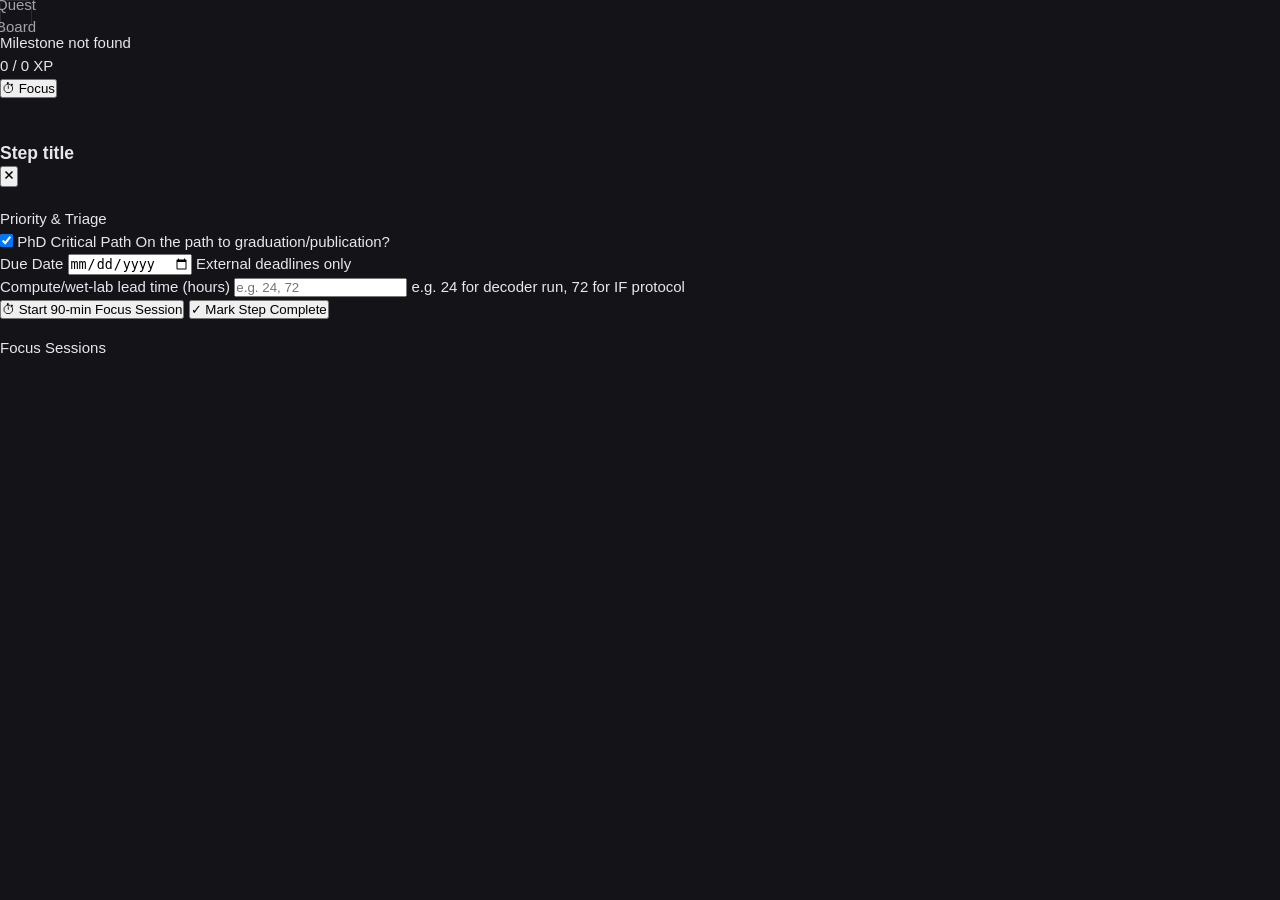
<file: detail.html>
<!DOCTYPE html>
<html lang="en" data-theme="dark">
<head>
  <meta charset="UTF-8" />
  <meta name="viewport" content="width=device-width, initial-scale=1.0" />
  <title>Quest Path — Rahma's Quest Board</title>
  <link rel="preconnect" href="https://fonts.googleapis.com" />
  <link rel="preconnect" href="https://fonts.gstatic.com" crossorigin />
  <link href="https://fonts.googleapis.com/css2?family=Fredoka:wght@400;500;600;700&family=Plus+Jakarta+Sans:wght@400;500;600;700&display=swap" rel="stylesheet" />
  <link rel="stylesheet" href="style.css" />
</head>
<body class="detail-page">

<!-- HEADER -->
<header class="detail-header">
  <div class="detail-header-inner">
    <a href="index.html" class="back-btn">
      <svg width="16" height="16" viewBox="0 0 24 24" fill="none" stroke="currentColor" stroke-width="2.5"><path d="M19 12H5M12 19l-7-7 7-7"/></svg>
      Quest Board
    </a>
    <div class="detail-milestone-title" id="detailTitle">Loading…</div>
    <div class="xp-progress-badge" id="xpProgressBadge">0 / 0 XP</div>
    <button class="focus-mode-btn" id="detailFocusBtn" style="flex-shrink:0">⏱ Focus</button>
    <!-- Lead time warning (inline) -->
    <div id="detailLeadWarn" class="lead-time-badge" style="display:none"></div>
  </div>
</header>

<!-- CANDY LAND PATH -->
<div class="candy-path-container">
  <div class="candy-path" id="candyPath">
    <!-- Rendered by JS -->
  </div>
</div>

<!-- STEP DETAIL DRAWER -->
<div class="step-drawer-overlay" id="stepDrawerOverlay">
  <div class="step-drawer" id="stepDrawer" role="dialog" aria-modal="true">
    <div class="step-drawer-handle"></div>
    <div class="step-drawer-header">
      <div>
        <div id="drawerTypeBadge" class="step-type-badge type-code" style="margin-bottom:8px"></div>
        <h3 class="step-drawer-title" id="drawerTitle">Step title</h3>
      </div>
      <button class="step-drawer-close" id="drawerClose" aria-label="Close">
        <svg width="14" height="14" viewBox="0 0 24 24" fill="none" stroke="currentColor" stroke-width="2.5"><path d="M18 6 6 18M6 6l12 12"/></svg>
      </button>
    </div>

    <p class="step-drawer-desc" id="drawerDesc"></p>

    <!-- Gate criteria (shown for gate steps) -->
    <div id="drawerGateBox" class="gate-criteria-box" style="display:none">
      <div class="gate-criteria-title">🛡 Robustness Gate Criteria</div>
      <div id="drawerGateItems"></div>
    </div>

    <!-- Checklist -->
    <div id="drawerChecklistSection" style="display:none">
      <div class="checklist-section-title">Checklist</div>
      <div id="drawerChecklist"></div>
    </div>

    <!-- TRIAGE FIELDS IN STEP DRAWER -->
    <div class="triage-fields-section" style="margin-top:20px">
      <div class="triage-fields-title">Priority & Triage</div>
      <div class="triage-field-row">
        <label class="triage-toggle-label">
          <input type="checkbox" id="drawerPhdCritical" checked />
          <span class="triage-toggle-switch"></span>
          PhD Critical Path
        </label>
        <span class="triage-field-hint">On the path to graduation/publication?</span>
      </div>
      <div class="triage-field-row">
        <label class="modal-field-label" for="drawerDueDate">Due Date</label>
        <input type="date" id="drawerDueDate" class="modal-input triage-date-input" />
        <span class="triage-field-hint">External deadlines only</span>
      </div>
      <div class="triage-field-row">
        <label class="modal-field-label" for="drawerComputeLead">Compute/wet-lab lead time (hours)</label>
        <input type="number" id="drawerComputeLead" class="modal-input triage-number-input" placeholder="e.g. 24, 72" min="0" />
        <span class="triage-field-hint">e.g. 24 for decoder run, 72 for IF protocol</span>
      </div>
    </div>

    <div class="drawer-actions" id="drawerActions">
      <button class="focus-session-btn" id="drawerFocusBtn">⏱ Start 90-min Focus Session</button>
      <button class="mark-done-btn" id="drawerMarkDone">✓ Mark Step Complete</button>
    </div>

    <!-- Session count -->
    <div class="session-dots-area" id="drawerSessionArea" style="margin-top:16px">
      <div class="session-dots-label">Focus Sessions</div>
      <div class="session-dots" id="drawerSessionDots"></div>
    </div>
  </div>
</div>

<!-- CONFETTI -->
<canvas id="confettiCanvas" aria-hidden="true"></canvas>

<script src="data.js"></script>
<script src="app.js"></script>
<script src="triage.js"></script>
<script>
// ============================================================
// DETAIL PAGE — Candy Land path renderer
// ============================================================

const STEPS_PER_ROW = 4;
const TYPE_CLASS = {
  code: 'type-code', figure: 'type-figure', wetlab: 'type-wetlab',
  learning: 'type-learning', validation: 'type-validation',
  writing: 'type-writing', setup: 'type-setup',
};
const TYPE_LABEL = {
  code: 'CODE', figure: 'FIGURE', wetlab: 'WET LAB',
  learning: 'LEARN', validation: 'VALIDATE', writing: 'WRITING', setup: 'SETUP',
};

let currentMilestone = null;
let currentStep = null;
let allFlatSteps = []; // [{step, milestoneId, isGate, isReward}, ...]

// Parse URL param
function getMilestoneId() {
  return new URLSearchParams(window.location.search).get('id');
}

function findMilestone(id) {
  for (const trackId of TRACK_ORDER) {
    for (const m of (QUEST_DATA[trackId] || [])) {
      if (m.id === id) return m;
    }
  }
  // Custom projects
  for (const proj of loadCustomProjects()) {
    for (const m of (proj.milestones || [])) {
      if (m.id === id) return m;
    }
  }
  return null;
}

function getAccentVar(category) {
  const map = {
    flagship:'var(--c-flagship)', methods:'var(--c-methods)', network:'var(--c-network)',
    package:'var(--c-package)', cursor:'var(--c-cursor)', learning:'var(--c-learning)', career:'var(--c-career)',
  };
  return map[category] || 'var(--c-flagship)';
}

// Build flat steps list including gate + reward sentinel
function buildFlatSteps(milestone) {
  const flat = [];
  (milestone.steps || []).forEach(step => {
    flat.push({ step, milestoneId: milestone.id, isGate: false, isReward: false });
  });
  if (milestone.gate) {
    flat.push({
      step: { id: milestone.id + '-gate', title: milestone.gate.title, type: 'gate', xp: 0 },
      milestoneId: milestone.id, isGate: true, isReward: false, gate: milestone.gate,
    });
  }
  flat.push({
    step: { id: milestone.id + '-reward', title: milestone.reward || '🏆 Milestone Complete!', type: 'reward', xp: 0 },
    milestoneId: milestone.id, isGate: false, isReward: true,
  });
  return flat;
}

function getStepStatus(milestoneId, stepId, idx, flatSteps) {
  // Gate/reward use special keys
  const ss = getStepState(milestoneId, stepId);
  if (ss.status === 'done') return 'done';
  // Determine if unlocked: step 0 always unlocked, otherwise prev must be done
  if (idx === 0) return ss.status === 'inprogress' ? 'active' : 'active'; // first step always active
  const prevEntry = flatSteps[idx - 1];
  if (!prevEntry) return 'locked';
  const prevState = getStepState(milestoneId, prevEntry.step.id);
  if (prevState.status === 'done') {
    return ss.status === 'inprogress' ? 'active' : 'active';
  }
  return 'locked';
}

function computeStepStatuses(milestoneId, flatSteps) {
  // Walk through, determine each step's effective display state
  const statuses = [];
  let foundActive = false;
  for (let i = 0; i < flatSteps.length; i++) {
    const entry = flatSteps[i];
    const ss = getStepState(milestoneId, entry.step.id);
    if (ss.status === 'done') {
      statuses.push('done');
    } else if (!foundActive) {
      // First non-done step = active
      foundActive = true;
      statuses.push('active');
    } else {
      statuses.push('locked');
    }
  }
  return statuses;
}

// SVG avatar — little researcher
const AVATAR_SVG = `<svg width="32" height="36" viewBox="0 0 32 36" fill="none" xmlns="http://www.w3.org/2000/svg" aria-label="You are here">
  <circle cx="16" cy="8" r="6" fill="#a78bfa"/>
  <path d="M6 28c0-5.523 4.477-10 10-10s10 4.477 10 10" fill="#a78bfa" opacity="0.85"/>
  <rect x="11" y="18" width="10" height="11" rx="2" fill="#06b6d4" opacity="0.9"/>
  <circle cx="16" cy="8" r="3.5" fill="white" opacity="0.3"/>
  <circle cx="14.5" cy="7.5" r="1" fill="white"/>
  <circle cx="17.5" cy="7.5" r="1" fill="white"/>
  <path d="M14 10 Q16 11.5 18 10" stroke="white" stroke-width="1" stroke-linecap="round" fill="none"/>
  <ellipse cx="16" cy="36" rx="8" ry="3" fill="#a78bfa" opacity="0.18"/>
</svg>`;

function renderPath(milestone) {
  const container = document.getElementById('candyPath');
  container.innerHTML = '';
  const accent = getAccentVar(milestone.category);
  document.documentElement.style.setProperty('--detail-accent', accent);

  const flatSteps = buildFlatSteps(milestone);
  allFlatSteps = flatSteps;
  const statuses = computeStepStatuses(milestone.id, flatSteps);
  const activeIdx = statuses.indexOf('active');

  // Chunk into rows of STEPS_PER_ROW
  let idx = 0;
  let rowNum = 0;
  while (idx < flatSteps.length) {
    const rowEntries = flatSteps.slice(idx, idx + STEPS_PER_ROW);
    const rowStatuses = statuses.slice(idx, idx + STEPS_PER_ROW);
    const isReverse = rowNum % 2 === 1;
    const isLastRow = idx + STEPS_PER_ROW >= flatSteps.length;

    const rowDiv = document.createElement('div');
    rowDiv.className = 'path-row' + (isReverse ? ' reverse' : '');

    rowEntries.forEach((entry, ri) => {
      const globalIdx = idx + ri;
      const status = rowStatuses[ri];
      const step = entry.step;

      // Step card
      const card = document.createElement('div');
      const isActive = status === 'active';
      const isDone = status === 'done';
      const isLocked = status === 'locked';
      let cardClass = 'step-card';
      if (entry.isGate) cardClass += ' gate-card';
      else if (entry.isReward) cardClass += ' reward-card';
      else if (isDone) cardClass += ' done';
      else if (isActive) cardClass += ' active';
      else if (isLocked) cardClass += ' locked';
      card.className = cardClass;
      card.dataset.stepIdx = globalIdx;
      card.setAttribute('tabindex', isLocked ? '-1' : '0');

      // Avatar on active step
      if (isActive) {
        const avatarWrap = document.createElement('div');
        avatarWrap.className = 'user-avatar-wrap';
        avatarWrap.setAttribute('aria-label', 'You are here');
        avatarWrap.innerHTML = AVATAR_SVG;
        card.appendChild(avatarWrap);
      }

      // Step number / icon
      const numDiv = document.createElement('div');
      numDiv.className = 'step-num';
      if (entry.isGate) numDiv.textContent = '🛡';
      else if (entry.isReward) numDiv.textContent = '🏆';
      else numDiv.textContent = (globalIdx + 1).toString();
      card.appendChild(numDiv);

      // Type badge
      const badge = document.createElement('div');
      const typeKey = step.type || 'code';
      badge.className = 'step-type-badge ' + (TYPE_CLASS[typeKey] || 'type-code');
      badge.textContent = entry.isGate ? 'GATE' : entry.isReward ? 'REWARD' : (TYPE_LABEL[typeKey] || typeKey.toUpperCase());
      card.appendChild(badge);

      // Title
      const titleDiv = document.createElement('div');
      titleDiv.className = 'step-title';
      titleDiv.textContent = step.title;
      card.appendChild(titleDiv);

      // XP
      if (step.xp && !entry.isGate && !entry.isReward) {
        const xpDiv = document.createElement('div');
        xpDiv.className = 'step-xp';
        xpDiv.textContent = '+' + step.xp + ' XP';
        card.appendChild(xpDiv);
      }

      // Overlay icons
      if (isDone) {
        const chk = document.createElement('div');
        chk.className = 'step-done-check';
        chk.textContent = '✓';
        card.appendChild(chk);
      } else if (isLocked) {
        const lck = document.createElement('div');
        lck.className = 'step-lock-icon';
        lck.textContent = '🔒';
        card.appendChild(lck);
      }

      // Lead time badge on step card
      const triageData = getStepTriageData(milestone.id, step.id);
      if (triageData && triageData.compute_lead_hrs && triageData.due_date && !isDone) {
        const warn = getLeadTimeWarning(triageData);
        if (warn) {
          const badge2 = document.createElement('div');
          badge2.className = 'step-lead-badge ' + (warn.level === 'red' ? 'lead-red' : 'lead-yellow');
          badge2.textContent = '⏰';
          badge2.title = warn.message;
          card.appendChild(badge2);
        }
      }

      // Quadrant badge
      if (!entry.isGate && !entry.isReward) {
        const q = getStepQuadrant(milestone.id, step.id, step);
        if (q === 'Q1') {
          const qb = document.createElement('div');
          qb.className = 'step-quadrant-badge q1-badge';
          qb.textContent = 'Q1';
          card.appendChild(qb);
        } else if (q === 'Q3') {
          const qb = document.createElement('div');
          qb.className = 'step-quadrant-badge q3-badge';
          qb.textContent = 'Q3';
          card.appendChild(qb);
        }
      }

      // Click handler
      if (!isLocked || entry.isReward) {
        card.addEventListener('click', () => openStepDrawer(globalIdx));
        card.addEventListener('keydown', e => { if (e.key === 'Enter' || e.key === ' ') openStepDrawer(globalIdx); });
      }

      rowDiv.appendChild(card);

      // Connector between cards
      if (ri < rowEntries.length - 1) {
        const conn = document.createElement('div');
        conn.className = 'connector';
        conn.setAttribute('aria-hidden', 'true');
        conn.innerHTML = '<svg width="14" height="14" viewBox="0 0 24 24" fill="none" stroke="currentColor" stroke-width="2.5" opacity="0.3"><path d="M5 12h14M12 5l7 7-7 7"/></svg>';
        rowDiv.appendChild(conn);
      }
    });

    container.appendChild(rowDiv);

    // Curved connector between rows (not after last)
    if (!isLastRow) {
      const connRow = document.createElement('div');
      connRow.className = 'path-row-connector' + (isReverse ? ' reverse' : '');
      connRow.setAttribute('aria-hidden', 'true');
      // A curved arrow suggesting the path turns
      connRow.innerHTML = isReverse
        ? `<svg width="48" height="40" viewBox="0 0 48 40" fill="none" stroke="currentColor" stroke-width="2" opacity="0.45"><path d="M44 4 C44 24 4 16 4 36" stroke-dasharray="4 3" stroke-linecap="round"/><path d="M4 30 L4 36 L10 36"/></svg>`
        : `<svg width="48" height="40" viewBox="0 0 48 40" fill="none" stroke="currentColor" stroke-width="2" opacity="0.45"><path d="M4 4 C4 24 44 16 44 36" stroke-dasharray="4 3" stroke-linecap="round"/><path d="M44 30 L44 36 L38 36"/></svg>`;
      container.appendChild(connRow);
    }

    idx += STEPS_PER_ROW;
    rowNum++;
  }
}

function updateXPBadge(milestone) {
  const badge = document.getElementById('xpProgressBadge');
  let earned = 0;
  let total = 0;
  (milestone.steps || []).forEach(step => {
    total += (step.xp || 0);
    if (getStepState(milestone.id, step.id).status === 'done') earned += (step.xp || 0);
  });
  badge.textContent = `${earned} / ${total} XP`;
}

// ---- STEP DRAWER ----
function openStepDrawer(flatIdx) {
  const entry = allFlatSteps[flatIdx];
  if (!entry) return;
  currentStep = entry;
  const step = entry.step;
  const milestoneId = entry.milestoneId;

  document.getElementById('drawerTitle').textContent = step.title;

  const typeKey = step.type || 'code';
  const typeBadge = document.getElementById('drawerTypeBadge');
  typeBadge.className = 'step-type-badge ' + (TYPE_CLASS[typeKey] || 'type-code');
  typeBadge.textContent = entry.isGate ? 'GATE' : entry.isReward ? 'REWARD' : (TYPE_LABEL[typeKey] || typeKey.toUpperCase());

  document.getElementById('drawerDesc').textContent = step.desc || (entry.isReward ? currentMilestone.reward || '' : '');

  // Gate box
  const gateBox = document.getElementById('drawerGateBox');
  const gateItems = document.getElementById('drawerGateItems');
  if (entry.isGate && entry.gate) {
    gateBox.style.display = '';
    gateItems.innerHTML = (entry.gate.items || []).map(item =>
      `<div class="gate-criteria-item"><span>◆</span><span>${item}</span></div>`
    ).join('');
  } else {
    gateBox.style.display = 'none';
  }

  // Checklist
  const checkSection = document.getElementById('drawerChecklistSection');
  const checkDiv = document.getElementById('drawerChecklist');
  if (step.checklist && step.checklist.length) {
    checkSection.style.display = '';
    const ss = getStepState(milestoneId, step.id);
    const checked = ss.checklist || {};
    checkDiv.innerHTML = '';
    step.checklist.forEach((item, ci) => {
      const row = document.createElement('div');
      row.className = 'checklist-item';
      const isChecked = !!checked['item' + ci];
      row.innerHTML = `
        <div class="checklist-checkbox ${isChecked ? 'checked' : ''}"></div>
        <span class="checklist-label ${isChecked ? 'checked' : ''}">${item}</span>
      `;
      row.addEventListener('click', () => toggleChecklist(milestoneId, step.id, ci, step.checklist.length));
      checkDiv.appendChild(row);
    });
  } else {
    checkSection.style.display = 'none';
  }

  // Triage fields
  const triageData = getStepTriageData(milestoneId, step.id);
  const defaultPhdCritical = step.phd_critical !== undefined ? step.phd_critical : true;
  document.getElementById('drawerPhdCritical').checked = triageData.phd_critical !== undefined ? triageData.phd_critical : defaultPhdCritical;
  document.getElementById('drawerDueDate').value = triageData.due_date || '';
  document.getElementById('drawerComputeLead').value = triageData.compute_lead_hrs !== undefined ? triageData.compute_lead_hrs : (step.compute_lead_hrs || '');

  // Session dots
  const sessionDots = document.getElementById('drawerSessionDots');
  const sessions = ss ? (ss.sessions || 0) : 0;
  sessionDots.innerHTML = '';
  const maxDots = Math.max(sessions + 3, 5);
  for (let i = 0; i < maxDots; i++) {
    const dot = document.createElement('div');
    dot.className = 'session-dot' + (i < sessions ? ' filled' : '');
    sessionDots.appendChild(dot);
  }

  // Mark done button state
  const markDoneBtn = document.getElementById('drawerMarkDone');
  const stepSs = getStepState(milestoneId, step.id);
  if (stepSs.status === 'done') {
    markDoneBtn.textContent = '✓ Completed!';
    markDoneBtn.disabled = true;
  } else {
    markDoneBtn.textContent = '✓ Mark Step Complete';
    markDoneBtn.disabled = false;
    // Require all checklist items if checklist exists
    if (step.checklist && step.checklist.length) {
      const checked = getStepState(milestoneId, step.id).checklist || {};
      const allDone = step.checklist.every((_, ci) => !!checked['item' + ci]);
      markDoneBtn.disabled = !allDone;
      markDoneBtn.title = allDone ? '' : 'Complete all checklist items first';
    }
  }

  // Focus button
  document.getElementById('drawerFocusBtn').onclick = () => {
    window.location.href = `focus.html?stepId=${encodeURIComponent(step.id)}&milestoneId=${encodeURIComponent(milestoneId)}`;
  };

  // Hide actions for reward card
  document.getElementById('drawerActions').style.display = entry.isReward ? 'none' : '';

  // Open
  const overlay = document.getElementById('stepDrawerOverlay');
  overlay.classList.add('open');
  document.body.style.overflow = 'hidden';
}

function closeStepDrawer() {
  // Save triage fields before closing
  if (currentStep) {
    const milestoneId = currentStep.milestoneId;
    const stepId = currentStep.step.id;
    saveStepTriageData(milestoneId, stepId, {
      phd_critical: document.getElementById('drawerPhdCritical').checked,
      due_date: document.getElementById('drawerDueDate').value || null,
      compute_lead_hrs: parseFloat(document.getElementById('drawerComputeLead').value) || null,
    });
  }
  document.getElementById('stepDrawerOverlay').classList.remove('open');
  document.body.style.overflow = '';
  currentStep = null;
}

function toggleChecklist(milestoneId, stepId, ci, total) {
  const ss = getStepState(milestoneId, stepId);
  const checked = { ...(ss.checklist || {}) };
  checked['item' + ci] = !checked['item' + ci];
  setStepState(milestoneId, stepId, { checklist: checked });

  // Re-render checklist in drawer
  const checkDiv = document.getElementById('drawerChecklist');
  checkDiv.querySelectorAll('.checklist-item').forEach((row, idx) => {
    const box = row.querySelector('.checklist-checkbox');
    const label = row.querySelector('.checklist-label');
    const isNowChecked = !!checked['item' + idx];
    box.className = 'checklist-checkbox' + (isNowChecked ? ' checked' : '');
    label.className = 'checklist-label' + (isNowChecked ? ' checked' : '');
  });

  // Update mark done button
  const markDoneBtn = document.getElementById('drawerMarkDone');
  const allDone = Object.keys(checked).length === total && Object.values(checked).every(Boolean);
  markDoneBtn.disabled = !allDone;
  markDoneBtn.title = allDone ? '' : 'Complete all checklist items first';
}

function markStepDone() {
  if (!currentStep) return;
  const { step, milestoneId } = currentStep;
  const ss = getStepState(milestoneId, step.id);
  if (ss.status === 'done') return;

  setStepState(milestoneId, step.id, { status: 'done' });

  // XP gain notification
  if (step.xp) {
    showXPToast(step.xp, step.title);
  }

  closeStepDrawer();
  renderPath(currentMilestone);
  updateXPBadge(currentMilestone);
  triggerConfetti();

  // Check if all steps done → milestone done
  const allDone = (currentMilestone.steps || []).every(s => getStepState(milestoneId, s.id).status === 'done');
  if (allDone) {
    setMilestoneState(milestoneId, { status: 'done' });
  }
}

function showXPToast(xp, title) {
  const toast = document.createElement('div');
  toast.className = 'xp-toast';
  toast.innerHTML = `<span class="xp-toast-num">+${xp} XP</span><span class="xp-toast-label">${title}</span>`;
  document.body.appendChild(toast);
  setTimeout(() => toast.classList.add('show'), 50);
  setTimeout(() => {
    toast.classList.remove('show');
    setTimeout(() => toast.remove(), 400);
  }, 2500);
}

// ---- INIT ----
document.addEventListener('DOMContentLoaded', () => {
  loadState();
  // Apply saved theme
  const theme = localStorage.getItem('theme') || 'dark';
  document.documentElement.setAttribute('data-theme', theme);

  const milestoneId = getMilestoneId();
  if (!milestoneId) {
    document.getElementById('detailTitle').textContent = 'Milestone not found';
    return;
  }

  currentMilestone = findMilestone(milestoneId);
  if (!currentMilestone) {
    document.getElementById('detailTitle').textContent = 'Milestone not found';
    return;
  }

  document.title = currentMilestone.title + ' — Quest Board';
  document.getElementById('detailTitle').textContent = currentMilestone.emoji + ' ' + currentMilestone.title;

  // Focus button → top Q1/Q3 step
  document.getElementById('detailFocusBtn').addEventListener('click', () => {
    const flatSteps = buildFlatSteps(currentMilestone);
    const statuses = computeStepStatuses(currentMilestone.id, flatSteps);
    const activeIdx = statuses.indexOf('active');
    if (activeIdx >= 0 && !flatSteps[activeIdx].isGate && !flatSteps[activeIdx].isReward) {
      const step = flatSteps[activeIdx].step;
      window.location.href = `focus.html?stepId=${encodeURIComponent(step.id)}&milestoneId=${encodeURIComponent(currentMilestone.id)}`;
    } else {
      window.location.href = 'focus.html';
    }
  });

  renderPath(currentMilestone);
  updateXPBadge(currentMilestone);

  // Lead time warning in header
  checkDetailLeadWarning(currentMilestone);

  // Drawer events
  document.getElementById('drawerClose').addEventListener('click', closeStepDrawer);
  document.getElementById('stepDrawerOverlay').addEventListener('click', e => {
    if (e.target === document.getElementById('stepDrawerOverlay')) closeStepDrawer();
  });
  document.getElementById('drawerMarkDone').addEventListener('click', markStepDone);
  document.addEventListener('keydown', e => { if (e.key === 'Escape') closeStepDrawer(); });
});

function checkDetailLeadWarning(milestone) {
  const warnDiv = document.getElementById('detailLeadWarn');
  const flatSteps = buildFlatSteps(milestone);
  for (const entry of flatSteps) {
    if (entry.isGate || entry.isReward) continue;
    const triageData = getStepTriageData(milestone.id, entry.step.id);
    const leadHrs = triageData.compute_lead_hrs || entry.step.compute_lead_hrs;
    const dueDate = triageData.due_date;
    if (leadHrs && dueDate) {
      const warn = getLeadTimeWarning({ compute_lead_hrs: leadHrs, due_date: dueDate });
      if (warn) {
        warnDiv.style.display = '';
        warnDiv.className = 'lead-time-badge ' + (warn.level === 'red' ? 'lead-red' : 'lead-yellow');
        warnDiv.textContent = warn.level === 'red' ? '🚨 ' + warn.message : '⚠️ ' + warn.message;
        return;
      }
    }
  }
}
</script>
</body>
</html>
</file>
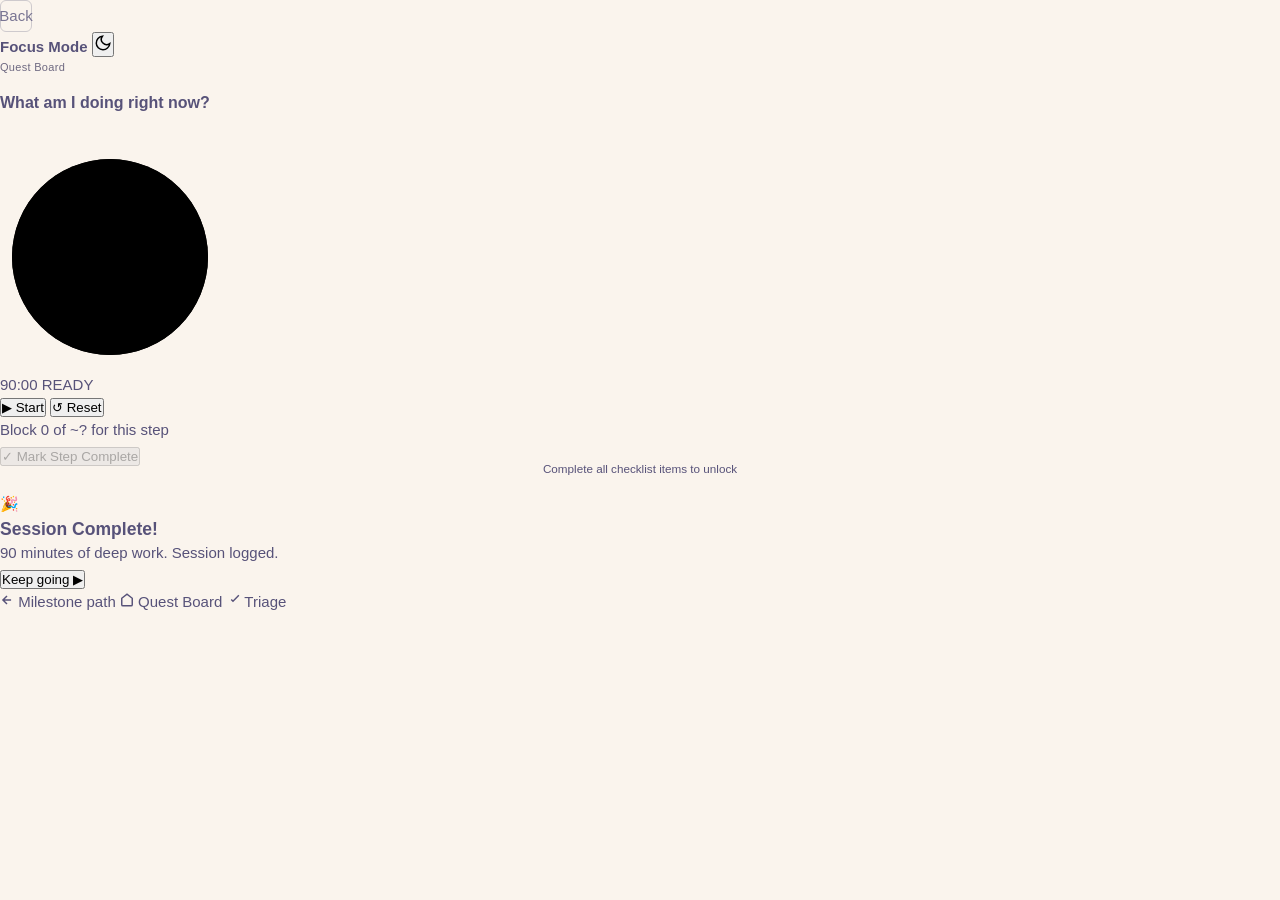
<file: focus.html>
<!DOCTYPE html>
<html lang="en" data-theme="dark">
<head>
  <meta charset="UTF-8" />
  <meta name="viewport" content="width=device-width, initial-scale=1.0" />
  <title>Focus Mode — Rahma's Quest Board</title>
  <link rel="preconnect" href="https://fonts.googleapis.com" />
  <link rel="preconnect" href="https://fonts.gstatic.com" crossorigin />
  <link href="https://fonts.googleapis.com/css2?family=Fredoka:wght@400;500;600;700&family=Plus+Jakarta+Sans:wght@400;500;600;700&display=swap" rel="stylesheet" />
  <link rel="stylesheet" href="style.css" />
</head>
<body class="focus-page">

<!-- LEAD TIME WARNING BANNER -->
<div id="focusLeadWarn" class="lead-time-banner" style="display:none"></div>

<!-- HEADER -->
<header class="focus-header">
  <a href="javascript:history.back()" class="back-btn" style="flex-shrink:0">
    <svg width="16" height="16" viewBox="0 0 24 24" fill="none" stroke="currentColor" stroke-width="2.5"><path d="M19 12H5M12 19l-7-7 7-7"/></svg>
    Back
  </a>
  <span style="font-family:var(--font-display);font-weight:700;font-size:1rem;color:var(--text);flex:1;text-align:center">Focus Mode</span>
  <button class="theme-toggle" data-theme-toggle aria-label="Toggle theme" style="flex-shrink:0">
    <svg width="18" height="18" viewBox="0 0 24 24" fill="none" stroke="currentColor" stroke-width="2"><path d="M21 12.79A9 9 0 1 1 11.21 3 7 7 0 0 0 21 12.79z"/></svg>
  </button>
</header>

<!-- MAIN FOCUS AREA -->
<main class="focus-main">

  <!-- Breadcrumb -->
  <div class="focus-breadcrumb" id="focusBreadcrumb">Quest Board</div>

  <!-- Step title — ALWAYS VISIBLE -->
  <h1 class="focus-step-title" id="focusStepTitle">What am I doing right now?</h1>

  <!-- Quadrant badge -->
  <div id="focusQuadrantBadge" style="margin-bottom:24px;display:none"></div>

  <!-- TIMER -->
  <div class="timer-container">
    <div class="timer-ring-wrap" id="timerRingWrap">
      <svg class="timer-ring-svg" width="220" height="220" viewBox="0 0 220 220">
        <defs>
          <linearGradient id="timerGrad" x1="0%" y1="0%" x2="100%" y2="0%">
            <stop offset="0%" stop-color="#f97316"/>
            <stop offset="100%" stop-color="#ef4444"/>
          </linearGradient>
        </defs>
        <circle class="timer-ring-bg" cx="110" cy="110" r="98"/>
        <circle class="timer-ring-fill" id="timerRingFill" cx="110" cy="110" r="98"
          stroke-dasharray="615.75"
          stroke-dashoffset="0"/>
      </svg>
      <div class="timer-display">
        <span id="timerText">90:00</span>
        <span class="timer-label-small" id="timerStatusLabel">READY</span>
      </div>
    </div>

    <div class="timer-controls">
      <button class="timer-start-btn" id="timerStartBtn">▶ Start</button>
      <button class="timer-reset-btn" id="timerResetBtn">↺ Reset</button>
    </div>
  </div>

  <!-- SESSION DOTS -->
  <div class="session-dots-area">
    <div class="session-dots-label" id="sessionDotsLabel">Block 0 of ~? for this step</div>
    <div class="session-dots" id="sessionDots"></div>
    <div class="session-blocks-note" id="sessionBlocksNote" style="font-size:0.72rem;color:var(--text-faint);text-align:center;margin-top:4px"></div>
  </div>

  <!-- CHECKLIST MINI-VIEW -->
  <div class="focus-checklist-area" id="focusChecklistArea" style="display:none">
    <div class="focus-checklist-title" id="focusChecklistTitle">Step checklist</div>
    <div class="focus-progress-bar-wrap">
      <div class="focus-progress-bar-fill" id="focusProgressBar" style="width:0%"></div>
    </div>
    <div id="focusChecklist"></div>
  </div>

  <!-- MARK COMPLETE -->
  <button class="focus-mark-done-btn" id="focusMarkDone" disabled>
    ✓ Mark Step Complete
  </button>
  <div id="focusMarkDoneHint" style="font-size:0.78rem;color:var(--text-faint);text-align:center;margin-top:-8px;margin-bottom:16px">
    Complete all checklist items to unlock
  </div>

  <!-- NEXT SUGGESTION -->
  <div id="focusNextSuggestion" class="focus-next-suggestion" style="display:none"></div>

</main>

<!-- SESSION COMPLETE BANNER -->
<div class="session-complete-banner" id="sessionCompleteBanner">
  <div class="session-complete-emoji">🎉</div>
  <h3 class="session-complete-title">Session Complete!</h3>
  <p class="session-complete-sub" id="sessionCompleteSubtext">90 minutes of deep work. Session logged.</p>
  <p class="session-block-progress" id="sessionBlockProgress" style="font-size:0.8rem;color:rgba(255,255,255,0.6);margin-top:4px"></p>
  <button class="session-continue-btn" id="sessionContinueBtn">Keep going ▶</button>
</div>

<!-- FOOTER NAV -->
<footer class="focus-footer">
  <a href="javascript:history.back()" class="focus-footer-link">
    <svg width="14" height="14" viewBox="0 0 24 24" fill="none" stroke="currentColor" stroke-width="2.5"><path d="M19 12H5M12 19l-7-7 7-7"/></svg>
    Milestone path
  </a>
  <a href="index.html" class="focus-footer-link">
    <svg width="14" height="14" viewBox="0 0 24 24" fill="none" stroke="currentColor" stroke-width="2.5"><path d="M3 9l9-7 9 7v11a2 2 0 01-2 2H5a2 2 0 01-2-2z"/></svg>
    Quest Board
  </a>
  <a href="misc.html" class="focus-footer-link">
    <svg width="14" height="14" viewBox="0 0 24 24" fill="none" stroke="currentColor" stroke-width="2.5"><path d="M9 11l3 3L22 4"/></svg>
    Triage
  </a>
</footer>

<!-- CONFETTI -->
<canvas id="confettiCanvas" aria-hidden="true"></canvas>

<script src="data.js"></script>
<script src="app.js"></script>
<script src="triage.js"></script>
<script>
// ============================================================
// FOCUS PAGE — 90-min Pomodoro + ADHD optimizations
// ============================================================

const TOTAL_SECONDS = 90 * 60; // 90 minutes
const CIRCUMFERENCE = 2 * Math.PI * 98; // 615.75

let timerInterval = null;
let secondsLeft = TOTAL_SECONDS;
let timerRunning = false;
let currentStepData = null;
let currentMilestoneId = null;
let currentStepId = null;

// ---- PARSE URL PARAMS ----
function getParams() {
  const p = new URLSearchParams(window.location.search);
  return { stepId: p.get('stepId'), milestoneId: p.get('milestoneId') };
}

// ---- FIND STEP ----
function findStep(stepId, milestoneId) {
  for (const trackId of TRACK_ORDER) {
    for (const m of (QUEST_DATA[trackId] || [])) {
      if (milestoneId && m.id !== milestoneId) continue;
      for (const step of (m.steps || [])) {
        if (step.id === stepId) return { step, milestone: m };
      }
    }
  }
  return null;
}

// ---- FIND BEST STEP (Q1 first, then Q3) ----
function findBestStep() {
  // Look for Q1 step first
  for (const trackId of TRACK_ORDER) {
    for (const m of (QUEST_DATA[trackId] || [])) {
      for (const step of (m.steps || [])) {
        const ss = getStepState(m.id, step.id);
        if (ss.status === 'done') continue;
        const q = getStepQuadrant(m.id, step.id, step);
        if (q === 'Q1') return { step, milestone: m };
      }
    }
  }
  // Then Q3
  for (const trackId of TRACK_ORDER) {
    for (const m of (QUEST_DATA[trackId] || [])) {
      for (const step of (m.steps || [])) {
        const ss = getStepState(m.id, step.id);
        if (ss.status === 'done') continue;
        const q = getStepQuadrant(m.id, step.id, step);
        if (q === 'Q3') return { step, milestone: m };
      }
    }
  }
  // Any active step
  for (const trackId of TRACK_ORDER) {
    for (const m of (QUEST_DATA[trackId] || [])) {
      for (const step of (m.steps || [])) {
        const ss = getStepState(m.id, step.id);
        if (ss.status !== 'done') return { step, milestone: m };
      }
    }
  }
  return null;
}

// ---- TIMER RENDERING ----
function formatTime(secs) {
  const m = Math.floor(secs / 60);
  const s = secs % 60;
  return String(m).padStart(2, '0') + ':' + String(s).padStart(2, '0');
}

function updateTimerDisplay() {
  document.getElementById('timerText').textContent = formatTime(secondsLeft);
  // Ring
  const fill = document.getElementById('timerRingFill');
  const progress = (TOTAL_SECONDS - secondsLeft) / TOTAL_SECONDS;
  fill.style.strokeDashoffset = CIRCUMFERENCE * (1 - progress);
  // Browser tab title
  if (timerRunning && currentStepData) {
    const name = currentStepData.step.title.substring(0, 30);
    document.title = `⏱ ${formatTime(secondsLeft)} — ${name}`;
  }
}

function startTimer() {
  if (timerRunning) return;
  timerRunning = true;
  document.getElementById('timerStartBtn').textContent = '⏸ Pause';
  document.getElementById('timerStartBtn').classList.add('paused');
  document.getElementById('timerStatusLabel').textContent = 'RUNNING';

  timerInterval = setInterval(() => {
    secondsLeft--;
    updateTimerDisplay();
    if (secondsLeft <= 0) {
      clearInterval(timerInterval);
      timerRunning = false;
      onSessionComplete();
    }
  }, 1000);
}

function pauseTimer() {
  clearInterval(timerInterval);
  timerRunning = false;
  document.getElementById('timerStartBtn').textContent = '▶ Resume';
  document.getElementById('timerStartBtn').classList.remove('paused');
  document.getElementById('timerStatusLabel').textContent = 'PAUSED';
  document.title = 'Focus Mode — Quest Board';
}

function resetTimer() {
  clearInterval(timerInterval);
  timerRunning = false;
  secondsLeft = TOTAL_SECONDS;
  updateTimerDisplay();
  document.getElementById('timerStartBtn').textContent = '▶ Start';
  document.getElementById('timerStartBtn').classList.remove('paused');
  document.getElementById('timerStatusLabel').textContent = 'READY';
  document.title = 'Focus Mode — Quest Board';
}

function onSessionComplete() {
  document.getElementById('timerStatusLabel').textContent = 'DONE!';
  document.title = '🎉 Session Complete! — Quest Board';

  // Save session count
  if (currentStepId && currentMilestoneId) {
    const ss = getStepState(currentMilestoneId, currentStepId);
    setStepState(currentMilestoneId, currentStepId, { sessions: (ss.sessions || 0) + 1 });
    renderSessionDots();
  }

  // Browser notification
  if (Notification.permission === 'granted') {
    new Notification('Session Complete! 🎉', {
      body: `90 minutes on "${currentStepData?.step?.title}" — take a 10 min break!`,
      icon: 'data:image/svg+xml,<svg xmlns="http://www.w3.org/2000/svg" width="32" height="32"><text y="28" font-size="28">🔬</text></svg>'
    });
  }

  // Show banner with block progress
  const banner = document.getElementById('sessionCompleteBanner');
  const ss2 = getStepState(currentMilestoneId, currentStepId);
  const completedNow = ss2.sessions || 1;
  const estimated = currentStepData?.step?.estimated_blocks || null;

  document.getElementById('sessionCompleteSubtext').textContent =
    `Block #${completedNow} logged — 90 min of deep work done.`;

  const progressEl = document.getElementById('sessionBlockProgress');
  if (progressEl && estimated) {
    if (completedNow < estimated) {
      const left = estimated - completedNow;
      progressEl.textContent = `${completedNow} of ~${estimated} blocks for this step — ~${left} to go`;
    } else if (completedNow === estimated) {
      progressEl.textContent = `✅ Hit the estimate (${estimated} blocks) — check checklist to close this step`;
    } else {
      progressEl.textContent = `${completedNow} blocks in — this one ran deeper than estimated, that's fine`;
    }
  } else if (progressEl) {
    progressEl.textContent = '';
  }

  banner.classList.add('show');

  triggerConfetti();
}

function renderSessionDots() {
  const dotsContainer = document.getElementById('sessionDots');
  const labelEl = document.getElementById('sessionDotsLabel');
  const noteEl  = document.getElementById('sessionBlocksNote');
  if (!currentStepId || !currentMilestoneId) return;

  const ss = getStepState(currentMilestoneId, currentStepId);
  const completed = ss.sessions || 0;
  // estimated_blocks from step data — how many 90-min blocks this step typically takes
  const estimated = currentStepData?.step?.estimated_blocks || null;

  // Dot display: show estimated dots if known, else show completed + 2 ahead
  const totalDots = estimated ? Math.max(estimated, completed) : Math.max(completed + 2, 3);

  dotsContainer.innerHTML = '';
  for (let i = 0; i < totalDots; i++) {
    const dot = document.createElement('div');
    dot.className = 'session-dot' + (i < completed ? ' filled' : '');
    dotsContainer.appendChild(dot);
  }

  // Label: "Block X of ~N" or "Block X (no estimate)"
  if (labelEl) {
    if (estimated) {
      labelEl.textContent = `Block ${completed} of ~${estimated} for this step`;
    } else {
      labelEl.textContent = `${completed} block${completed !== 1 ? 's' : ''} completed on this step`;
    }
  }

  // Note: show encouragement based on progress vs estimate
  if (noteEl && estimated) {
    if (completed === 0) {
      noteEl.textContent = `Estimated ~${estimated} × 90-min blocks`;
    } else if (completed < estimated) {
      const left = estimated - completed;
      noteEl.textContent = `~${left} block${left !== 1 ? 's' : ''} to go — keep it up`;
    } else if (completed === estimated) {
      noteEl.textContent = `On track — check your checklist to close this step`;
    } else {
      noteEl.textContent = `This one ran long — totally normal for complex steps`;
    }
  } else if (noteEl) {
    noteEl.textContent = '';
  }
}

// ---- CHECKLIST ----
function renderChecklist(step, milestoneId) {
  const area = document.getElementById('focusChecklistArea');
  const checkDiv = document.getElementById('focusChecklist');
  const progressBar = document.getElementById('focusProgressBar');

  if (!step.checklist || !step.checklist.length) {
    area.style.display = 'none';
    document.getElementById('focusMarkDone').disabled = false;
    document.getElementById('focusMarkDoneHint').style.display = 'none';
    return;
  }

  area.style.display = '';
  document.getElementById('focusChecklistTitle').textContent = `Checklist (${step.title})`;

  function refresh() {
    const ss = getStepState(milestoneId, step.id);
    const checked = ss.checklist || {};
    const total = step.checklist.length;
    const doneCount = step.checklist.filter((_, ci) => !!checked['item' + ci]).length;

    progressBar.style.width = Math.round((doneCount / total) * 100) + '%';

    checkDiv.innerHTML = '';
    step.checklist.forEach((item, ci) => {
      const isChecked = !!checked['item' + ci];
      const row = document.createElement('div');
      row.className = 'checklist-item';
      row.innerHTML = `
        <div class="checklist-checkbox ${isChecked ? 'checked' : ''}"></div>
        <span class="checklist-label ${isChecked ? 'checked' : ''}">${item}</span>
      `;
      row.addEventListener('click', () => {
        const s = getStepState(milestoneId, step.id);
        const c = { ...(s.checklist || {}) };
        c['item' + ci] = !c['item' + ci];
        setStepState(milestoneId, step.id, { checklist: c });
        refresh();
      });
      checkDiv.appendChild(row);
    });

    const allDone = doneCount === total;
    document.getElementById('focusMarkDone').disabled = !allDone;
    document.getElementById('focusMarkDoneHint').style.display = allDone ? 'none' : '';
  }
  refresh();
}

// ---- INIT ----
document.addEventListener('DOMContentLoaded', () => {
  loadState();
  const theme = localStorage.getItem('theme') || 'dark';
  document.documentElement.setAttribute('data-theme', theme);

  // Theme toggle
  const toggle = document.querySelector('[data-theme-toggle]');
  toggle?.addEventListener('click', () => {
    const curr = document.documentElement.getAttribute('data-theme');
    const next = curr === 'dark' ? 'light' : 'dark';
    document.documentElement.setAttribute('data-theme', next);
    localStorage.setItem('theme', next);
  });

  // Request notification permission
  if (Notification.permission === 'default') {
    Notification.requestPermission();
  }

  // Determine step to focus on
  const { stepId, milestoneId } = getParams();
  let stepResult = null;

  if (stepId && milestoneId) {
    stepResult = findStep(stepId, milestoneId);
  }
  if (!stepResult) {
    stepResult = findBestStep();
  }

  if (stepResult) {
    currentStepData = stepResult;
    currentStepId = stepResult.step.id;
    currentMilestoneId = stepResult.milestone.id;

    // Set title
    document.getElementById('focusStepTitle').textContent = stepResult.step.title;
    document.title = `Focus: ${stepResult.step.title}`;

    // Breadcrumb
    document.getElementById('focusBreadcrumb').textContent =
      `${stepResult.milestone.emoji || ''} ${stepResult.milestone.title}`;

    // Quadrant badge
    const q = getStepQuadrant(stepResult.milestone.id, stepResult.step.id, stepResult.step);
    const qBadge = document.getElementById('focusQuadrantBadge');
    if (q === 'Q1' || q === 'Q3') {
      qBadge.style.display = '';
      qBadge.innerHTML = `<span class="quadrant-pill ${q === 'Q1' ? 'q1-pill' : 'q3-pill'}">${q} — ${q === 'Q1' ? 'Do Now' : 'Scheduled'}</span>`;
    }

    // Lead time warning
    const triageData = getStepTriageData(currentMilestoneId, currentStepId);
    const leadHrs = triageData.compute_lead_hrs || stepResult.step.compute_lead_hrs;
    const dueDate = triageData.due_date;
    if (leadHrs && dueDate) {
      const warn = getLeadTimeWarning({ compute_lead_hrs: leadHrs, due_date: dueDate });
      if (warn) {
        const warnDiv = document.getElementById('focusLeadWarn');
        warnDiv.style.display = '';
        warnDiv.className = 'lead-time-banner ' + (warn.level === 'red' ? 'banner-red' : 'banner-yellow');
        warnDiv.innerHTML = `${warn.level === 'red' ? '🚨' : '⚠️'} <strong>${stepResult.step.title}</strong> — ${warn.message}`;
      }
    }

    // Session dots
    renderSessionDots();

    // Checklist
    renderChecklist(stepResult.step, stepResult.milestone.id);
  } else {
    document.getElementById('focusStepTitle').textContent = 'No active step found — visit the Quest Board to start a milestone.';
  }

  // Timer controls
  document.getElementById('timerStartBtn').addEventListener('click', () => {
    if (timerRunning) pauseTimer();
    else startTimer();
  });
  document.getElementById('timerResetBtn').addEventListener('click', resetTimer);

  // Session complete banner
  document.getElementById('sessionContinueBtn').addEventListener('click', () => {
    document.getElementById('sessionCompleteBanner').classList.remove('show');
    resetTimer();
  });

  // Mark done
  document.getElementById('focusMarkDone').addEventListener('click', () => {
    if (!currentStepId || !currentMilestoneId) return;
    setStepState(currentMilestoneId, currentStepId, { status: 'done' });
    // Update milestone status
    const milestone = currentStepData?.milestone;
    if (milestone) {
      const allDone = (milestone.steps || []).every(s => getStepState(milestone.id, s.id).status === 'done');
      if (allDone) setMilestoneState(milestone.id, { status: 'done' });
    }
    triggerConfetti();
    document.getElementById('focusMarkDone').textContent = '✓ Completed!';
    document.getElementById('focusMarkDone').disabled = true;
    document.getElementById('focusMarkDoneHint').style.display = 'none';
    // Show next step suggestion
    showNextSuggestion();
  });

  updateTimerDisplay();
});

function showNextSuggestion() {
  const next = findBestStep();
  if (!next || next.step.id === currentStepId) return;
  const sug = document.getElementById('focusNextSuggestion');
  sug.style.display = '';
  sug.innerHTML = `
    <div class="focus-next-label">Next up:</div>
    <a href="focus.html?stepId=${encodeURIComponent(next.step.id)}&milestoneId=${encodeURIComponent(next.milestone.id)}" class="focus-next-link">
      ${next.milestone.emoji || ''} ${next.step.title} →
    </a>
  `;
}
</script>
</body>
</html>
</file>
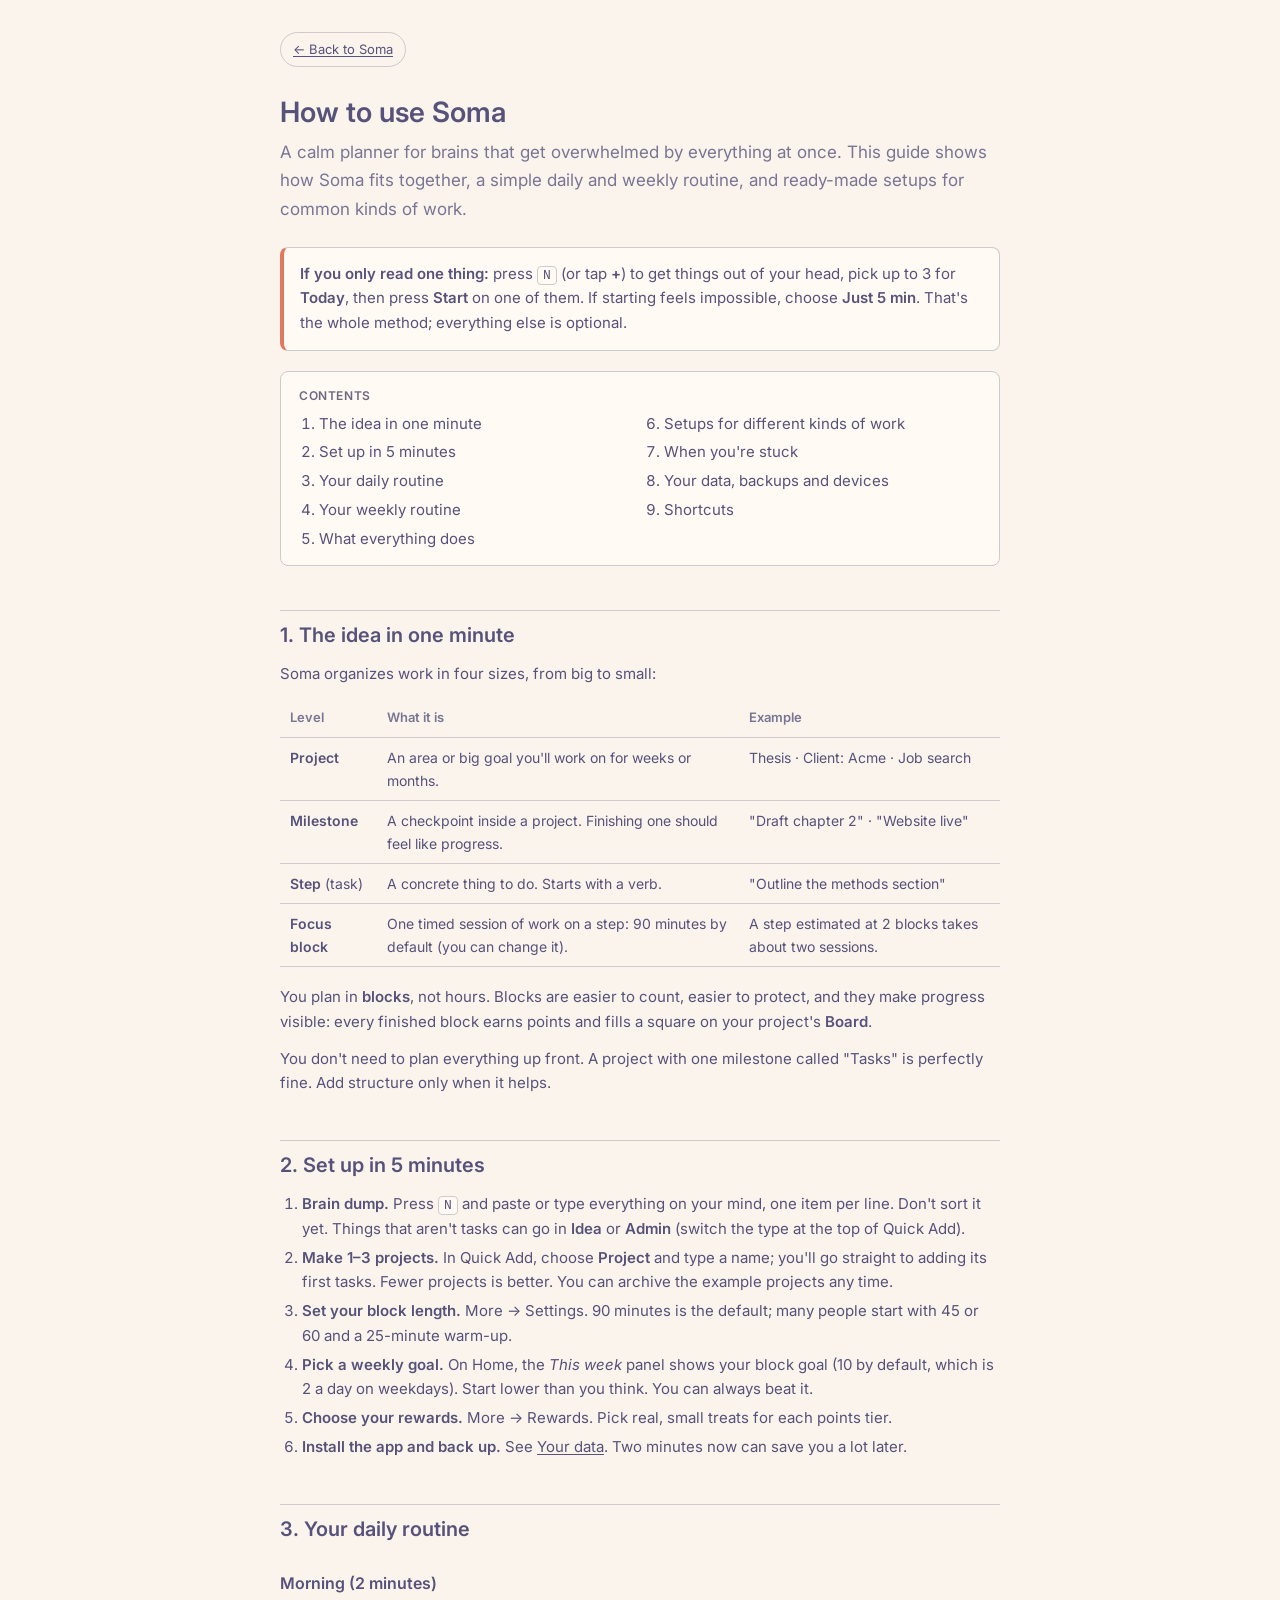
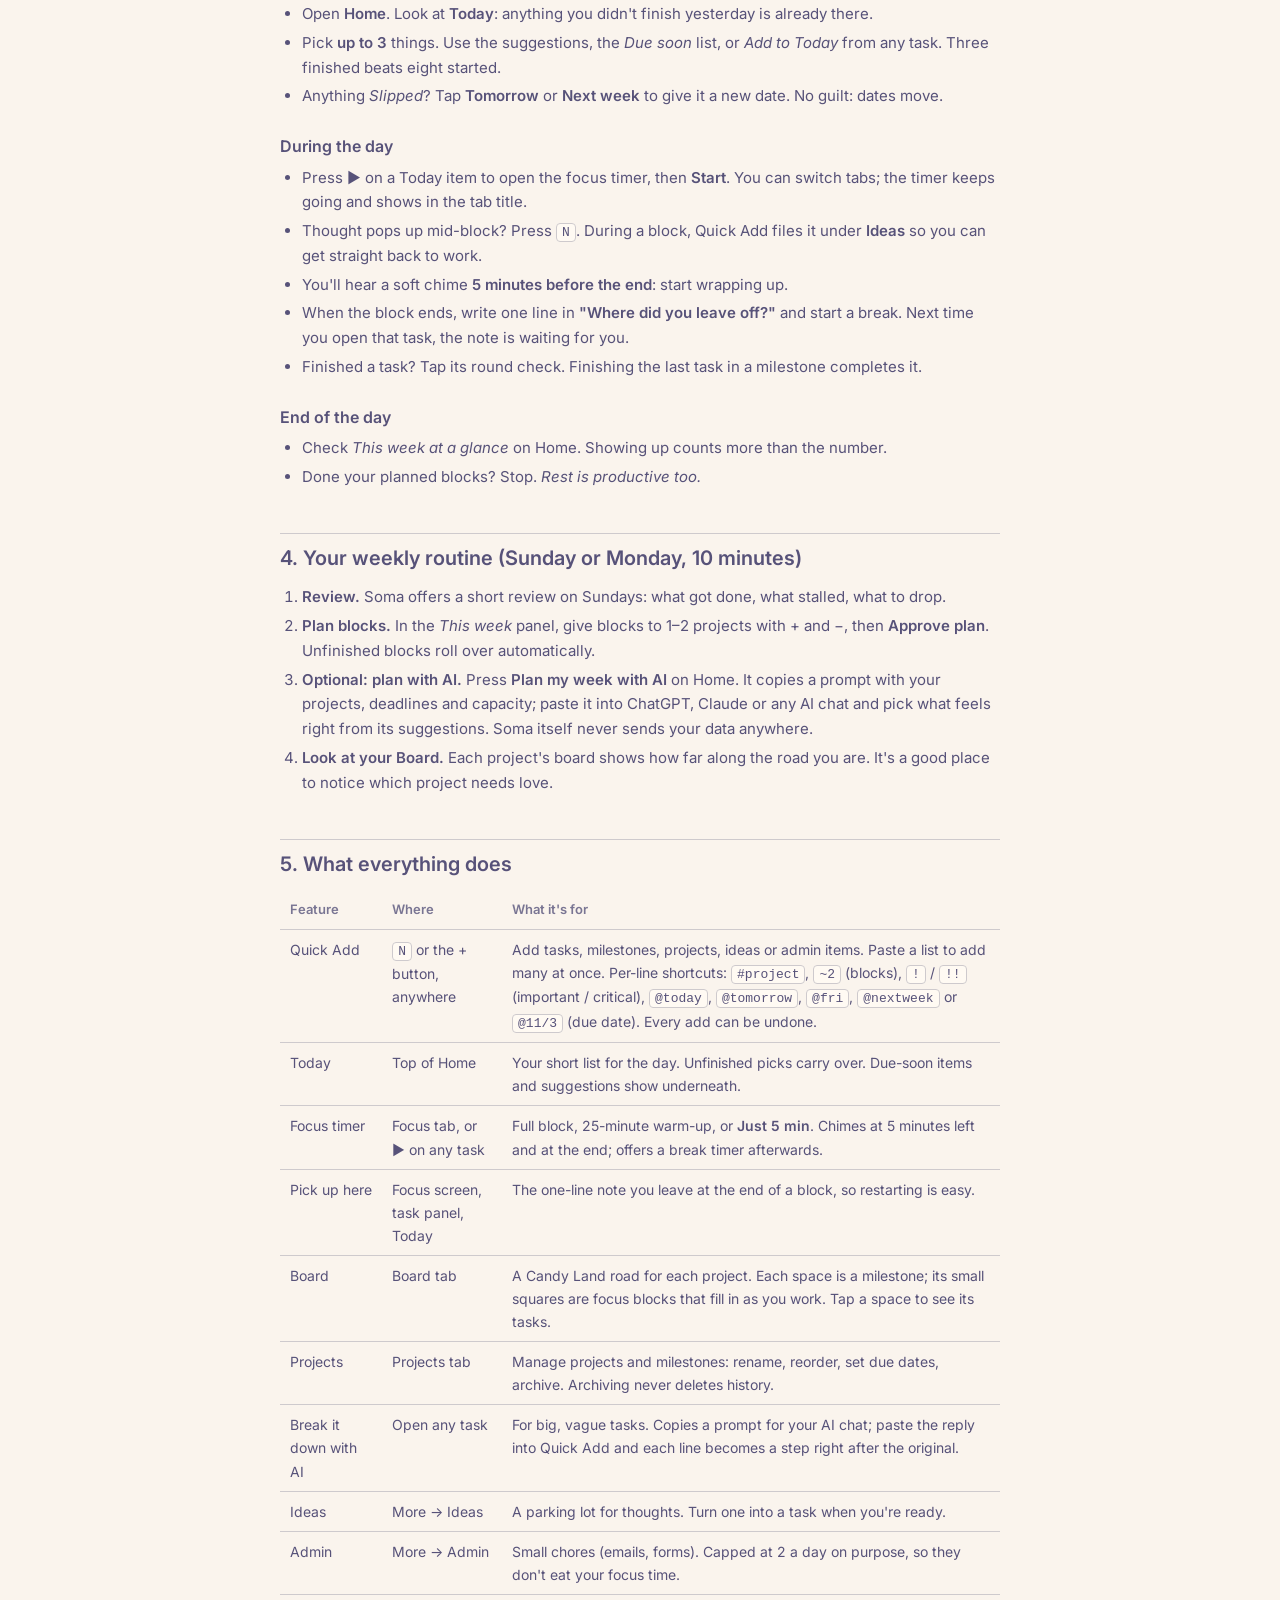
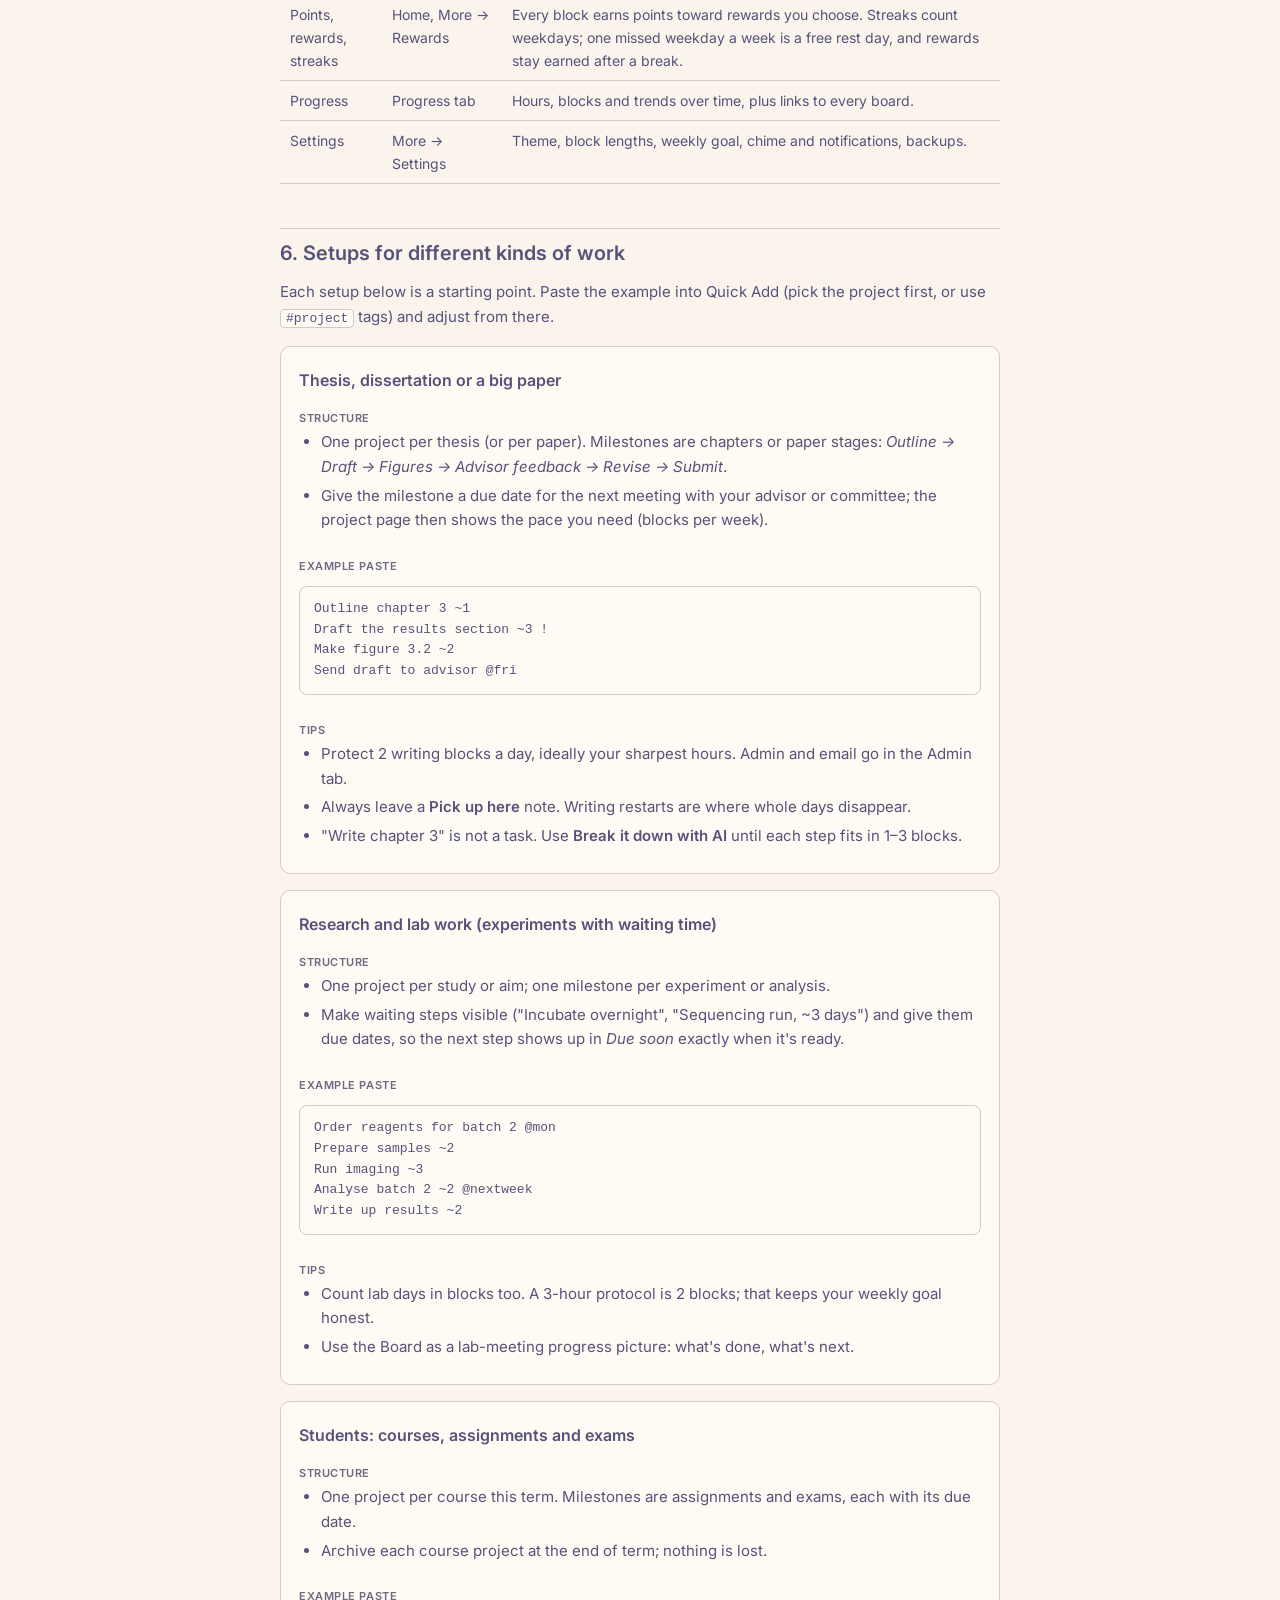
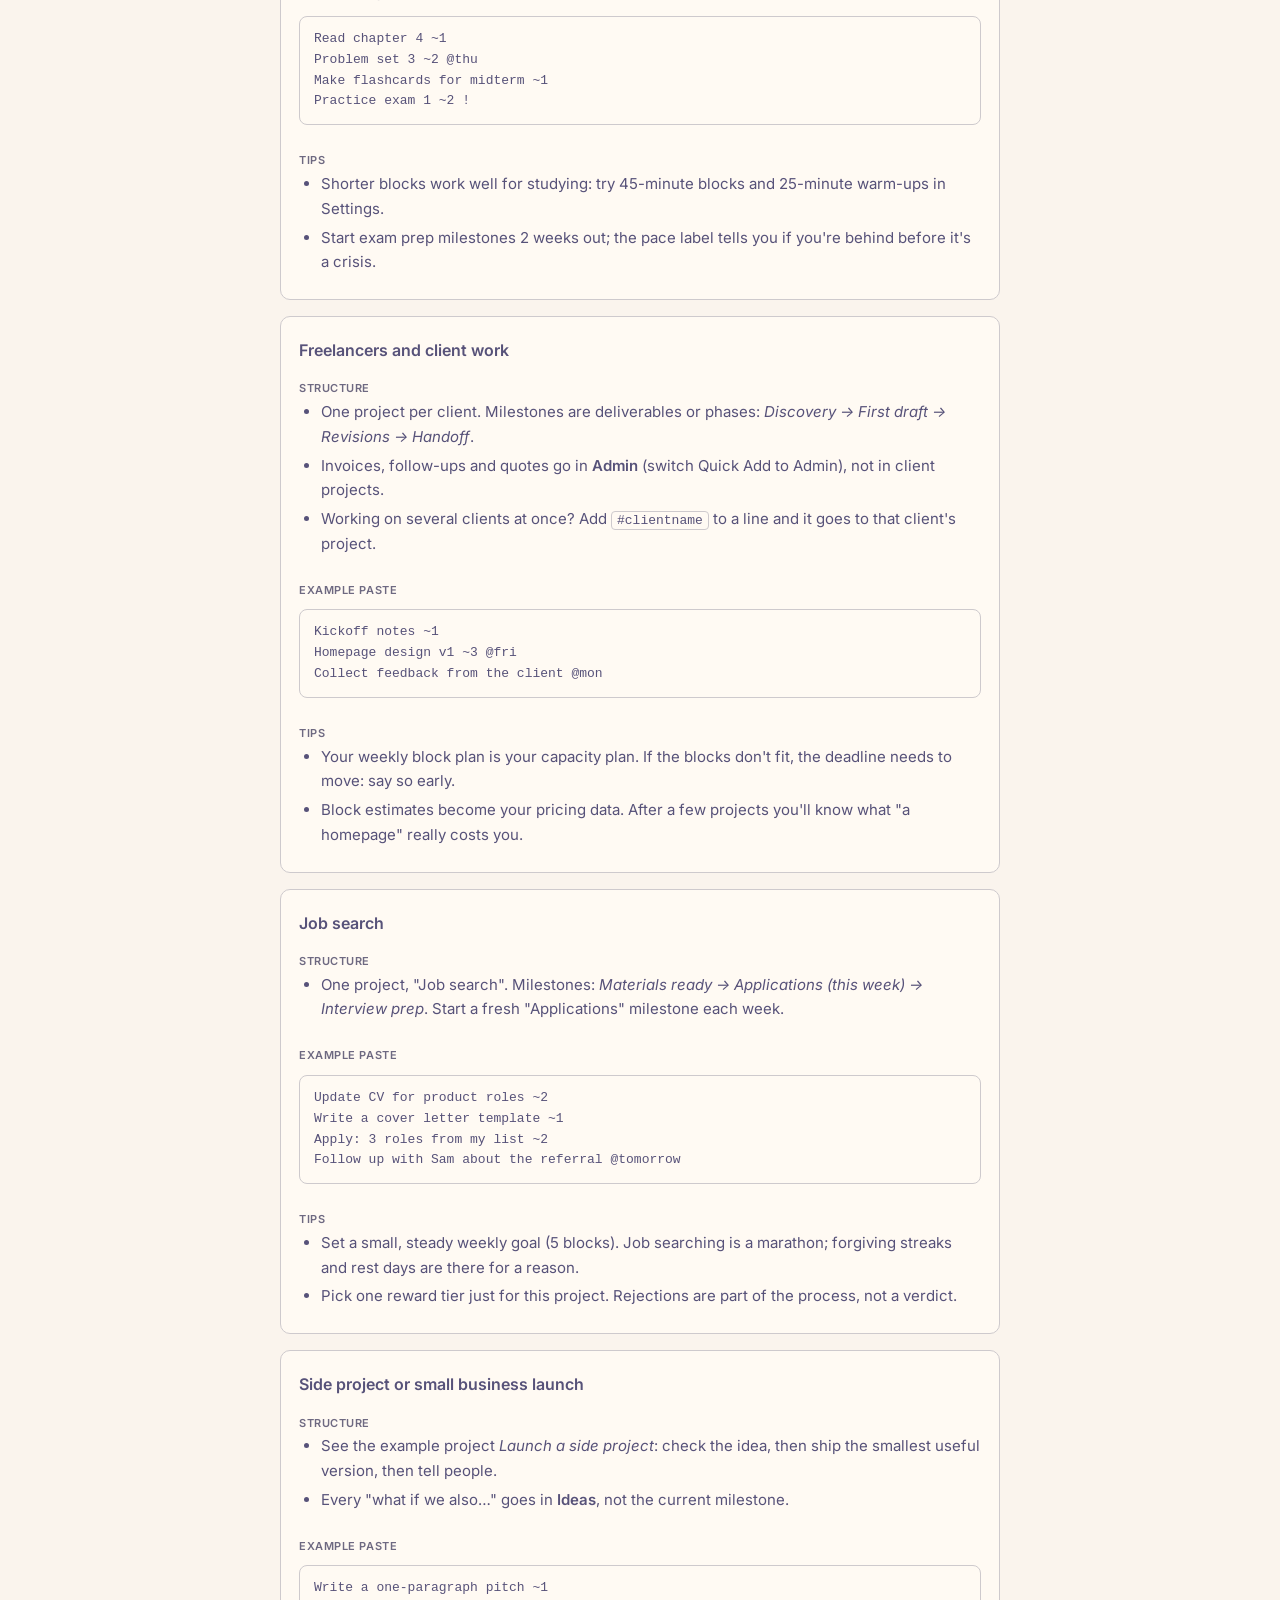
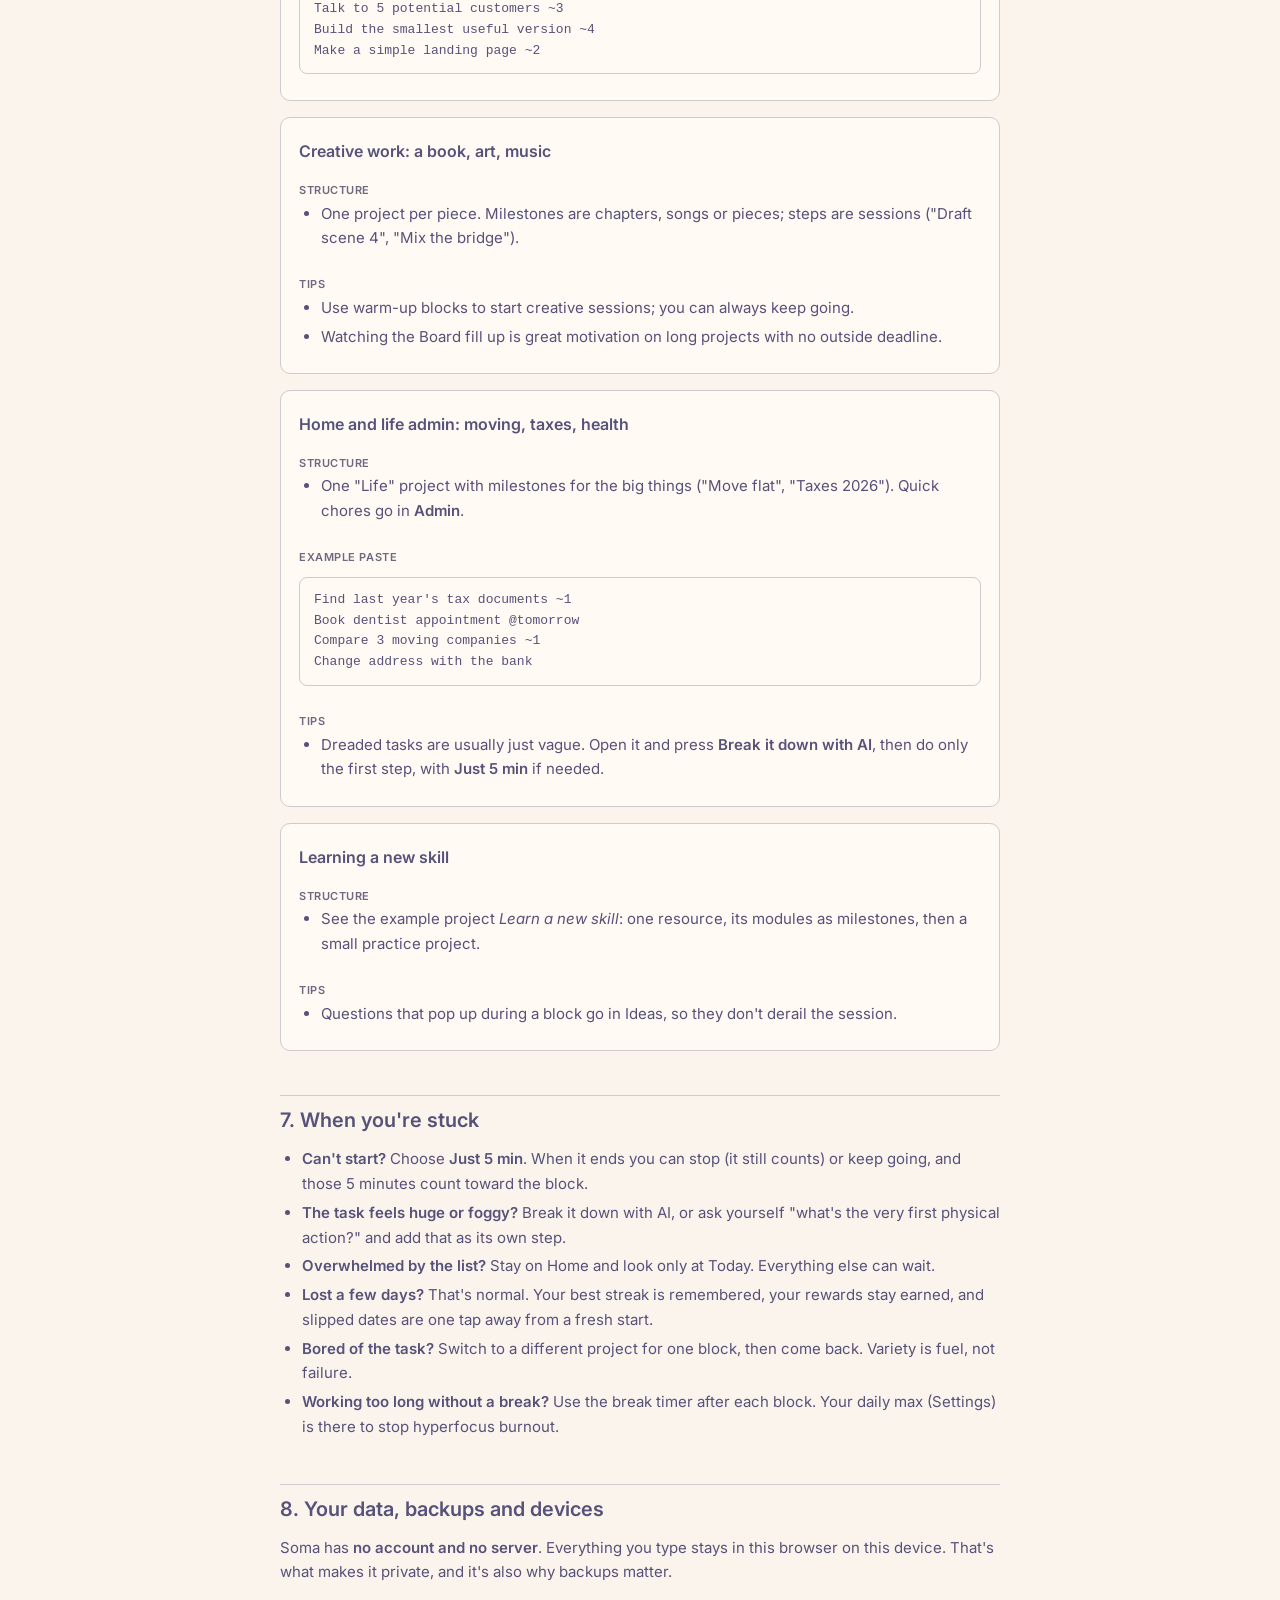
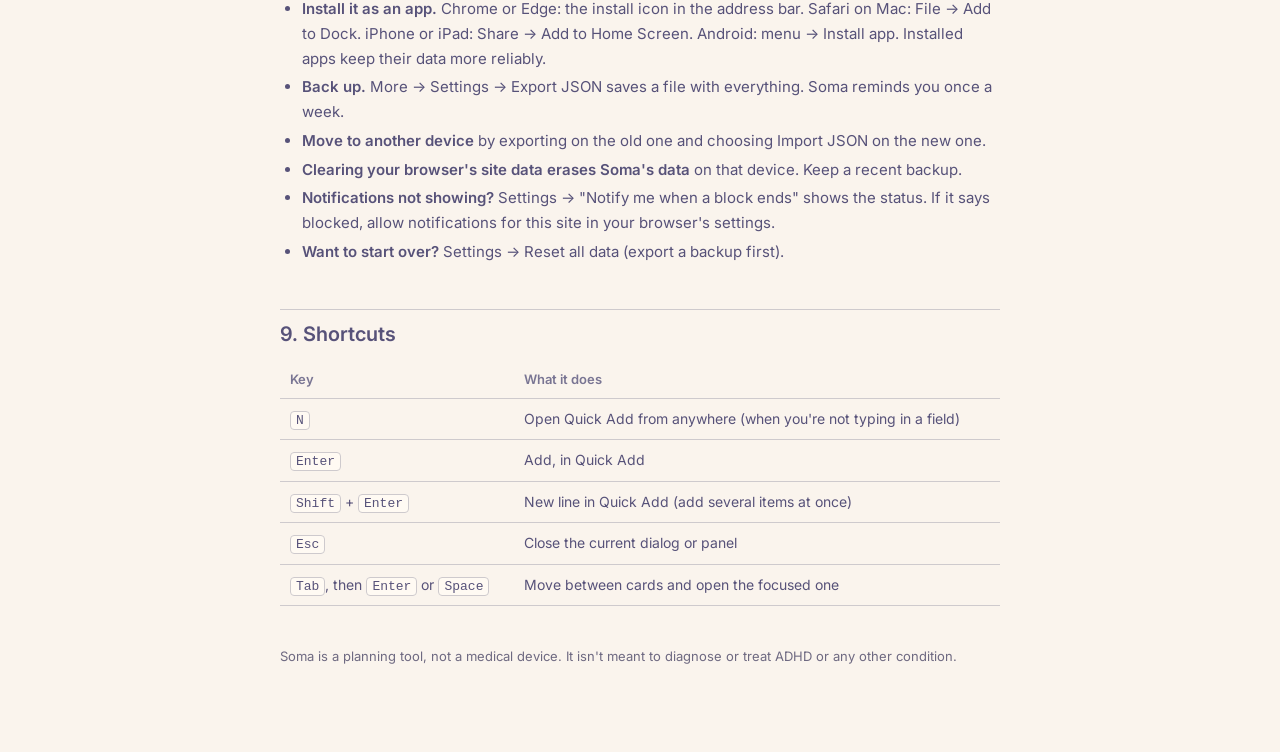
<file: guide.html>
<!DOCTYPE html>
<html lang="en">
<head>
  <meta charset="UTF-8">
  <meta name="viewport" content="width=device-width, initial-scale=1.0">
  <title>Soma guide</title>
  <link rel="preconnect" href="https://fonts.googleapis.com">
  <link rel="preconnect" href="https://fonts.gstatic.com" crossorigin>
  <link href="https://fonts.googleapis.com/css2?family=Inter:wght@400;500;600&display=swap" rel="stylesheet">
  <link rel="stylesheet" href="style.css">
  <script>
    // Match the theme picked in the app (or the computer's light/dark setting).
    (function () {
      try {
        var t = localStorage.getItem('soma_theme');
        if (!t) t = window.matchMedia && matchMedia('(prefers-color-scheme: dark)').matches ? 'catppuccin-mocha' : 'rose-pine-dawn';
        document.documentElement.setAttribute('data-theme', t);
      } catch (e) { document.documentElement.setAttribute('data-theme', 'rose-pine-dawn'); }
    })();
  </script>
  <style>
    body { background: var(--bg); }
    .guide { max-width: 760px; margin: 0 auto; padding: 32px 20px 80px; color: var(--text-primary); line-height: 1.65; font-size: 15px; }
    .guide-top { display: flex; align-items: center; justify-content: space-between; gap: 12px; margin-bottom: 28px; }
    .guide-back { font-size: 13px; color: var(--text-secondary); text-decoration: none; border: 1px solid var(--border); border-radius: 999px; padding: 6px 12px; }
    .guide-back:hover { color: var(--text-primary); border-color: var(--text-muted); }
    .guide h1 { font-size: 28px; line-height: 1.25; font-weight: 600; margin-bottom: 8px; }
    .guide .lede { font-size: 17px; color: var(--text-secondary); margin-bottom: 24px; }
    .guide h2 { font-size: 20px; font-weight: 600; margin: 44px 0 10px; padding-top: 8px; border-top: 1px solid var(--border); }
    .guide h3 { font-size: 16px; font-weight: 600; margin: 24px 0 6px; }
    .guide p { margin: 0 0 12px; }
    .guide ul, .guide ol { margin: 0 0 14px 22px; }
    .guide li { margin-bottom: 4px; }
    .guide strong { font-weight: 600; }
    .guide a { color: var(--text-primary); text-decoration: underline; text-underline-offset: 2px; }
    .guide code, .guide kbd {
      font-family: ui-monospace, SFMono-Regular, Menlo, monospace; font-size: 13px;
      background: var(--surface); border: 1px solid var(--border); border-radius: 4px; padding: 1px 5px;
    }
    .guide pre {
      font-family: ui-monospace, SFMono-Regular, Menlo, monospace; font-size: 13px; line-height: 1.6;
      background: var(--surface); border: 1px solid var(--border); border-radius: 8px;
      padding: 12px 14px; margin: 8px 0 16px; overflow-x: auto; white-space: pre-wrap;
    }
    .callout {
      background: var(--surface); border: 1px solid var(--border); border-left: 4px solid var(--c-dlpfc);
      border-radius: 8px; padding: 14px 16px; margin: 16px 0 20px;
    }
    .callout p:last-child, .callout ul:last-child { margin-bottom: 0; }
    .toc { background: var(--surface); border: 1px solid var(--border); border-radius: 8px; padding: 14px 18px; margin-bottom: 8px; }
    .toc-title { font-size: 12px; font-weight: 600; text-transform: uppercase; letter-spacing: 0.05em; color: var(--text-muted); margin-bottom: 6px; }
    .toc ol { margin: 0 0 0 20px; columns: 2; column-gap: 28px; }
    .toc a { text-decoration: none; }
    .toc a:hover { text-decoration: underline; }
    .recipe { background: var(--surface); border: 1px solid var(--border); border-radius: 10px; padding: 4px 18px 10px; margin: 16px 0; }
    .recipe h3 { margin-top: 16px; }
    .label { display: inline-block; font-size: 11px; font-weight: 600; text-transform: uppercase; letter-spacing: 0.05em; color: var(--text-muted); margin: 10px 0 2px; }
    table { width: 100%; border-collapse: collapse; margin: 8px 0 18px; font-size: 14px; }
    th, td { text-align: left; padding: 8px 10px; border-bottom: 1px solid var(--border); vertical-align: top; }
    th { font-weight: 600; color: var(--text-secondary); font-size: 13px; }
    @media (max-width: 600px) {
      .guide { padding: 20px 16px 64px; }
      .guide h1 { font-size: 24px; }
      .toc ol { columns: 1; }
    }
  </style>
</head>
<body>
<main class="guide">
  <div class="guide-top">
    <a class="guide-back" href="index.html">← Back to Soma</a>
  </div>

  <h1>How to use Soma</h1>
  <p class="lede">A calm planner for brains that get overwhelmed by everything at once. This guide shows how Soma fits together, a simple daily and weekly routine, and ready-made setups for common kinds of work.</p>

  <div class="callout">
    <p><strong>If you only read one thing:</strong> press <kbd>N</kbd> (or tap <strong>+</strong>) to get things out of your head, pick up to 3 for <strong>Today</strong>, then press <strong>Start</strong> on one of them. If starting feels impossible, choose <strong>Just 5 min</strong>. That's the whole method; everything else is optional.</p>
  </div>

  <nav class="toc" aria-label="Contents">
    <div class="toc-title">Contents</div>
    <ol>
      <li><a href="#idea">The idea in one minute</a></li>
      <li><a href="#setup">Set up in 5 minutes</a></li>
      <li><a href="#daily">Your daily routine</a></li>
      <li><a href="#weekly">Your weekly routine</a></li>
      <li><a href="#features">What everything does</a></li>
      <li><a href="#recipes">Setups for different kinds of work</a></li>
      <li><a href="#stuck">When you're stuck</a></li>
      <li><a href="#data">Your data, backups and devices</a></li>
      <li><a href="#shortcuts">Shortcuts</a></li>
    </ol>
  </nav>

  <h2 id="idea">1. The idea in one minute</h2>
  <p>Soma organizes work in four sizes, from big to small:</p>
  <table>
    <tr><th>Level</th><th>What it is</th><th>Example</th></tr>
    <tr><td><strong>Project</strong></td><td>An area or big goal you'll work on for weeks or months.</td><td>Thesis · Client: Acme · Job search</td></tr>
    <tr><td><strong>Milestone</strong></td><td>A checkpoint inside a project. Finishing one should feel like progress.</td><td>"Draft chapter 2" · "Website live"</td></tr>
    <tr><td><strong>Step</strong> (task)</td><td>A concrete thing to do. Starts with a verb.</td><td>"Outline the methods section"</td></tr>
    <tr><td><strong>Focus block</strong></td><td>One timed session of work on a step: 90 minutes by default (you can change it).</td><td>A step estimated at 2 blocks takes about two sessions.</td></tr>
  </table>
  <p>You plan in <strong>blocks</strong>, not hours. Blocks are easier to count, easier to protect, and they make progress visible: every finished block earns points and fills a square on your project's <strong>Board</strong>.</p>
  <p>You don't need to plan everything up front. A project with one milestone called "Tasks" is perfectly fine. Add structure only when it helps.</p>

  <h2 id="setup">2. Set up in 5 minutes</h2>
  <ol>
    <li><strong>Brain dump.</strong> Press <kbd>N</kbd> and paste or type everything on your mind, one item per line. Don't sort it yet. Things that aren't tasks can go in <strong>Idea</strong> or <strong>Admin</strong> (switch the type at the top of Quick Add).</li>
    <li><strong>Make 1–3 projects.</strong> In Quick Add, choose <strong>Project</strong> and type a name; you'll go straight to adding its first tasks. Fewer projects is better. You can archive the example projects any time.</li>
    <li><strong>Set your block length.</strong> More → Settings. 90 minutes is the default; many people start with 45 or 60 and a 25-minute warm-up.</li>
    <li><strong>Pick a weekly goal.</strong> On Home, the <em>This week</em> panel shows your block goal (10 by default, which is 2 a day on weekdays). Start lower than you think. You can always beat it.</li>
    <li><strong>Choose your rewards.</strong> More → Rewards. Pick real, small treats for each points tier.</li>
    <li><strong>Install the app and back up.</strong> See <a href="#data">Your data</a>. Two minutes now can save you a lot later.</li>
  </ol>

  <h2 id="daily">3. Your daily routine</h2>
  <h3>Morning (2 minutes)</h3>
  <ul>
    <li>Open <strong>Home</strong>. Look at <strong>Today</strong>: anything you didn't finish yesterday is already there.</li>
    <li>Pick <strong>up to 3</strong> things. Use the suggestions, the <em>Due soon</em> list, or <em>Add to Today</em> from any task. Three finished beats eight started.</li>
    <li>Anything <em>Slipped</em>? Tap <strong>Tomorrow</strong> or <strong>Next week</strong> to give it a new date. No guilt: dates move.</li>
  </ul>
  <h3>During the day</h3>
  <ul>
    <li>Press ▶ on a Today item to open the focus timer, then <strong>Start</strong>. You can switch tabs; the timer keeps going and shows in the tab title.</li>
    <li>Thought pops up mid-block? Press <kbd>N</kbd>. During a block, Quick Add files it under <strong>Ideas</strong> so you can get straight back to work.</li>
    <li>You'll hear a soft chime <strong>5 minutes before the end</strong>: start wrapping up.</li>
    <li>When the block ends, write one line in <strong>"Where did you leave off?"</strong> and start a break. Next time you open that task, the note is waiting for you.</li>
    <li>Finished a task? Tap its round check. Finishing the last task in a milestone completes it.</li>
  </ul>
  <h3>End of the day</h3>
  <ul>
    <li>Check <em>This week at a glance</em> on Home. Showing up counts more than the number.</li>
    <li>Done your planned blocks? Stop. <em>Rest is productive too.</em></li>
  </ul>

  <h2 id="weekly">4. Your weekly routine (Sunday or Monday, 10 minutes)</h2>
  <ol>
    <li><strong>Review.</strong> Soma offers a short review on Sundays: what got done, what stalled, what to drop.</li>
    <li><strong>Plan blocks.</strong> In the <em>This week</em> panel, give blocks to 1–2 projects with + and −, then <strong>Approve plan</strong>. Unfinished blocks roll over automatically.</li>
    <li><strong>Optional: plan with AI.</strong> Press <strong>Plan my week with AI</strong> on Home. It copies a prompt with your projects, deadlines and capacity; paste it into ChatGPT, Claude or any AI chat and pick what feels right from its suggestions. Soma itself never sends your data anywhere.</li>
    <li><strong>Look at your Board.</strong> Each project's board shows how far along the road you are. It's a good place to notice which project needs love.</li>
  </ol>

  <h2 id="features">5. What everything does</h2>
  <table>
    <tr><th>Feature</th><th>Where</th><th>What it's for</th></tr>
    <tr><td>Quick Add</td><td><kbd>N</kbd> or the + button, anywhere</td><td>Add tasks, milestones, projects, ideas or admin items. Paste a list to add many at once. Per-line shortcuts: <code>#project</code>, <code>~2</code> (blocks), <code>!</code> / <code>!!</code> (important / critical), <code>@today</code>, <code>@tomorrow</code>, <code>@fri</code>, <code>@nextweek</code> or <code>@11/3</code> (due date). Every add can be undone.</td></tr>
    <tr><td>Today</td><td>Top of Home</td><td>Your short list for the day. Unfinished picks carry over. Due-soon items and suggestions show underneath.</td></tr>
    <tr><td>Focus timer</td><td>Focus tab, or ▶ on any task</td><td>Full block, 25-minute warm-up, or <strong>Just 5 min</strong>. Chimes at 5 minutes left and at the end; offers a break timer afterwards.</td></tr>
    <tr><td>Pick up here</td><td>Focus screen, task panel, Today</td><td>The one-line note you leave at the end of a block, so restarting is easy.</td></tr>
    <tr><td>Board</td><td>Board tab</td><td>A Candy Land road for each project. Each space is a milestone; its small squares are focus blocks that fill in as you work. Tap a space to see its tasks.</td></tr>
    <tr><td>Projects</td><td>Projects tab</td><td>Manage projects and milestones: rename, reorder, set due dates, archive. Archiving never deletes history.</td></tr>
    <tr><td>Break it down with AI</td><td>Open any task</td><td>For big, vague tasks. Copies a prompt for your AI chat; paste the reply into Quick Add and each line becomes a step right after the original.</td></tr>
    <tr><td>Ideas</td><td>More → Ideas</td><td>A parking lot for thoughts. Turn one into a task when you're ready.</td></tr>
    <tr><td>Admin</td><td>More → Admin</td><td>Small chores (emails, forms). Capped at 2 a day on purpose, so they don't eat your focus time.</td></tr>
    <tr><td>Points, rewards, streaks</td><td>Home, More → Rewards</td><td>Every block earns points toward rewards you choose. Streaks count weekdays; one missed weekday a week is a free rest day, and rewards stay earned after a break.</td></tr>
    <tr><td>Progress</td><td>Progress tab</td><td>Hours, blocks and trends over time, plus links to every board.</td></tr>
    <tr><td>Settings</td><td>More → Settings</td><td>Theme, block lengths, weekly goal, chime and notifications, backups.</td></tr>
  </table>

  <h2 id="recipes">6. Setups for different kinds of work</h2>
  <p>Each setup below is a starting point. Paste the example into Quick Add (pick the project first, or use <code>#project</code> tags) and adjust from there.</p>

  <div class="recipe">
    <h3>Thesis, dissertation or a big paper</h3>
    <span class="label">Structure</span>
    <ul>
      <li>One project per thesis (or per paper). Milestones are chapters or paper stages: <em>Outline → Draft → Figures → Advisor feedback → Revise → Submit</em>.</li>
      <li>Give the milestone a due date for the next meeting with your advisor or committee; the project page then shows the pace you need (blocks per week).</li>
    </ul>
    <span class="label">Example paste</span>
<pre>Outline chapter 3 ~1
Draft the results section ~3 !
Make figure 3.2 ~2
Send draft to advisor @fri</pre>
    <span class="label">Tips</span>
    <ul>
      <li>Protect 2 writing blocks a day, ideally your sharpest hours. Admin and email go in the Admin tab.</li>
      <li>Always leave a <strong>Pick up here</strong> note. Writing restarts are where whole days disappear.</li>
      <li>"Write chapter 3" is not a task. Use <strong>Break it down with AI</strong> until each step fits in 1–3 blocks.</li>
    </ul>
  </div>

  <div class="recipe">
    <h3>Research and lab work (experiments with waiting time)</h3>
    <span class="label">Structure</span>
    <ul>
      <li>One project per study or aim; one milestone per experiment or analysis.</li>
      <li>Make waiting steps visible ("Incubate overnight", "Sequencing run, ~3 days") and give them due dates, so the next step shows up in <em>Due soon</em> exactly when it's ready.</li>
    </ul>
    <span class="label">Example paste</span>
<pre>Order reagents for batch 2 @mon
Prepare samples ~2
Run imaging ~3
Analyse batch 2 ~2 @nextweek
Write up results ~2</pre>
    <span class="label">Tips</span>
    <ul>
      <li>Count lab days in blocks too. A 3-hour protocol is 2 blocks; that keeps your weekly goal honest.</li>
      <li>Use the Board as a lab-meeting progress picture: what's done, what's next.</li>
    </ul>
  </div>

  <div class="recipe">
    <h3>Students: courses, assignments and exams</h3>
    <span class="label">Structure</span>
    <ul>
      <li>One project per course this term. Milestones are assignments and exams, each with its due date.</li>
      <li>Archive each course project at the end of term; nothing is lost.</li>
    </ul>
    <span class="label">Example paste</span>
<pre>Read chapter 4 ~1
Problem set 3 ~2 @thu
Make flashcards for midterm ~1
Practice exam 1 ~2 !</pre>
    <span class="label">Tips</span>
    <ul>
      <li>Shorter blocks work well for studying: try 45-minute blocks and 25-minute warm-ups in Settings.</li>
      <li>Start exam prep milestones 2 weeks out; the pace label tells you if you're behind before it's a crisis.</li>
    </ul>
  </div>

  <div class="recipe">
    <h3>Freelancers and client work</h3>
    <span class="label">Structure</span>
    <ul>
      <li>One project per client. Milestones are deliverables or phases: <em>Discovery → First draft → Revisions → Handoff</em>.</li>
      <li>Invoices, follow-ups and quotes go in <strong>Admin</strong> (switch Quick Add to Admin), not in client projects.</li>
      <li>Working on several clients at once? Add <code>#clientname</code> to a line and it goes to that client's project.</li>
    </ul>
    <span class="label">Example paste</span>
<pre>Kickoff notes ~1
Homepage design v1 ~3 @fri
Collect feedback from the client @mon</pre>
    <span class="label">Tips</span>
    <ul>
      <li>Your weekly block plan is your capacity plan. If the blocks don't fit, the deadline needs to move: say so early.</li>
      <li>Block estimates become your pricing data. After a few projects you'll know what "a homepage" really costs you.</li>
    </ul>
  </div>

  <div class="recipe">
    <h3>Job search</h3>
    <span class="label">Structure</span>
    <ul>
      <li>One project, "Job search". Milestones: <em>Materials ready → Applications (this week) → Interview prep</em>. Start a fresh "Applications" milestone each week.</li>
    </ul>
    <span class="label">Example paste</span>
<pre>Update CV for product roles ~2
Write a cover letter template ~1
Apply: 3 roles from my list ~2
Follow up with Sam about the referral @tomorrow</pre>
    <span class="label">Tips</span>
    <ul>
      <li>Set a small, steady weekly goal (5 blocks). Job searching is a marathon; forgiving streaks and rest days are there for a reason.</li>
      <li>Pick one reward tier just for this project. Rejections are part of the process, not a verdict.</li>
    </ul>
  </div>

  <div class="recipe">
    <h3>Side project or small business launch</h3>
    <span class="label">Structure</span>
    <ul>
      <li>See the example project <em>Launch a side project</em>: check the idea, then ship the smallest useful version, then tell people.</li>
      <li>Every "what if we also…" goes in <strong>Ideas</strong>, not the current milestone.</li>
    </ul>
    <span class="label">Example paste</span>
<pre>Write a one-paragraph pitch ~1
Talk to 5 potential customers ~3
Build the smallest useful version ~4
Make a simple landing page ~2</pre>
  </div>

  <div class="recipe">
    <h3>Creative work: a book, art, music</h3>
    <span class="label">Structure</span>
    <ul>
      <li>One project per piece. Milestones are chapters, songs or pieces; steps are sessions ("Draft scene 4", "Mix the bridge").</li>
    </ul>
    <span class="label">Tips</span>
    <ul>
      <li>Use warm-up blocks to start creative sessions; you can always keep going.</li>
      <li>Watching the Board fill up is great motivation on long projects with no outside deadline.</li>
    </ul>
  </div>

  <div class="recipe">
    <h3>Home and life admin: moving, taxes, health</h3>
    <span class="label">Structure</span>
    <ul>
      <li>One "Life" project with milestones for the big things ("Move flat", "Taxes 2026"). Quick chores go in <strong>Admin</strong>.</li>
    </ul>
    <span class="label">Example paste</span>
<pre>Find last year's tax documents ~1
Book dentist appointment @tomorrow
Compare 3 moving companies ~1
Change address with the bank</pre>
    <span class="label">Tips</span>
    <ul>
      <li>Dreaded tasks are usually just vague. Open it and press <strong>Break it down with AI</strong>, then do only the first step, with <strong>Just 5 min</strong> if needed.</li>
    </ul>
  </div>

  <div class="recipe">
    <h3>Learning a new skill</h3>
    <span class="label">Structure</span>
    <ul>
      <li>See the example project <em>Learn a new skill</em>: one resource, its modules as milestones, then a small practice project.</li>
    </ul>
    <span class="label">Tips</span>
    <ul>
      <li>Questions that pop up during a block go in Ideas, so they don't derail the session.</li>
    </ul>
  </div>

  <h2 id="stuck">7. When you're stuck</h2>
  <ul>
    <li><strong>Can't start?</strong> Choose <strong>Just 5 min</strong>. When it ends you can stop (it still counts) or keep going, and those 5 minutes count toward the block.</li>
    <li><strong>The task feels huge or foggy?</strong> Break it down with AI, or ask yourself "what's the very first physical action?" and add that as its own step.</li>
    <li><strong>Overwhelmed by the list?</strong> Stay on Home and look only at Today. Everything else can wait.</li>
    <li><strong>Lost a few days?</strong> That's normal. Your best streak is remembered, your rewards stay earned, and slipped dates are one tap away from a fresh start.</li>
    <li><strong>Bored of the task?</strong> Switch to a different project for one block, then come back. Variety is fuel, not failure.</li>
    <li><strong>Working too long without a break?</strong> Use the break timer after each block. Your daily max (Settings) is there to stop hyperfocus burnout.</li>
  </ul>

  <h2 id="data">8. Your data, backups and devices</h2>
  <p>Soma has <strong>no account and no server</strong>. Everything you type stays in this browser on this device. That's what makes it private, and it's also why backups matter.</p>
  <ul>
    <li><strong>Install it as an app.</strong> Chrome or Edge: the install icon in the address bar. Safari on Mac: File → Add to Dock. iPhone or iPad: Share → Add to Home Screen. Android: menu → Install app. Installed apps keep their data more reliably.</li>
    <li><strong>Back up.</strong> More → Settings → Export JSON saves a file with everything. Soma reminds you once a week.</li>
    <li><strong>Move to another device</strong> by exporting on the old one and choosing Import JSON on the new one.</li>
    <li><strong>Clearing your browser's site data erases Soma's data</strong> on that device. Keep a recent backup.</li>
    <li><strong>Notifications not showing?</strong> Settings → "Notify me when a block ends" shows the status. If it says blocked, allow notifications for this site in your browser's settings.</li>
    <li><strong>Want to start over?</strong> Settings → Reset all data (export a backup first).</li>
  </ul>

  <h2 id="shortcuts">9. Shortcuts</h2>
  <table>
    <tr><th>Key</th><th>What it does</th></tr>
    <tr><td><kbd>N</kbd></td><td>Open Quick Add from anywhere (when you're not typing in a field)</td></tr>
    <tr><td><kbd>Enter</kbd></td><td>Add, in Quick Add</td></tr>
    <tr><td><kbd>Shift</kbd> + <kbd>Enter</kbd></td><td>New line in Quick Add (add several items at once)</td></tr>
    <tr><td><kbd>Esc</kbd></td><td>Close the current dialog or panel</td></tr>
    <tr><td><kbd>Tab</kbd>, then <kbd>Enter</kbd> or <kbd>Space</kbd></td><td>Move between cards and open the focused one</td></tr>
  </table>

  <p style="margin-top:40px;color:var(--text-muted);font-size:13px">Soma is a planning tool, not a medical device. It isn't meant to diagnose or treat ADHD or any other condition.</p>
</main>
</body>
</html>
</file>
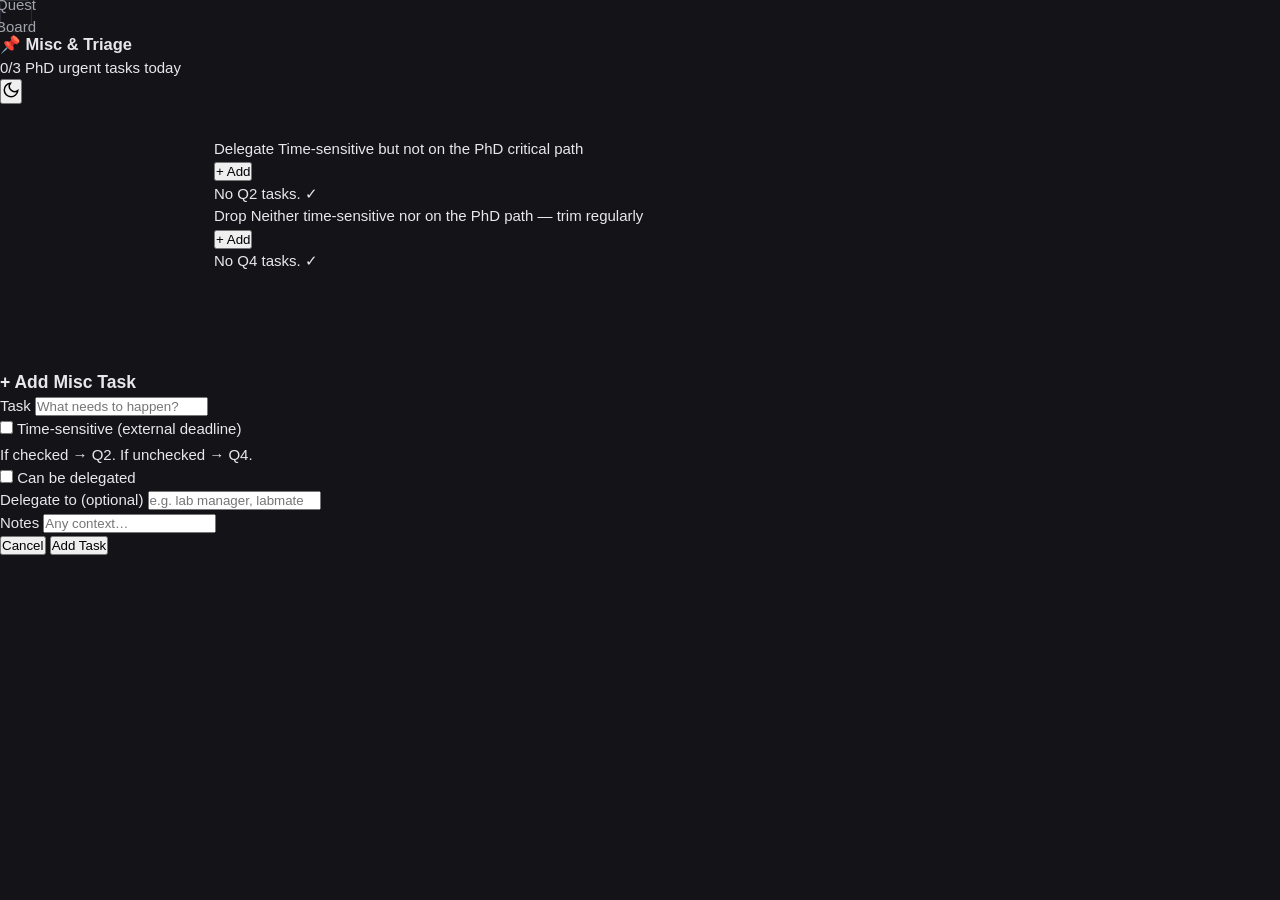
<file: misc.html>
<!DOCTYPE html>
<html lang="en" data-theme="dark">
<head>
  <meta charset="UTF-8" />
  <meta name="viewport" content="width=device-width, initial-scale=1.0" />
  <title>Misc & Triage — Rahma's Quest Board</title>
  <link rel="preconnect" href="https://fonts.googleapis.com" />
  <link rel="preconnect" href="https://fonts.gstatic.com" crossorigin />
  <link href="https://fonts.googleapis.com/css2?family=Fredoka:wght@400;500;600;700&family=Plus+Jakarta+Sans:wght@400;500;600;700&display=swap" rel="stylesheet" />
  <link rel="stylesheet" href="style.css" />
</head>
<body style="min-height:100dvh;background:var(--bg);">

<!-- HEADER -->
<header class="site-header">
  <div class="header-inner">
    <a href="index.html" class="back-btn">
      <svg width="16" height="16" viewBox="0 0 24 24" fill="none" stroke="currentColor" stroke-width="2.5"><path d="M19 12H5M12 19l-7-7 7-7"/></svg>
      Quest Board
    </a>
    <div style="flex:1;font-family:var(--font-display);font-size:1.1rem;font-weight:700;color:var(--text)">📌 Misc &amp; Triage</div>

    <!-- Daily cap indicator -->
    <div id="miscCapBadge" class="triage-status-badge triage-ok" style="flex-shrink:0"></div>

    <button class="theme-toggle" data-theme-toggle aria-label="Toggle theme">
      <svg width="18" height="18" viewBox="0 0 24 24" fill="none" stroke="currentColor" stroke-width="2"><path d="M21 12.79A9 9 0 1 1 11.21 3 7 7 0 0 0 21 12.79z"/></svg>
    </button>
  </div>
</header>

<main style="max-width:900px;margin:0 auto;padding:32px 24px 96px">

  <!-- DAILY CONTEXT STRIP -->
  <div class="misc-daily-strip" id="miscDailyStrip">
    <div class="misc-daily-label">PhD Board — Today's urgent tasks</div>
    <div id="miscDailyItems" class="misc-daily-items"></div>
  </div>

  <!-- WEEKLY REVIEW PROMPT (Monday) -->
  <div id="weeklyReviewBanner" class="weekly-review-banner" style="display:none">
    <div class="weekly-review-emoji">📅</div>
    <div>
      <div class="weekly-review-title">Weekly Review — It's Monday!</div>
      <div class="weekly-review-sub">Scroll through your Drop tasks below. Which ones can you drop entirely?</div>
    </div>
    <button class="btn-cancel" onclick="dismissWeeklyReview()">Dismiss</button>
  </div>

  <!-- Q2 SECTION — Time-sensitive, non-PhD -->
  <div class="misc-section">
    <div class="misc-section-header">
      <div>
        <span class="quadrant-pill q2-pill">Delegate</span>
        <span class="misc-section-sub">Time-sensitive but not on the PhD critical path</span>
      </div>
      <button class="tracker-action-btn primary" id="addMiscQ2Btn">+ Add</button>
    </div>
    <div id="q2List" class="misc-task-list"></div>
    <div id="q2Empty" class="misc-empty" style="display:none">No Q2 tasks. ✓</div>
  </div>

  <!-- Q4 SECTION — Neither urgent nor PhD -->
  <div class="misc-section">
    <div class="misc-section-header">
      <div>
        <span class="quadrant-pill q4-pill">Drop</span>
        <span class="misc-section-sub">Neither time-sensitive nor on the PhD path — trim regularly</span>
      </div>
      <button class="tracker-action-btn" id="addMiscQ4Btn">+ Add</button>
    </div>
    <div id="q4List" class="misc-task-list"></div>
    <div id="q4Empty" class="misc-empty" style="display:none">No Q4 tasks. ✓</div>
  </div>

  <!-- DONE SECTION (collapsible) -->
  <details class="misc-done-section" id="miscDoneSection">
    <summary class="misc-done-summary">✓ Completed misc tasks (<span id="doneCount">0</span>)</summary>
    <div id="doneList" class="misc-task-list" style="margin-top:12px"></div>
  </details>

</main>

<!-- ADD MISC TASK MODAL -->
<div class="add-project-modal-overlay" id="addMiscOverlay">
  <div class="add-project-modal-card">
    <h3 class="add-project-modal-title">+ Add Misc Task</h3>
    <input type="hidden" id="newMiscQuadrant" value="Q2" />

    <div class="modal-field-group">
      <label class="modal-field-label" for="miscTaskName">Task</label>
      <input type="text" id="miscTaskName" class="modal-input" placeholder="What needs to happen?" />
    </div>
    <div class="modal-field-group">
      <label class="triage-toggle-label">
        <input type="checkbox" id="miscTimeSensitive" />
        <span class="triage-toggle-switch"></span>
        Time-sensitive (external deadline)
      </label>
      <span class="triage-field-hint" style="display:block;margin-top:4px">If checked → Q2. If unchecked → Q4.</span>
    </div>
    <div class="modal-field-group" id="miscDueDateGroup" style="display:none">
      <label class="modal-field-label" for="miscDueDate">Due Date</label>
      <input type="date" id="miscDueDate" class="modal-input triage-date-input" />
    </div>
    <div class="modal-field-group">
      <label class="triage-toggle-label">
        <input type="checkbox" id="miscCanDelegate" />
        <span class="triage-toggle-switch"></span>
        Can be delegated
      </label>
    </div>
    <div class="modal-field-group">
      <label class="modal-field-label" for="miscDelegate">Delegate to (optional)</label>
      <input type="text" id="miscDelegate" class="modal-input" placeholder="e.g. lab manager, labmate" />
    </div>
    <div class="modal-field-group">
      <label class="modal-field-label" for="miscNotes">Notes</label>
      <input type="text" id="miscNotes" class="modal-input" placeholder="Any context…" />
    </div>
    <div class="modal-btn-row">
      <button class="btn-cancel" id="cancelAddMisc">Cancel</button>
      <button class="btn-create" id="confirmAddMisc">Add Task</button>
    </div>
  </div>
</div>

<script src="data.js"></script>
<script src="app.js"></script>
<script src="triage.js"></script>
<script>
// ============================================================
// MISC PAGE — Q2/Q4 kanban
// ============================================================

function renderMiscCapBadge() {
  const badge = document.getElementById('miscCapBadge');
  if (!badge) return;
  const daily = getDailyPriorities();
  const n = daily.length;
  badge.textContent = `${n}/3 PhD urgent tasks today`;
  badge.className = 'triage-status-badge ' + (n >= 3 ? 'triage-full' : n > 0 ? 'triage-some' : 'triage-ok');
}

function renderDailyStrip() {
  const strip = document.getElementById('miscDailyStrip');
  const itemsDiv = document.getElementById('miscDailyItems');
  const daily = getDailyPriorities();
  if (!daily.length) { strip.style.display = 'none'; return; }
  strip.style.display = '';
  itemsDiv.innerHTML = daily.map(d =>
    `<a href="focus.html?stepId=${encodeURIComponent(d.stepId)}&milestoneId=${encodeURIComponent(d.milestoneId)}" class="urgent-strip-item">
      <span class="urgent-item-dot"></span>
      <span class="urgent-item-text">${d.title}</span>
      <span class="urgent-item-arrow">→</span>
    </a>`
  ).join('');
}

function renderMiscLists() {
  const tasks = getMiscTasks();
  const q2 = tasks.filter(t => getMiscTaskQuadrant(t) === 'Q2' && t.status !== 'done');
  const q4 = tasks.filter(t => getMiscTaskQuadrant(t) === 'Q4' && t.status !== 'done');
  const done = tasks.filter(t => t.status === 'done');

  renderMiscTaskList('q2List', q2, 'Q2');
  renderMiscTaskList('q4List', q4, 'Q4');
  renderMiscDoneList('doneList', done);

  document.getElementById('q2Empty').style.display = q2.length ? 'none' : '';
  document.getElementById('q4Empty').style.display = q4.length ? 'none' : '';
  document.getElementById('doneCount').textContent = done.length;
  document.getElementById('miscDoneSection').style.display = done.length ? '' : 'none';
}

function renderMiscTaskList(containerId, tasks, quadrant) {
  const div = document.getElementById(containerId);
  if (!tasks.length) { div.innerHTML = ''; return; }
  div.innerHTML = tasks.map(task => `
    <div class="misc-task-card ${quadrant === 'Q2' ? 'misc-q2' : 'misc-q4'}" data-id="${task.id}">
      <div class="misc-task-main">
        <div class="misc-task-name">${task.name}</div>
        <div class="misc-task-meta">
          ${task.due_date ? `<span class="misc-tag misc-tag-due">📅 Due ${formatDate(task.due_date)}</span>` : ''}
          ${task.can_delegate ? `<span class="misc-tag misc-tag-delegate">→ ${task.delegate_to || 'Delegate'}</span>` : ''}
          ${task.notes ? `<span class="misc-task-notes">${task.notes}</span>` : ''}
        </div>
      </div>
      <div class="misc-task-actions">
        <button class="misc-action-btn misc-done-btn" data-id="${task.id}" title="Mark done">✓</button>
        <button class="misc-action-btn misc-delete-btn" data-id="${task.id}" title="Delete">×</button>
      </div>
      ${checkLeadWarnForMisc(task)}
    </div>
  `).join('');

  div.querySelectorAll('.misc-done-btn').forEach(btn => {
    btn.addEventListener('click', e => {
      e.stopPropagation();
      updateMiscTaskStatus(btn.dataset.id, 'done');
      renderMiscLists();
    });
  });
  div.querySelectorAll('.misc-delete-btn').forEach(btn => {
    btn.addEventListener('click', e => {
      e.stopPropagation();
      if (confirm('Drop this task permanently?')) {
        deleteMiscTask(btn.dataset.id);
        renderMiscLists();
      }
    });
  });
}

function checkLeadWarnForMisc(task) {
  if (!task.compute_lead_hrs || !task.due_date) return '';
  const warn = getLeadTimeWarning({ compute_lead_hrs: task.compute_lead_hrs, due_date: task.due_date });
  if (!warn) return '';
  return `<div class="misc-lead-warn ${warn.level === 'red' ? 'misc-warn-red' : 'misc-warn-yellow'}">${warn.level === 'red' ? '🚨' : '⚠️'} ${warn.message}</div>`;
}

function renderMiscDoneList(containerId, tasks) {
  const div = document.getElementById(containerId);
  if (!tasks.length) { div.innerHTML = ''; return; }
  div.innerHTML = tasks.map(task => `
    <div class="misc-task-card misc-done-card" data-id="${task.id}">
      <div class="misc-task-name" style="text-decoration:line-through;opacity:0.5">${task.name}</div>
      <button class="misc-action-btn misc-delete-btn" data-id="${task.id}" title="Remove">×</button>
    </div>
  `).join('');
  div.querySelectorAll('.misc-delete-btn').forEach(btn => {
    btn.addEventListener('click', () => { deleteMiscTask(btn.dataset.id); renderMiscLists(); });
  });
}

function formatDate(iso) {
  if (!iso) return '';
  return new Date(iso + 'T00:00:00').toLocaleDateString('en-US', { month: 'short', day: 'numeric' });
}

// ---- ADD MISC TASK ----
let addingQuadrant = 'Q2';

function openAddMiscModal(quadrant) {
  addingQuadrant = quadrant;
  document.getElementById('newMiscQuadrant').value = quadrant;
  // Set time-sensitive toggle
  const ts = document.getElementById('miscTimeSensitive');
  ts.checked = quadrant === 'Q2';
  document.getElementById('miscDueDateGroup').style.display = ts.checked ? '' : 'none';
  document.getElementById('addMiscOverlay').classList.add('open');
  document.body.style.overflow = 'hidden';
  document.getElementById('miscTaskName').focus();
}

document.getElementById('addMiscQ2Btn').addEventListener('click', () => openAddMiscModal('Q2'));
document.getElementById('addMiscQ4Btn').addEventListener('click', () => openAddMiscModal('Q4'));
document.getElementById('cancelAddMisc').addEventListener('click', () => {
  document.getElementById('addMiscOverlay').classList.remove('open');
  document.body.style.overflow = '';
});
document.getElementById('addMiscOverlay').addEventListener('click', e => {
  if (e.target === document.getElementById('addMiscOverlay')) {
    document.getElementById('addMiscOverlay').classList.remove('open');
    document.body.style.overflow = '';
  }
});

// Toggle due date field
document.getElementById('miscTimeSensitive').addEventListener('change', e => {
  document.getElementById('miscDueDateGroup').style.display = e.target.checked ? '' : 'none';
});

document.getElementById('confirmAddMisc').addEventListener('click', () => {
  const name = document.getElementById('miscTaskName').value.trim();
  if (!name) { document.getElementById('miscTaskName').focus(); return; }

  const ts = document.getElementById('miscTimeSensitive').checked;
  const due = document.getElementById('miscDueDate').value || null;
  const canDel = document.getElementById('miscCanDelegate').checked;
  const delTo = document.getElementById('miscDelegate').value.trim();
  const notes = document.getElementById('miscNotes').value.trim();

  addMiscTask({ name, due_date: due, can_delegate: canDel, delegate_to: delTo, notes, status: 'open' });
  renderMiscLists();
  document.getElementById('addMiscOverlay').classList.remove('open');
  document.body.style.overflow = '';
  // Reset form
  ['miscTaskName','miscDueDate','miscDelegate','miscNotes'].forEach(id => {
    const el = document.getElementById(id);
    if (el) el.value = '';
  });
  document.getElementById('miscTimeSensitive').checked = false;
  document.getElementById('miscCanDelegate').checked = false;
  document.getElementById('miscDueDateGroup').style.display = 'none';
});

// ---- WEEKLY REVIEW ----
function checkWeeklyReview() {
  const now = new Date();
  if (now.getDay() !== 1) return; // Monday only
  const lastCheck = localStorage.getItem('weekly_review_misc');
  const today = now.toISOString().split('T')[0];
  if (lastCheck === today) return;
  document.getElementById('weeklyReviewBanner').style.display = '';
}
function dismissWeeklyReview() {
  document.getElementById('weeklyReviewBanner').style.display = 'none';
  localStorage.setItem('weekly_review_misc', new Date().toISOString().split('T')[0]);
}

// ---- THEME TOGGLE ----
document.querySelector('[data-theme-toggle]').addEventListener('click', () => {
  const curr = document.documentElement.getAttribute('data-theme');
  const next = curr === 'dark' ? 'light' : 'dark';
  document.documentElement.setAttribute('data-theme', next);
  localStorage.setItem('theme', next);
});

// ---- INIT ----
document.addEventListener('DOMContentLoaded', () => {
  document.documentElement.setAttribute('data-theme', localStorage.getItem('theme') || 'dark');
  loadState();
  renderMiscCapBadge();
  renderDailyStrip();
  renderMiscLists();
  checkWeeklyReview();
});
</script>
</body>
</html>
</file>
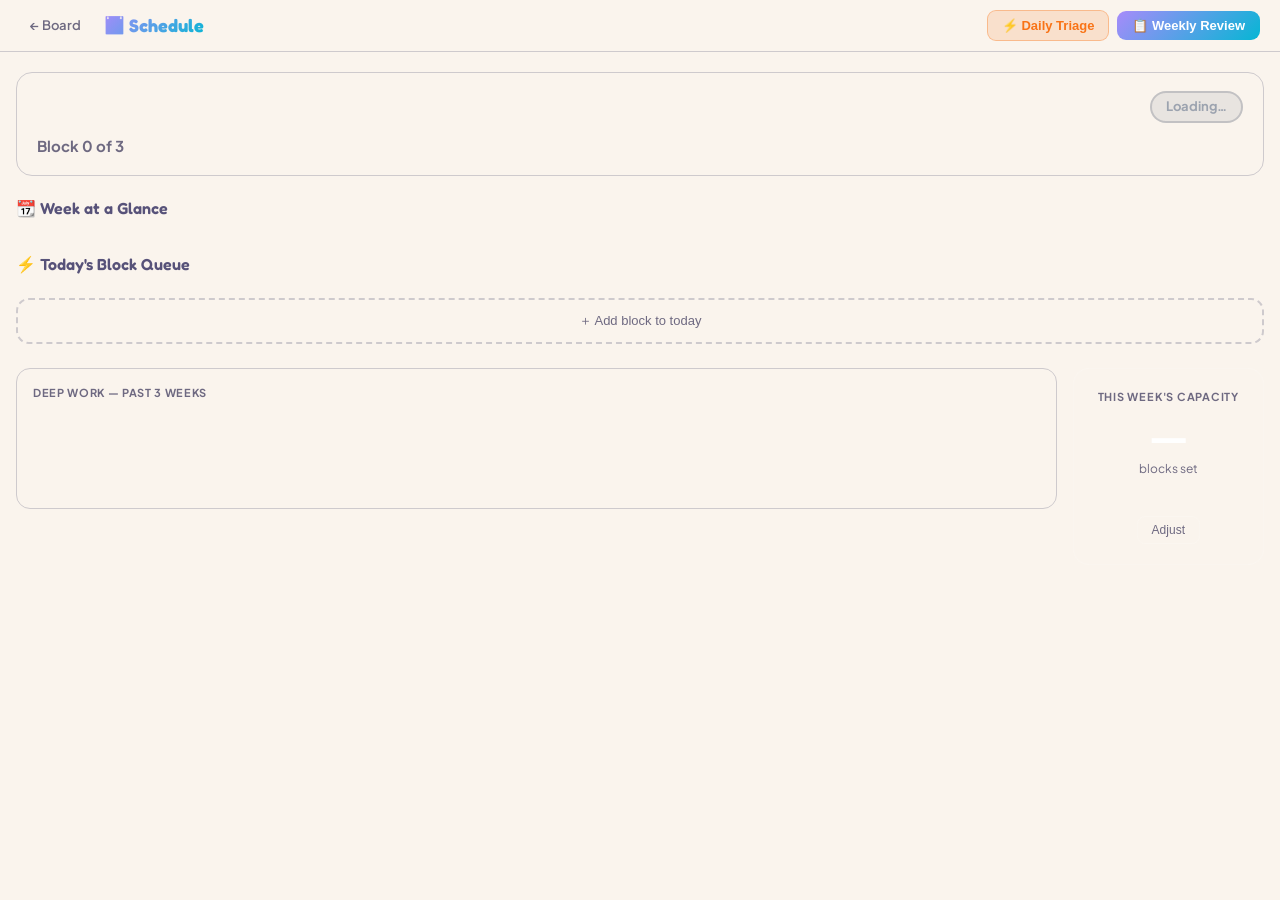
<file: schedule.html>
<!DOCTYPE html>
<html lang="en" data-theme="dark">
<head>
  <meta charset="UTF-8" />
  <meta name="viewport" content="width=device-width, initial-scale=1.0" />
  <title>Schedule — Quest Board</title>
  <link rel="preconnect" href="https://fonts.googleapis.com" />
  <link href="https://fonts.googleapis.com/css2?family=Fredoka:wght@400;600;700&family=Plus+Jakarta+Sans:wght@400;500;600;700&display=swap" rel="stylesheet" />
  <link rel="stylesheet" href="style.css" />
  <style>
    /* ── Page shell ── */
    html, body { margin:0; padding:0; min-height:100vh; font-family:'Plus Jakarta Sans',sans-serif; background:var(--bg); color:var(--text-primary); }

    .sched-header {
      background:var(--surface-1); border-bottom:1px solid var(--border);
      padding:0 20px; height:52px; display:flex; align-items:center;
      justify-content:space-between; position:sticky; top:0; z-index:100;
    }
    .sched-header-left { display:flex; align-items:center; gap:12px; }
    .sched-back {
      display:flex; align-items:center; gap:6px; color:var(--text-muted); font-size:13px;
      text-decoration:none; font-weight:600; padding:5px 10px; border-radius:8px;
      transition:background .2s;
    }
    .sched-back:hover { background:rgba(255,255,255,.06); color:var(--text-primary); }
    .sched-title {
      font-family:'Fredoka',sans-serif; font-size:18px; font-weight:700;
      background:linear-gradient(135deg,#a78bfa,#06b6d4);
      -webkit-background-clip:text; -webkit-text-fill-color:transparent;
    }
    .sched-hdr-actions { display:flex; align-items:center; gap:8px; }
    .btn-plan-week {
      background:linear-gradient(135deg,#a78bfa,#06b6d4);
      color:#fff; border:none; border-radius:9px; padding:7px 15px;
      font-size:13px; font-weight:700; cursor:pointer; transition:opacity .2s;
    }
    .btn-plan-week:hover { opacity:.85; }
    .btn-daily-triage {
      background:rgba(249,115,22,.15); border:1px solid rgba(249,115,22,.35);
      color:#f97316; border-radius:9px; padding:7px 14px; font-size:13px;
      font-weight:700; cursor:pointer; transition:background .2s;
    }
    .btn-daily-triage:hover { background:rgba(249,115,22,.25); }

    /* ── Main layout ── */
    .sched-body { max-width:1300px; margin:0 auto; padding:20px 16px 80px; }

    /* ── Today header ── */
    .today-hdr {
      background:var(--surface-2); border:1px solid var(--border); border-radius:16px;
      padding:18px 20px; margin-bottom:20px;
    }
    .today-hdr-row1 {
      display:flex; align-items:center; justify-content:space-between;
      flex-wrap:wrap; gap:10px; margin-bottom:12px;
    }
    .today-date-label {
      font-family:'Fredoka',sans-serif; font-size:22px; font-weight:700;
      color:var(--text-primary);
    }
    .today-threshold-pill {
      padding:4px 14px; border-radius:99px; font-size:13px; font-weight:700;
      border:2px solid;
    }
    .today-threshold-pill.gray   { background:rgba(107,114,128,.12); border-color:rgba(107,114,128,.3); color:#9ca3af; }
    .today-threshold-pill.green  { background:rgba(16,185,129,.12);  border-color:rgba(16,185,129,.4);  color:#10b981; }
    .today-threshold-pill.gold   { background:rgba(245,158,11,.12);  border-color:rgba(245,158,11,.4);  color:#f59e0b; }
    .today-threshold-pill.fire   { background:rgba(249,115,22,.12);  border-color:rgba(249,115,22,.4);  color:#f97316; }
    .today-hdr-row2 {
      display:flex; align-items:center; gap:14px; flex-wrap:wrap;
    }
    .today-block-counter { font-size:15px; font-weight:700; color:var(--text-muted); }
    .block-dots-row { display:flex; gap:6px; align-items:center; }
    .bdot {
      width:13px; height:13px; border-radius:50%;
      background:rgba(255,255,255,.1); border:2px solid rgba(255,255,255,.15);
      transition:background .3s, transform .3s;
    }
    .bdot.done   { background:#10b981; border-color:#10b981; transform:scale(1.1); }
    .bdot.active { background:#f97316; border-color:#f97316; animation:pulse-dot 1.5s ease-in-out infinite; }
    @keyframes pulse-dot { 0%,100%{transform:scale(1)} 50%{transform:scale(1.3)} }
    .today-carry-note { font-size:12px; color:#a78bfa; font-weight:600; }

    /* ── Lead time warning ── */
    .leadtime-banner {
      border-radius:10px; padding:10px 14px; font-size:13px;
      display:flex; align-items:center; gap:8px; margin-bottom:16px;
    }
    .leadtime-banner.yellow { background:rgba(245,158,11,.1); border:1px solid rgba(245,158,11,.3); color:#f59e0b; }
    .leadtime-banner.red    { background:rgba(239,68,68,.1);  border:1px solid rgba(239,68,68,.3);  color:#ef4444; }
    .leadtime-banner .lb-dismiss {
      margin-left:auto; background:none; border:none; color:inherit;
      opacity:.6; cursor:pointer; font-size:16px; padding:0 4px;
    }

    /* ── Main columns ── */
    .sched-columns { display:grid; grid-template-columns:1fr 320px; gap:20px; align-items:start; }
    @media(max-width:900px){ .sched-columns{grid-template-columns:1fr;} }

    /* ── Queue section ── */
    .sched-section-title {
      font-family:'Fredoka',sans-serif; font-size:16px; font-weight:600;
      color:var(--text-primary); margin:0 0 12px; display:flex; align-items:center; gap:8px;
    }
    .queue-list-wrap { display:flex; flex-direction:column; gap:8px; margin-bottom:10px; }
    .qblock {
      background:var(--surface-2); border:1px solid var(--border); border-radius:13px;
      padding:12px 14px; display:flex; align-items:center; gap:11px;
      transition:border-color .2s, transform .15s;
    }
    .qblock:hover { border-color:rgba(167,139,250,.45); transform:translateX(2px); }
    .qblock.done  { opacity:.45; border-color:rgba(16,185,129,.4); }
    .qblock-num {
      width:26px; height:26px; border-radius:50%;
      background:rgba(255,255,255,.06); display:flex; align-items:center; justify-content:center;
      font-size:12px; font-weight:700; color:var(--text-muted); flex-shrink:0;
    }
    .qblock-cog {
      width:24px; height:24px; border-radius:50%; flex-shrink:0;
      display:flex; align-items:center; justify-content:center; font-size:12px;
    }
    .qblock-info { flex:1; min-width:0; }
    .qblock-title {
      font-size:13px; font-weight:600; color:var(--text-primary);
      white-space:nowrap; overflow:hidden; text-overflow:ellipsis;
    }
    .qblock-meta { font-size:11px; color:var(--text-muted); display:flex; gap:6px; align-items:center; margin-top:2px; }
    .qblock-actions { display:flex; gap:5px; flex-shrink:0; }
    .qbtn-focus {
      background:var(--c-flagship); color:#fff; border:none; border-radius:7px;
      padding:5px 11px; font-size:12px; font-weight:700; cursor:pointer; transition:opacity .2s;
    }
    .qbtn-focus:hover { opacity:.85; }
    .qbtn-carry, .qbtn-del {
      background:transparent; border:1px solid var(--border); color:var(--text-muted);
      border-radius:7px; padding:4px 8px; font-size:11px; cursor:pointer; transition:all .2s;
    }
    .qbtn-carry:hover { border-color:var(--c-flagship); color:var(--c-flagship); }
    .qbtn-del:hover   { border-color:#6b7280; color:#9ca3af; }
    .queue-empty {
      border:1.5px dashed var(--border); border-radius:13px; padding:28px;
      text-align:center; color:var(--text-muted); font-size:13px;
    }
    .btn-add-block {
      width:100%; background:transparent; border:2px dashed var(--border);
      border-radius:13px; padding:12px; color:var(--text-muted); font-size:13px;
      cursor:pointer; text-align:center; transition:border-color .2s;
    }
    .btn-add-block:hover { border-color:rgba(167,139,250,.5); color:var(--text-primary); }

    /* ── Week at a glance ── */
    .week-grid-7 { display:grid; grid-template-columns:repeat(7,1fr); gap:7px; margin-bottom:20px; }
    @media(max-width:600px){ .week-grid-7{grid-template-columns:repeat(7,1fr); gap:4px;} }
    .wday {
      background:var(--surface-2); border:1px solid var(--border); border-radius:11px;
      padding:10px 6px; text-align:center; cursor:pointer; transition:border-color .2s;
      position:relative; user-select:none;
    }
    .wday.today  { border-color:var(--c-flagship); background:rgba(249,115,22,.06); }
    .wday.t-green{ border-color:#10b981; }
    .wday.t-gold { border-color:#f59e0b; }
    .wday.t-fire { border-color:#ef4444; border-width:2px; }
    .wday-name { font-size:10px; font-weight:700; text-transform:uppercase; color:var(--text-muted); margin-bottom:3px; }
    .wday-date { font-size:12px; font-weight:600; color:var(--text-primary); margin-bottom:6px; }
    .wday-blocks { font-size:18px; font-weight:700; line-height:1; margin-bottom:2px; }
    .wday-label  { font-size:10px; color:var(--text-muted); }
    .wday-lab    { font-size:9px; background:rgba(59,130,246,.2); color:#3b82f6; padding:1px 4px; border-radius:4px; margin-top:4px; display:inline-block; }
    .wday-carry  { font-size:9px; color:#a78bfa; margin-top:3px; }
    .lab-toggle  { display:flex; align-items:center; justify-content:center; gap:3px; margin-top:6px; font-size:9px; color:var(--text-muted); cursor:pointer; }
    .lab-toggle input { width:10px; height:10px; accent-color:var(--cog-lab,#3b82f6); cursor:pointer; }

    /* ── Block chart ── */
    .chart-card {
      background:var(--surface-2); border:1px solid var(--border); border-radius:14px;
      padding:16px; margin-bottom:16px;
    }
    .chart-title { font-size:11px; font-weight:700; text-transform:uppercase; color:var(--text-muted); margin-bottom:10px; letter-spacing:.06em; }
    #blockChartCanvas { display:block; width:100%; height:80px; }

    /* ── Weekly sidebar ── */
    .sidebar-card {
      background:var(--surface-2); border:1px solid var(--border); border-radius:14px;
      padding:14px; max-height:340px; overflow-y:auto;
    }
    .sidebar-day-grp { margin-bottom:14px; }
    .sidebar-day-hdr { font-size:10px; font-weight:700; text-transform:uppercase; color:var(--text-muted); margin-bottom:5px; }
    .sidebar-item {
      background:rgba(255,255,255,.04); border-radius:8px; padding:7px 10px;
      margin-bottom:3px; font-size:12px; cursor:pointer; transition:background .15s;
      display:flex; align-items:center; gap:8px;
    }
    .sidebar-item:hover { background:rgba(167,139,250,.1); }

    /* ── Modals shared ── */
    .modal-overlay {
      position:fixed; inset:0; background:rgba(0,0,0,.75); z-index:9000;
      display:none; align-items:center; justify-content:center; padding:16px;
    }
    .modal-overlay.open { display:flex; }
    .modal-box {
      background:var(--surface-1); border:1px solid var(--border); border-radius:18px;
      padding:24px; max-width:600px; width:100%; max-height:90vh; overflow-y:auto;
    }
    .modal-title { font-family:'Fredoka',sans-serif; font-size:20px; font-weight:700; margin:0 0 4px; }
    .modal-sub   { font-size:13px; color:var(--text-muted); margin-bottom:20px; }
    .modal-hdr   { display:flex; justify-content:space-between; align-items:flex-start; margin-bottom:0; }
    .modal-close { background:none; border:none; color:var(--text-muted); font-size:22px; cursor:pointer; padding:0; line-height:1; }
    .form-label  { font-size:11px; font-weight:700; text-transform:uppercase; color:var(--text-muted); margin-bottom:6px; display:block; letter-spacing:.07em; }
    .form-group  { margin-bottom:18px; }
    .slider-row  { display:flex; align-items:center; gap:12px; }
    .slider-val  { font-size:28px; font-weight:700; color:var(--c-flagship); min-width:42px; text-align:center; }
    .slider-per  { font-size:13px; color:var(--text-muted); }
    input[type=range].styled { flex:1; accent-color:var(--c-flagship); }
    .day-toggles { display:grid; grid-template-columns:repeat(7,1fr); gap:5px; }
    .day-tog-btn {
      padding:7px 4px; border-radius:8px; border:1px solid var(--border);
      background:transparent; color:var(--text-muted); font-size:11px; font-weight:700;
      cursor:pointer; text-align:center; transition:all .15s;
    }
    .day-tog-btn.on { background:rgba(59,130,246,.15); border-color:#3b82f6; color:#3b82f6; }
    .task-pool    { max-height:220px; overflow-y:auto; border:1px solid var(--border); border-radius:11px; padding:6px; }
    .task-row     { display:flex; align-items:center; gap:10px; padding:8px; border-radius:8px; cursor:pointer; transition:background .15s; }
    .task-row:hover { background:rgba(255,255,255,.04); }
    .task-check   { width:18px; height:18px; border-radius:4px; border:2px solid var(--border); display:flex; align-items:center; justify-content:center; font-size:11px; flex-shrink:0; }
    .task-row.sel .task-check { background:var(--c-flagship); border-color:var(--c-flagship); color:#fff; }
    .flex-display { display:flex; align-items:center; gap:12px; background:rgba(167,139,250,.07); border:1px solid rgba(167,139,250,.2); border-radius:11px; padding:12px 14px; }
    .flex-dots    { display:flex; gap:5px; }
    .flex-dot     { width:18px; height:18px; border-radius:4px; background:rgba(167,139,250,.3); }
    .flex-dot.used{ background:rgba(107,114,128,.25); }
    .btn-save-plan { width:100%; background:linear-gradient(135deg,#a78bfa,#06b6d4); color:#fff; border:none; border-radius:11px; padding:13px; font-size:15px; font-weight:700; cursor:pointer; margin-top:4px; transition:opacity .2s; }
    .btn-save-plan:hover { opacity:.88; }

    /* ── Daily Triage Modal ── */
    .triage-list { display:flex; flex-direction:column; gap:7px; max-height:320px; overflow-y:auto; }
    .tri-item {
      display:flex; align-items:center; gap:10px; padding:10px 12px;
      background:var(--surface-2); border:1px solid var(--border); border-radius:11px;
      cursor:pointer; transition:border-color .15s;
    }
    .tri-item:hover { border-color:rgba(167,139,250,.5); }
    .tri-item.sel   { border-color:var(--c-flagship); background:rgba(249,115,22,.06); }
    .tri-item-check { width:20px; height:20px; border-radius:50%; border:2px solid var(--border); display:flex; align-items:center; justify-content:center; font-size:11px; font-weight:700; flex-shrink:0; }
    .tri-item.sel .tri-item-check { background:var(--c-flagship); border-color:var(--c-flagship); color:#fff; }
    .tri-item-info { flex:1; min-width:0; }
    .tri-item-title { font-size:13px; font-weight:600; white-space:nowrap; overflow:hidden; text-overflow:ellipsis; }
    .tri-item-sub   { font-size:11px; color:var(--text-muted); }
    .btn-confirm-triage { width:100%; margin-top:14px; background:var(--c-flagship); color:#fff; border:none; border-radius:11px; padding:13px; font-size:14px; font-weight:700; cursor:pointer; }

    /* ── Add block modal ── */
    .search-input {
      width:100%; background:var(--surface-2); border:1px solid var(--border);
      border-radius:8px; padding:8px 12px; color:var(--text-primary); font-size:14px;
      margin-bottom:10px; box-sizing:border-box;
    }
    .search-input:focus { outline:none; border-color:rgba(167,139,250,.5); }
    .pool-list { max-height:340px; overflow-y:auto; display:flex; flex-direction:column; gap:5px; }

    /* ── Toast ── */
    .sched-toast {
      position:fixed; bottom:24px; left:50%; transform:translateX(-50%) translateY(20px);
      background:var(--surface-1); border:1px solid var(--border); border-radius:11px;
      padding:10px 18px; font-size:13px; font-weight:600; color:var(--text-primary);
      box-shadow:0 8px 32px rgba(0,0,0,.4); opacity:0; transition:opacity .3s, transform .3s;
      z-index:9999; white-space:nowrap;
    }
    .sched-toast.show { opacity:1; transform:translateX(-50%) translateY(0); }

    /* ── Weekly audit banner ── */
    .weekly-audit-banner {
      background: linear-gradient(135deg, rgba(167,139,250,0.12), rgba(91,196,214,0.10));
      border: 1px solid rgba(167,139,250,0.35);
      border-radius: 14px;
      padding: 16px 20px;
      display: flex;
      align-items: center;
      justify-content: space-between;
      gap: 16px;
      margin-bottom: 20px;
      animation: audit-pulse 2.5s ease-in-out infinite;
    }
    @keyframes audit-pulse {
      0%,100% { box-shadow: 0 0 0 0 rgba(167,139,250,0); }
      50%      { box-shadow: 0 0 0 6px rgba(167,139,250,0.12); }
    }
    .audit-banner-left { display:flex; align-items:center; gap:14px; }
    .audit-banner-icon { font-size:28px; flex-shrink:0; }
    .audit-banner-title { font-size:15px; font-weight:700; color:var(--text-primary,#fff); }
    .audit-banner-sub   { font-size:12px; color:var(--text-muted,#aaa); margin-top:2px; }
    .audit-banner-btn {
      background: rgba(167,139,250,0.2); color:#a78bfa;
      border: 1px solid rgba(167,139,250,0.4);
      border-radius:10px; padding:9px 18px;
      font-size:13px; font-weight:700; cursor:pointer;
      white-space:nowrap; transition:background .15s;
    }
    .audit-banner-btn:hover { background:rgba(167,139,250,0.32); }

    /* ── Week summary row ── */
    .week-summary-row { display:flex; gap:16px; margin-top:24px; align-items:flex-start; }
    @media (max-width:640px) { .week-summary-row { flex-direction:column; } }
    .week-capacity-card {
      background:var(--surface-card,rgba(255,255,255,0.05));
      border:1px solid var(--border-subtle,rgba(255,255,255,0.1));
      border-radius:16px; padding:20px 24px;
      display:flex; flex-direction:column; align-items:center; text-align:center;
      min-width:170px; flex-shrink:0;
    }
    .week-cap-title { font-size:11px; font-weight:700; text-transform:uppercase;
      letter-spacing:.07em; color:var(--text-muted,#aaa); margin-bottom:8px; }
    .week-cap-num { font-size:42px; font-weight:700; line-height:1; color:#fff; }
    .week-cap-sub { font-size:12px; color:var(--text-muted,#aaa); margin-top:4px; }
    .week-cap-done { font-size:13px; font-weight:600; color:#10b981; margin-top:6px; min-height:18px; }
    .week-cap-btn {
      margin-top:14px; background:none;
      border:1px solid rgba(255,255,255,0.15); border-radius:8px;
      padding:6px 14px; font-size:12px; color:var(--text-muted,#aaa);
      cursor:pointer; transition:border-color .15s, color .15s;
    }
    .week-cap-btn:hover { border-color:rgba(167,139,250,.5); color:#a78bfa; }

    /* ── Weekly audit modal ── */
    .audit-modal-overlay {
      position:fixed; inset:0; background:rgba(0,0,0,0.55);
      z-index:300; display:flex; align-items:center; justify-content:center;
      opacity:0; pointer-events:none; transition:opacity .2s;
    }
    .audit-modal-overlay.open { opacity:1; pointer-events:all; }
    .audit-modal {
      background:var(--surface-bg,#1e1e1e);
      border:1px solid rgba(255,255,255,0.1);
      border-radius:20px; padding:28px;
      width:min(520px,95vw); max-height:90vh; overflow-y:auto;
      transform:scale(0.95); transition:transform .2s;
      box-shadow:0 24px 64px rgba(0,0,0,0.5);
    }
    .audit-modal-overlay.open .audit-modal { transform:scale(1); }
    .audit-step { display:none; }
    .audit-step.active { display:block; }
    .audit-step-title { font-size:18px; font-weight:700; color:#fff; margin-bottom:6px; }
    .audit-step-sub { font-size:13px; color:var(--text-muted,#aaa); margin-bottom:20px; line-height:1.5; }
    .audit-last-week-grid {
      display:grid; grid-template-columns:repeat(7,1fr); gap:6px; margin-bottom:20px;
    }
    .audit-day-cell {
      border-radius:10px; padding:8px 4px; text-align:center;
      background:rgba(255,255,255,0.04); border:1px solid rgba(255,255,255,0.08);
    }
    .audit-day-name { font-size:10px; color:var(--text-muted,#aaa); font-weight:600; }
    .audit-day-num  { font-size:20px; font-weight:700; color:#fff; line-height:1.1; }
    .audit-day-label{ font-size:9px; color:var(--text-muted,#aaa); margin-top:2px; }
    .audit-day-cell.good { background:rgba(16,185,129,0.12); border-color:rgba(16,185,129,0.3); }
    .audit-day-cell.miss { background:rgba(239,68,68,0.08); border-color:rgba(239,68,68,0.2); }
    .audit-reflect-box {
      width:100%; background:rgba(255,255,255,0.05); border:1px solid rgba(255,255,255,0.12);
      border-radius:12px; color:#fff; font-size:14px; padding:12px 14px;
      resize:none; min-height:80px; font-family:inherit; outline:none;
      transition:border-color .15s;
    }
    .audit-reflect-box:focus { border-color:rgba(167,139,250,0.5); }
    .audit-capacity-row {
      display:flex; align-items:center; gap:12px; margin:16px 0;
    }
    .audit-cap-label { font-size:13px; color:var(--text-muted,#aaa); flex:1; }
    .audit-cap-val { font-size:28px; font-weight:700; color:#fff; min-width:40px; text-align:center; }
    .audit-cap-btn {
      width:36px; height:36px; border-radius:50%;
      background:rgba(255,255,255,0.08); border:1px solid rgba(255,255,255,0.15);
      color:#fff; font-size:20px; cursor:pointer; display:flex;
      align-items:center; justify-content:center; transition:background .15s;
    }
    .audit-cap-btn:hover { background:rgba(167,139,250,0.25); }
    .audit-nav { display:flex; justify-content:space-between; margin-top:24px; gap:12px; }
    .audit-back-btn {
      background:none; border:1px solid rgba(255,255,255,0.15);
      border-radius:10px; padding:10px 20px; font-size:14px; color:var(--text-muted,#aaa);
      cursor:pointer; transition:border-color .15s;
    }
    .audit-back-btn:hover { border-color:rgba(255,255,255,0.35); color:#fff; }
    .audit-next-btn {
      flex:1; background:linear-gradient(135deg,#a78bfa,#5bc4d6);
      border:none; border-radius:10px; padding:10px 20px;
      font-size:14px; font-weight:700; color:#fff; cursor:pointer;
      transition:opacity .15s;
    }
    .audit-next-btn:hover { opacity:.88; }

    /* ── Capacity-only modal (quick adjust) ── */
    .cap-modal-overlay {
      position:fixed; inset:0; background:rgba(0,0,0,0.45);
      z-index:300; display:flex; align-items:center; justify-content:center;
      opacity:0; pointer-events:none; transition:opacity .2s;
    }
    .cap-modal-overlay.open { opacity:1; pointer-events:all; }
    .cap-modal {
      background:var(--surface-bg,#1e1e1e);
      border:1px solid rgba(255,255,255,0.1);
      border-radius:18px; padding:24px 28px;
      width:min(360px,95vw);
      transform:scale(0.95); transition:transform .2s;
      box-shadow:0 16px 48px rgba(0,0,0,0.5);
    }
    .cap-modal-overlay.open .cap-modal { transform:scale(1); }
  </style>
</head>
<body>

<!-- ──────────────────────────────────── HEADER ── -->
<header class="sched-header">
  <div class="sched-header-left">
    <a href="index.html" class="sched-back">← Board</a>
    <span class="sched-title">📅 Schedule</span>
  </div>
  <div class="sched-hdr-actions">
    <button class="btn-daily-triage" onclick="openDailyTriage()">⚡ Daily Triage</button>
    <button class="btn-plan-week"    onclick="openWeeklyAudit()">📋 Weekly Review</button>
  </div>
</header>

<!-- ──────────────────────────────── MAIN BODY ── -->
<main class="sched-body">

  <!-- ── TODAY HEADER ── -->
  <div class="today-hdr">
    <div class="today-hdr-row1">
      <div class="today-date-label" id="todayDateLabel"></div>
      <div class="today-threshold-pill gray" id="todayThreshPill">Loading…</div>
    </div>
    <div class="today-hdr-row2">
      <span class="today-block-counter" id="todayBlockCounter">Block 0 of 3</span>
      <div class="block-dots-row" id="todayBlockDots"></div>
      <span class="today-carry-note" id="todayCarryNote"></span>
    </div>
  </div>

  <!-- ── LEAD TIME BANNER ── -->
  <div id="leadtimeBannerWrap"></div>

  <!-- ── WEEK AT A GLANCE ── -->
  <div class="sched-section-title">📆 Week at a Glance</div>
  <div class="week-grid-7" id="weekGrid"></div>

  <!-- ── WEEKLY AUDIT BANNER (shown when audit is due) ── -->
  <div id="weeklyAuditBanner" class="weekly-audit-banner" style="display:none">
    <div class="audit-banner-left">
      <span class="audit-banner-icon">📋</span>
      <div>
        <div class="audit-banner-title">Weekly Review Due</div>
        <div class="audit-banner-sub">Take 5 minutes to close last week and set this week's capacity.</div>
      </div>
    </div>
    <button class="audit-banner-btn" onclick="openWeeklyAudit()">Start Review →</button>
  </div>

  <!-- ── TODAY'S BLOCK QUEUE (full width) ── -->
  <div class="sched-section-title">⚡ Today's Block Queue</div>
  <div class="queue-list-wrap" id="queueListWrap"></div>
  <button class="btn-add-block" onclick="openAddBlockModal()">＋ Add block to today</button>

  <!-- ── WEEK SUMMARY (compact, no future task assignment) ── -->
  <div class="week-summary-row">
    <div class="chart-card" style="flex:1">
      <div class="chart-title">Deep Work — Past 3 Weeks</div>
      <canvas id="blockChartCanvas"></canvas>
    </div>
    <div class="week-capacity-card">
      <div class="week-cap-title">This Week's Capacity</div>
      <div class="week-cap-num" id="weekCapNum">—</div>
      <div class="week-cap-sub" id="weekCapSub">blocks set</div>
      <div class="week-cap-done" id="weekCapDone"></div>
      <button class="week-cap-btn" onclick="openCapacityModal()">Adjust</button>
    </div>
  </div>

</main>

<!-- ──────────────────────── WEEKLY AUDIT MODAL ── -->
<div class="audit-modal-overlay" id="auditModalOverlay">
  <div class="audit-modal">

    <!-- Step 1: Last week review -->
    <div class="audit-step active" id="auditStep1">
      <div class="audit-step-title">📋 Last Week — How did it go?</div>
      <div class="audit-step-sub">Here's what you logged. Honest look — no judgment.</div>
      <div class="audit-last-week-grid" id="auditLastWeekGrid"></div>
      <div id="auditLastWeekSummary" style="font-size:14px;color:var(--text-muted,#aaa);margin-bottom:16px;line-height:1.5"></div>
      <label style="display:block;font-size:11px;font-weight:700;text-transform:uppercase;letter-spacing:.07em;color:var(--text-muted,#aaa);margin-bottom:8px">One sentence reflection (optional)</label>
      <textarea class="audit-reflect-box" id="auditReflectBox" placeholder="What worked? What got in the way?"></textarea>
      <div class="audit-nav">
        <button class="audit-back-btn" onclick="closeAuditModal()">Later</button>
        <button class="audit-next-btn" onclick="auditGoStep(2)">Next →</button>
      </div>
    </div>

    <!-- Step 2: Set this week's capacity -->
    <div class="audit-step" id="auditStep2">
      <div class="audit-step-title">⚡ This Week — Set Capacity</div>
      <div class="audit-step-sub">How many deep-work blocks are you aiming for this week?<br>
        Max 4/day × 7 days = 28. Be honest about what's realistic.
        <br><strong style="color:#a78bfa">Don't assign tasks to specific days</strong> — add blocks each morning when you're ready.</div>
      <div class="audit-capacity-row">
        <button class="audit-cap-btn" onclick="adjustCap(-1)">−</button>
        <div class="audit-cap-val" id="auditCapVal">14</div>
        <button class="audit-cap-btn" onclick="adjustCap(1)">+</button>
        <div class="audit-cap-label">blocks this week<br><span id="auditCapPer" style="color:var(--text-muted,#aaa)">≈ 2/day</span></div>
      </div>

      <!-- Lab days -->
      <label style="display:block;font-size:11px;font-weight:700;text-transform:uppercase;letter-spacing:.07em;color:var(--text-muted,#aaa);margin-bottom:8px;margin-top:12px">Lab days this week? (caps that day at 2 deep blocks)</label>
      <div class="day-toggles" id="auditLabDayBtns"></div>

      <div class="audit-nav">
        <button class="audit-back-btn" onclick="auditGoStep(1)">← Back</button>
        <button class="audit-next-btn" onclick="saveWeeklyAudit()">Save & Start Week →</button>
      </div>
    </div>

  </div>
</div>

<!-- ──────────────────────── CAPACITY ADJUST MODAL (quick) ── -->
<div class="cap-modal-overlay" id="capModalOverlay">
  <div class="cap-modal">
    <div style="font-size:16px;font-weight:700;color:#fff;margin-bottom:16px">Adjust Week Capacity</div>
    <div class="audit-capacity-row">
      <button class="audit-cap-btn" onclick="adjustQuickCap(-1)">−</button>
      <div class="audit-cap-val" id="quickCapVal">14</div>
      <button class="audit-cap-btn" onclick="adjustQuickCap(1)">+</button>
      <div class="audit-cap-label">blocks this week</div>
    </div>
    <div style="display:flex;gap:10px;margin-top:20px">
      <button class="audit-back-btn" style="flex:1" onclick="closeCapModal()">Cancel</button>
      <button class="audit-next-btn" onclick="saveQuickCapacity()">Save</button>
    </div>
  </div>
</div>

<!-- ──────────────────────── WEEKLY PLAN MODAL ── -->
<div class="modal-overlay" id="planModalOverlay">
  <div class="modal-box">
    <div class="modal-hdr">
      <div>
        <div class="modal-title">✦ Plan This Week</div>
        <div class="modal-sub">Set a realistic floor. You win every day you hit it.</div>
      </div>
      <button class="modal-close" onclick="closePlanModal()">✕</button>
    </div>

    <div class="form-group">
      <label class="form-label">Step 1 — Realistic deep blocks this week?</label>
      <div class="slider-row">
        <input type="range" min="7" max="28" value="14" class="styled" id="planSlider" oninput="updatePlanSlider(this.value)">
        <div class="slider-val" id="planSliderVal">14</div>
        <span class="slider-per">≈ <span id="planSliderPer">2</span>/day</span>
      </div>
    </div>

    <div class="form-group">
      <label class="form-label">Step 2 — Lab days this week? (caps deep blocks at 2)</label>
      <div class="day-toggles" id="planLabDayBtns"></div>
    </div>

    <div class="form-group">
      <label class="form-label">Step 3 — Top tasks to work on this week</label>
      <div class="task-pool" id="planTaskPool"></div>
    </div>

    <div class="form-group">
      <label class="form-label">Step 4 — Your 2 flex blocks (absorb overflow automatically)</label>
      <div class="flex-display">
        <div class="flex-dots" id="planFlexDots"></div>
        <div>
          <div style="font-size:13px;font-weight:600">Flex buffer</div>
          <div style="font-size:12px;color:var(--text-muted)"><span id="planFlexUsed">0</span> of 2 used this week</div>
        </div>
      </div>
    </div>

    <button class="btn-save-plan" onclick="savePlan()">Save Plan →</button>
  </div>
</div>

<!-- ──────────────────────── DAILY TRIAGE MODAL ── -->
<div class="modal-overlay" id="triageModalOv">
  <div class="modal-box" style="max-width:480px">
    <div class="modal-hdr">
      <div>
        <div class="modal-title">⚡ Daily Triage</div>
        <div class="modal-sub">Pick your top 3 blocks for today — that's it. Go.</div>
      </div>
      <button class="modal-close" onclick="closeTriageModal2()">✕</button>
    </div>
    <div class="triage-list" id="trList"></div>
    <button class="btn-confirm-triage" onclick="confirmTriage()">Set Today's Queue →</button>
  </div>
</div>

<!-- ──────────────────────── ADD BLOCK MODAL ── -->
<div class="modal-overlay" id="addBlockModalOv">
  <div class="modal-box" style="max-width:500px">
    <div class="modal-hdr" style="margin-bottom:12px">
      <div class="modal-title">＋ Add Block</div>
      <button class="modal-close" onclick="closeAddBlockModal()">✕</button>
    </div>
    <input type="text" class="search-input" id="blockSearch" placeholder="Search tasks…" oninput="filterPool(this.value)">
    <div class="pool-list" id="poolList"></div>
  </div>
</div>

<!-- ──────────────────────── TOAST ── -->
<div class="sched-toast" id="schedToast"></div>

<script src="protocol_data.js"></script>
<script src="data.js"></script>
<script src="app.js"></script>
<script src="triage.js"></script>
<script>
'use strict';
// ══════════════════════════════════════════
//  SCHEDULE PAGE CONTROLLER
// ══════════════════════════════════════════

const DAY_ABBR = ['Mon','Tue','Wed','Thu','Fri','Sat','Sun'];
const DAY_FULL = ['Monday','Tuesday','Wednesday','Thursday','Friday','Saturday','Sunday'];

const DAILY_THRESHOLD = {
  0: { msg:'Rest day — 1 block carries forward', color:'gray',  icon:'→' },
  1: { msg:'Carry 1 block forward',              color:'gray',  icon:'↗' },
  2: { msg:'Solid day ✓',                        color:'green', icon:'✓', isSuccess:true },
  3: { msg:'Great day ★',                        color:'gold',  icon:'★', animation:'star_burst' },
  4: { msg:'Beast mode 🔥',                      color:'fire',  icon:'🔥', animation:'confetti' },
};

const COG_EMOJI = { deep:'🔴', medium:'🟡', admin:'🟢', lab:'🔵', delegated:'⬜' };
const COG_LABEL = { deep:'Deep Work', medium:'Medium', admin:'Admin', lab:'Bench', delegated:'Delegated' };

/* ── Helpers ── */
function todayISO() { return new Date().toISOString().split('T')[0]; }

function getWeekMonSun() {
  const d = new Date(), dow = d.getDay();
  const mon = new Date(d);
  mon.setDate(d.getDate() - (dow === 0 ? 6 : dow - 1));
  return Array.from({length:7},(_,i)=>{
    const dd=new Date(mon); dd.setDate(mon.getDate()+i);
    return dd.toISOString().split('T')[0];
  });
}

/* ── Schedule state (localStorage key: schedule_state_v2) ── */
function getSchedState() {
  try { return JSON.parse(localStorage.getItem('schedule_state_v2')||'{}'); } catch(e){return{};}
}
function saveSchedState(s) { localStorage.setItem('schedule_state_v2',JSON.stringify(s)); }

function getDayState(date) {
  const s = getSchedState();
  if (!s[date]) {
    const yesterday = new Date(date); yesterday.setDate(yesterday.getDate()-1);
    const yd = getDayState(yesterday.toISOString().split('T')[0]);
    const deficit = Math.max(0, (yd.target_deep||3)-(yd.completed_deep||0));
    const flex = getWeeklyFlexState();
    const absorbed = Math.min(deficit, flex.flex_remaining||0);
    const carried = Math.min(deficit-absorbed, 1); // max 1 carry-in
    s[date] = {
      completed_deep:0, completed_medium:0, completed_lab:0,
      carried_in: carried, carried_out:0,
      target_deep: 3, is_lab_day:false,
      completed_step_ids:[],
    };
    if (date !== '1970-01-01') saveSchedState(s);
  }
  return s[date];
}

function saveDayState(date, data) {
  const s = getSchedState();
  s[date] = { ...(s[date]||{}), ...data };
  saveSchedState(s);
  archiveDayState(date, s[date]);
}

function archiveDayState(date, data) {
  try {
    const hist = JSON.parse(localStorage.getItem('block_history_v1')||'[]');
    const idx = hist.findIndex(h=>h.date===date);
    const entry = { date, completed_blocks: data.completed_deep||0, ...data };
    if (idx>=0) hist[idx]=entry; else hist.push(entry);
    if (hist.length>90) hist.splice(0,hist.length-90);
    localStorage.setItem('block_history_v1',JSON.stringify(hist));
  } catch(e){}
}

function getWeeklyFlexState() {
  const sunday = getWeekMonSun()[6]; // Sunday
  try {
    const f = JSON.parse(localStorage.getItem('weekly_flex_v1')||'{}');
    if (f.week_of===sunday) return f;
  } catch(e){}
  const fresh = { week_of:sunday, flex_remaining:2 };
  localStorage.setItem('weekly_flex_v1',JSON.stringify(fresh));
  return fresh;
}

function getWeekScheduleState() {
  try { return JSON.parse(localStorage.getItem('week_schedule_v1')||'{}'); } catch(e){return{};}
}
function saveWeekScheduleState(s) { localStorage.setItem('week_schedule_v1',JSON.stringify(s)); }

/* ── Today queue ── */
function getDailyQueue() {
  const today = todayISO();
  try {
    const s = JSON.parse(localStorage.getItem('daily_priorities')||'null');
    if (s&&s.date===today) return s.items||[];
  } catch(e){}
  return autoQueue();
}
function saveDailyQueue(items) {
  localStorage.setItem('daily_priorities',JSON.stringify({date:todayISO(),items}));
}

function autoQueue() {
  if (typeof getAllBlockItems!=='function') return [];
  const items = getAllBlockItems().filter(i=>i.cogType==='deep'||i.cogType==='medium');
  return items.slice(0,4).map(i=>({
    stepId:i.step.id, milestoneId:i.milestone.id,
    title:i.step.title, cogType:i.cogType, quadrant:i.quadrant||'Q3'
  }));
}

/* ── Block history ── */
function getBlockHistory(days) {
  try { return JSON.parse(localStorage.getItem('block_history_v1')||'[]').slice(-days); } catch(e){return[];}
}

/* ── Threshold ── */
function getThreshold(n) {
  const t = DAILY_THRESHOLD;
  if (n>=4) return t[4];
  if (n===3) return t[3];
  if (n===2) return t[2];
  if (n===1) return t[1];
  return t[0];
}

// ══════════════════════════════════════════
//  RENDER FUNCTIONS
// ══════════════════════════════════════════

function renderTodayHeader() {
  const today = todayISO();
  const ds = getDayState(today);
  const done = ds.completed_deep||0;
  const target = ds.target_deep||3;
  const thresh = getThreshold(done);

  // Date label
  const el = document.getElementById('todayDateLabel');
  if (el) {
    const d = new Date();
    el.textContent = d.toLocaleDateString('en-US',{weekday:'long',month:'long',day:'numeric'});
  }

  // Threshold pill
  const pill = document.getElementById('todayThreshPill');
  if (pill) {
    pill.textContent = thresh.icon ? thresh.icon+' '+thresh.msg : thresh.msg;
    pill.className = 'today-threshold-pill '+(thresh.color==='fire'?'fire':thresh.color==='gold'?'gold':thresh.color==='green'?'green':'gray');
  }

  // Counter
  const ctr = document.getElementById('todayBlockCounter');
  if (ctr) ctr.textContent = `Block ${done} of ${target}`;

  // Dots
  const dotsEl = document.getElementById('todayBlockDots');
  if (dotsEl) {
    const total = Math.max(done, target);
    dotsEl.innerHTML = Array.from({length:total},(_,i)=>{
      const cls = i<done?'done':i===done&&done<total?'active':'';
      return `<div class="bdot ${cls}"></div>`;
    }).join('');
  }

  // Carry note
  const cn = document.getElementById('todayCarryNote');
  if (cn && ds.carried_in>0) cn.textContent = `↗ +${ds.carried_in} carried in`;
  else if (cn) cn.textContent='';
}

function renderLeadTimeBanner() {
  const wrap = document.getElementById('leadtimeBannerWrap');
  if (!wrap) return;
  const warnings = typeof getAllLeadTimeWarnings==='function' ? getAllLeadTimeWarnings() : [];
  if (!warnings.length) { wrap.innerHTML=''; return; }
  const top = warnings.find(w=>w.warn.level==='red')||warnings[0];
  wrap.innerHTML = `
    <div class="leadtime-banner ${top.warn.level}" id="leadtimeBannerEl">
      ${top.warn.level==='red'?'🚨':'⚠️'}
      <strong>${top.step.title}</strong> — ${top.warn.message}
      <a href="focus.html?stepId=${encodeURIComponent(top.step.id)}&milestoneId=${encodeURIComponent(top.milestone.id)}"
         style="color:inherit;font-weight:700;text-decoration:underline;margin-left:6px">Start →</a>
      ${warnings.length>1?`<span style="opacity:.65;margin-left:6px">+${warnings.length-1} more</span>`:''}
      <button class="lb-dismiss" onclick="this.parentElement.remove()" title="Dismiss">✕</button>
    </div>`;
}

function renderWeekGrid() {
  const grid = document.getElementById('weekGrid');
  if (!grid) return;
  const today = todayISO();
  const days  = getWeekMonSun();
  const wSched = getWeekScheduleState();

  grid.innerHTML = days.map((date,i)=>{
    const isToday = date===today;
    const hist = !isToday ? getBlockHistory(30).find(h=>h.date===date) : null;
    const ds   = isToday ? getDayState(today) : null;
    const done = isToday ? (ds.completed_deep||0) : (hist?hist.completed_blocks||0:null);
    const target = isToday ? (ds.target_deep||3) : 3;
    const isLab = (wSched.lab_days||[]).includes(date);
    const isFuture = date>today;
    const thresh = done!=null ? getThreshold(done) : null;
    const thClass = thresh ? 't-'+thresh.color : '';
    const carriedIn = ds?.carried_in||0;

    return `
      <div class="wday ${isToday?'today':''} ${thClass}" onclick="onDayClick('${date}')" data-date="${date}">
        <div class="wday-name">${DAY_ABBR[i]}</div>
        <div class="wday-date">${new Date(date+'T12:00').getDate()}</div>
        <div class="wday-blocks">${isFuture?'<span style="color:var(--text-muted);font-size:14px">?</span>':(done!==null?done:0)}<span style="color:var(--text-muted);font-size:11px">/${target}</span></div>
        <div class="wday-label">${isFuture?'planned':(done===null?'—':done>=2?'done ✓':done===1?'1 block':'rest')}</div>
        ${isLab?'<div class="wday-lab">LAB</div>':''}
        ${carriedIn>0?`<div class="wday-carry">↗ +${carriedIn}</div>`:''}
        <label class="lab-toggle" onclick="event.stopPropagation()">
          <input type="checkbox" ${isLab?'checked':''} onchange="toggleLabDay('${date}',this.checked)">Lab
        </label>
      </div>`;
  }).join('');
}

function renderQueueList() {
  const wrap = document.getElementById('queueListWrap');
  if (!wrap) return;
  const today = todayISO();
  const ds = getDayState(today);
  const doneIds = new Set(ds.completed_step_ids||[]);
  const queue = getDailyQueue();

  if (!queue.length) {
    wrap.innerHTML = `<div class="queue-empty">
      <div style="font-size:26px;margin-bottom:8px">📭</div>
      No blocks queued — use Daily Triage or click "Add block" to build your day.
    </div>`;
    return;
  }

  wrap.innerHTML = queue.map((item,i)=>{
    const done = doneIds.has(item.stepId);
    const cog  = item.cogType||'deep';
    const qLabel = item.quadrant||'Q3';
    return `
      <div class="qblock ${done?'done':''}" id="qb-${item.stepId}">
        <div class="qblock-num">${done?'✓':(i+1)}</div>
        <div class="qblock-cog" style="background:var(--cog-${cog},#ef4444)">${COG_EMOJI[cog]||'🔴'}</div>
        <div class="qblock-info">
          <div class="qblock-title">${item.title}</div>
          <div class="qblock-meta">
            <span class="cog-type-pill ${cog}" style="font-size:10px;padding:1px 6px">${COG_LABEL[cog]||cog}</span>
            <span style="background:rgba(255,255,255,.07);border-radius:4px;padding:1px 5px;font-size:10px">${qLabel}</span>
            ${item.estimatedBlocks ? `<span style="background:rgba(167,139,250,.12);color:#a78bfa;border-radius:4px;padding:1px 6px;font-size:10px" title="Estimated blocks for this step">~${item.estimatedBlocks} blocks</span>` : ''}
            ${done?'<span style="color:#10b981;font-weight:700">✓ Done</span>':''}
          </div>
        </div>
        <div class="qblock-actions">
          ${!done?`<button class="qbtn-focus" onclick="startFocus('${item.stepId}','${item.milestoneId}')">▶ Focus</button>`:''}
          ${!done?`<button class="qbtn-carry" onclick="carryBlock('${item.stepId}')" title="Carry to tomorrow">↗</button>`:''}
          ${!done?`<button class="qbtn-del" onclick="delegateBlock('${item.stepId}','${item.milestoneId}')" title="Delegate">⬜</button>`:''}
        </div>
      </div>`;
  }).join('');
}

function renderBlockChart() {
  const canvas = document.getElementById('blockChartCanvas');
  if (!canvas) return;
  const W = canvas.offsetWidth||280, H=80;
  canvas.width=W; canvas.height=H;
  const ctx = canvas.getContext('2d');

  const today = todayISO();
  const ds = getDayState(today);
  const hist = getBlockHistory(20);
  const todayEntry = { date:today, completed_blocks: ds.completed_deep||0 };
  const days = [...hist.filter(h=>h.date!==today), todayEntry].slice(-21);
  const maxVal = Math.max(4,...days.map(d=>d.completed_blocks||0));
  const target = 3;
  const bW = Math.max(4, Math.floor((W-4)/days.length)-2);

  ctx.clearRect(0,0,W,H);

  // Target line
  const tY = H - Math.round((target/maxVal)*(H-12))-2;
  ctx.strokeStyle='rgba(255,255,255,.18)'; ctx.setLineDash([4,4]);
  ctx.beginPath(); ctx.moveTo(0,tY); ctx.lineTo(W,tY); ctx.stroke();
  ctx.setLineDash([]);
  ctx.fillStyle='rgba(255,255,255,.3)'; ctx.font='8px Plus Jakarta Sans';
  ctx.textAlign='right'; ctx.fillText('target',W-2,tY-2);

  // Bars
  days.forEach((day,i)=>{
    const n = day.completed_blocks||0;
    const bH = Math.max(3, Math.round((n/maxVal)*(H-14)));
    const x = i*(bW+2)+2, y=H-bH-2;
    const isToday = day.date===today;
    const th = getThreshold(n);
    ctx.fillStyle = isToday?'rgba(249,115,22,.85)':
      th.color==='fire'?'rgba(249,115,22,.65)':
      th.color==='gold'?'rgba(245,158,11,.65)':
      th.color==='green'?'rgba(16,185,129,.55)':
      'rgba(167,139,250,.35)';
    ctx.beginPath();
    const r=3;
    ctx.moveTo(x+r,y); ctx.lineTo(x+bW-r,y); ctx.arcTo(x+bW,y,x+bW,y+r,r);
    ctx.lineTo(x+bW,y+bH); ctx.lineTo(x,y+bH); ctx.lineTo(x,y+r);
    ctx.arcTo(x,y,x+r,y,r); ctx.closePath(); ctx.fill();
  });
}

function renderWeeklySidebar() {
  // No longer renders rest-of-week tasks — we don't pre-assign tasks to specific days.
  // Tasks are added each morning via Daily Triage or "+ Add block".
}

function renderWeekCapacityCard() {
  const sched = getWeekScheduleState();
  const planned = sched.planned_blocks || null;
  const capNum = document.getElementById('weekCapNum');
  const capSub = document.getElementById('weekCapSub');
  const capDone = document.getElementById('weekCapDone');
  if (!capNum) return;

  if (!planned) {
    capNum.textContent = '—';
    capSub.textContent = 'not set yet';
    if (capDone) capDone.textContent = '';
    return;
  }

  // Count blocks done this week
  const days = getWeekMonSun();
  const hist = getBlockHistory(30);
  let done = 0;
  days.forEach(d => {
    if (d === todayISO()) {
      done += getDayState(d).completed_deep || 0;
    } else {
      const h = hist.find(h => h.date === d);
      if (h) done += h.completed_blocks || 0;
    }
  });

  capNum.textContent = planned;
  capSub.textContent = 'blocks this week';
  if (capDone) capDone.textContent = done > 0 ? `${done} done so far` : '';
}

// ══════════════════════════════════════════
//  ACTIONS
// ══════════════════════════════════════════

function startFocus(stepId, milestoneId) {
  window.location.href=`focus.html?stepId=${encodeURIComponent(stepId)}&milestoneId=${encodeURIComponent(milestoneId)}`;
}

function carryBlock(stepId) {
  const q = getDailyQueue();
  saveDailyQueue(q.filter(b=>b.stepId!==stepId));
  toast('↗ Carried to tomorrow — no stress');
  renderQueueList();
}

function delegateBlock(stepId, milestoneId) {
  if (typeof saveStepTriageData==='function') saveStepTriageData(milestoneId, stepId, {delegated:true, phd_critical:false});
  const q = getDailyQueue();
  saveDailyQueue(q.filter(b=>b.stepId!==stepId));
  toast('⬜ Delegated — removed from queue');
  renderQueueList();
}

function toggleLabDay(date, isLab) {
  const s = getWeekScheduleState();
  if (!s.lab_days) s.lab_days=[];
  s.lab_days = isLab ? [...new Set([...s.lab_days,date])] : s.lab_days.filter(d=>d!==date);
  saveWeekScheduleState(s);
  if (date===todayISO()) {
    const ds = getDayState(date);
    saveDayState(date,{...ds, is_lab_day:isLab, target_deep:isLab?2:3});
    renderTodayHeader();
  }
  renderWeekGrid();
}

function onDayClick(date) {
  document.querySelectorAll('.wday').forEach(c=>c.style.outline='');
  const card = document.querySelector(`[data-date="${date}"]`);
  if(card) card.style.outline='2px solid var(--c-flagship)';
}

// ══════════════════════════════════════════
//  DAILY TRIAGE MODAL
// ══════════════════════════════════════════
let _triageSelected = [];

function openDailyTriage() {
  const overlay = document.getElementById('triageModalOv');
  if (!overlay) return;
  _triageSelected = getDailyQueue().map(q=>q.stepId);
  const items = typeof getAllBlockItems==='function' ? getAllBlockItems().filter(i=>i.cogType==='deep'||i.cogType==='medium').slice(0,12) : [];
  const list  = document.getElementById('trList');
  if (list) {
    list.innerHTML = items.map(item=>{
      const sel = _triageSelected.includes(item.step.id);
      return `<div class="tri-item ${sel?'sel':''}" onclick="toggleTriageItem(this,'${item.step.id}','${item.milestone.id}','${item.step.title.replace(/'/g,"\\'")}','${item.cogType||'deep'}','${item.quadrant||'Q3'}')"
               data-sid="${item.step.id}">
        <div class="tri-item-check">${sel?'✓':''}</div>
        <div class="tri-item-info">
          <div class="tri-item-title">${item.step.title}</div>
          <div class="tri-item-sub">${COG_EMOJI[item.cogType]||'🔴'} ${COG_LABEL[item.cogType]||'Deep'} · ${item.milestone.title}</div>
        </div>
      </div>`;
    }).join('') || '<div style="color:var(--text-muted);padding:16px;text-align:center">No tasks found</div>';
  }
  overlay.classList.add('open');
  document.body.style.overflow='hidden';
}

function toggleTriageItem(el, stepId, milestoneId, title, cogType, quadrant) {
  if (_triageSelected.includes(stepId)) {
    _triageSelected = _triageSelected.filter(s=>s!==stepId);
    el.classList.remove('sel');
    el.querySelector('.tri-item-check').textContent='';
  } else {
    if (_triageSelected.length>=4) { toast('4 blocks is your max — protect the list'); return; }
    _triageSelected.push(stepId);
    el.classList.add('sel');
    el.querySelector('.tri-item-check').textContent='✓';
    el.dataset.milestoneId=milestoneId; el.dataset.title=title;
    el.dataset.cogType=cogType; el.dataset.quadrant=quadrant;
  }
}

function confirmTriage() {
  const items = typeof getAllBlockItems==='function' ? getAllBlockItems() : [];
  const queue = _triageSelected.map(sid=>{
    const item = items.find(i=>i.step.id===sid);
    if (!item) {
      const el = document.querySelector(`[data-sid="${sid}"]`);
      if (el) return { stepId:sid, milestoneId:el.dataset.milestoneId||'', title:el.dataset.title||sid, cogType:el.dataset.cogType||'deep', quadrant:el.dataset.quadrant||'Q3' };
      return null;
    }
    return { stepId:item.step.id, milestoneId:item.milestone.id, title:item.step.title, cogType:item.cogType, quadrant:item.quadrant||'Q3' };
  }).filter(Boolean);
  saveDailyQueue(queue);
  closeTriageModal2();
  renderAll();
  toast(`✓ Today's queue set — ${queue.length} block${queue.length!==1?'s':''}`);
}

function closeTriageModal2() {
  document.getElementById('triageModalOv')?.classList.remove('open');
  document.body.style.overflow='';
}

// ══════════════════════════════════════════
//  WEEKLY PLAN MODAL
// ══════════════════════════════════════════
let _planLabDays = [];
let _planSelected = new Set();

function openPlanModal() {
  const overlay = document.getElementById('planModalOverlay');
  if (!overlay) return;
  const sched = getWeekScheduleState();
  _planLabDays = [...(sched.lab_days||[])];
  _planSelected = new Set();
  renderPlanLabDays();
  renderPlanTaskPool();
  renderPlanFlex();
  const sl = document.getElementById('planSlider');
  if (sl) { sl.value=sched.planned_blocks||14; updatePlanSlider(sl.value); }
  overlay.classList.add('open');
  document.body.style.overflow='hidden';
}

function closePlanModal() {
  document.getElementById('planModalOverlay')?.classList.remove('open');
  document.body.style.overflow='';
}

function updatePlanSlider(v) {
  document.getElementById('planSliderVal').textContent=v;
  document.getElementById('planSliderPer').textContent=Math.round(v/7*10)/10;
}

function renderPlanLabDays() {
  const cont = document.getElementById('planLabDayBtns');
  if (!cont) return;
  const days = getWeekMonSun();
  cont.innerHTML = days.map((d,i)=>`<button class="day-tog-btn ${_planLabDays.includes(d)?'on':''}" onclick="togglePlanLab('${d}',this)">${DAY_ABBR[i]}</button>`).join('');
}

function togglePlanLab(date, btn) {
  _planLabDays = _planLabDays.includes(date) ? _planLabDays.filter(d=>d!==date) : [..._planLabDays,date];
  btn.classList.toggle('on');
}

function renderPlanTaskPool() {
  const pool = document.getElementById('planTaskPool');
  if (!pool) return;
  const items = typeof getAllBlockItems==='function' ? getAllBlockItems().filter(i=>i.cogType==='deep').slice(0,15) : [];
  if (!items.length) { pool.innerHTML='<div style="color:var(--text-muted);font-size:13px;padding:8px">No deep tasks yet</div>'; return; }
  pool.innerHTML = items.map(item=>{
    const sel = _planSelected.has(item.step.id);
    return `<div class="task-row ${sel?'sel':''}" onclick="togglePlanTask('${item.step.id}',this)">
      <div class="task-check">${sel?'✓':''}</div>
      <div>
        <div style="font-size:13px;font-weight:600">${item.step.title}</div>
        <div style="font-size:11px;color:var(--text-muted)">${item.milestone.emoji||''} ${item.milestone.title} · ${item.quadrant||'Q3'}</div>
      </div>
    </div>`;
  }).join('');
}

function togglePlanTask(id, row) {
  if (_planSelected.has(id)) { _planSelected.delete(id); row.classList.remove('sel'); row.querySelector('.task-check').textContent=''; }
  else { _planSelected.add(id); row.classList.add('sel'); row.querySelector('.task-check').textContent='✓'; }
}

function renderPlanFlex() {
  const flex = typeof getWeeklyFlexState==='function' ? getWeeklyFlexState() : {flex_remaining:2};
  const used = 2-(flex.flex_remaining||0);
  const dots = document.getElementById('planFlexDots');
  const usedEl = document.getElementById('planFlexUsed');
  if (dots) dots.innerHTML=Array.from({length:2},(_,i)=>`<div class="flex-dot ${i<used?'used':''}"></div>`).join('');
  if (usedEl) usedEl.textContent=used;
}

function savePlan() {
  const sl = document.getElementById('planSlider');
  const planned = sl ? parseInt(sl.value) : 14;
  const sched = getWeekScheduleState();
  sched.planned_blocks=planned; sched.lab_days=_planLabDays;
  saveWeekScheduleState(sched);
  // Push selected tasks to daily queue
  if (_planSelected.size>0) {
    const items = typeof getAllBlockItems==='function' ? getAllBlockItems() : [];
    const queue = [..._planSelected].map(sid=>{
      const item=items.find(i=>i.step.id===sid);
      if(!item) return null;
      return {stepId:item.step.id,milestoneId:item.milestone.id,title:item.step.title,cogType:item.cogType,quadrant:item.quadrant||'Q3'};
    }).filter(Boolean);
    saveDailyQueue(queue);
  }
  closePlanModal();
  renderAll();
  toast('✓ Week plan saved');
}

// ══════════════════════════════════════════
//  ADD BLOCK MODAL
// ══════════════════════════════════════════
function openAddBlockModal() {
  const ov = document.getElementById('addBlockModalOv');
  if (!ov) return;
  const inp = document.getElementById('blockSearch');
  if (inp) inp.value='';
  filterPool('');
  ov.classList.add('open');
  document.body.style.overflow='hidden';
  inp?.focus();
}

function closeAddBlockModal() {
  document.getElementById('addBlockModalOv')?.classList.remove('open');
  document.body.style.overflow='';
}

function filterPool(q) {
  const list = document.getElementById('poolList');
  if (!list) return;
  const all = typeof getAllBlockItems==='function' ? getAllBlockItems() : [];
  const filtered = q ? all.filter(i=>i.step.title.toLowerCase().includes(q.toLowerCase())) : all;
  const existing = new Set(getDailyQueue().map(d=>d.stepId));
  list.innerHTML = filtered.slice(0,20).map(item=>{
    const inQ = existing.has(item.step.id);
    return `<div class="qblock" style="cursor:pointer" onclick="addToQueue('${item.step.id}','${item.milestone.id}','${item.step.title.replace(/'/g,"\\'")}','${item.cogType||"deep"}','${item.quadrant||"Q3"}')">
      <div class="qblock-cog" style="background:var(--cog-${item.cogType||'deep'})">${COG_EMOJI[item.cogType||'deep']}</div>
      <div class="qblock-info">
        <div class="qblock-title">${item.step.title}</div>
        <div class="qblock-meta">${item.milestone.emoji||''} ${item.milestone.title}</div>
      </div>
      <div style="font-size:12px;color:${inQ?'#10b981':'var(--text-muted)'}">${inQ?'In queue':'+ Add'}</div>
    </div>`;
  }).join('') || '<div style="color:var(--text-muted);text-align:center;padding:20px">Nothing found</div>';
}

function addToQueue(stepId, milestoneId, title, cogType, quadrant) {
  const q = getDailyQueue();
  if (!q.find(b=>b.stepId===stepId)) { q.push({stepId,milestoneId,title,cogType,quadrant}); saveDailyQueue(q); }
  closeAddBlockModal();
  renderAll();
  toast('+ Block added to today');
}

// ══════════════════════════════════════════
//  TOAST
// ══════════════════════════════════════════
function toast(msg) {
  const el = document.getElementById('schedToast');
  if (!el) return;
  el.textContent=msg; el.classList.add('show');
  setTimeout(()=>el.classList.remove('show'),3200);
}

// ══════════════════════════════════════════
//  INIT
// ══════════════════════════════════════════
function renderAll() {
  renderTodayHeader();
  renderLeadTimeBanner();
  renderWeekGrid();
  renderQueueList();
  renderBlockChart();
  renderWeeklySidebar();
  renderWeekCapacityCard();
  checkWeeklyAuditDue();
}

document.addEventListener('DOMContentLoaded', ()=>{
  renderAll();

  // Modal backdrop closes
  ['planModalOverlay','triageModalOv','addBlockModalOv','auditModalOverlay','capModalOverlay'].forEach(id=>{
    document.getElementById(id)?.addEventListener('click',e=>{
      if(e.target.id===id) {
        document.getElementById(id).classList.remove('open');
        document.body.style.overflow='';
      }
    });
  });

  // Auto-open weekly audit if due (first visit of a new week, Monday or later)
  const now = new Date();
  const dow = now.getDay(); // 0=Sun, 1=Mon
  const isWeekStart = dow === 1; // Monday
  const key = 'last_weekly_audit_week';
  const currentWeekKey = getWeekMonSun()[0]; // Monday ISO
  if (isWeekStart && localStorage.getItem(key) !== currentWeekKey) {
    setTimeout(() => openWeeklyAudit(), 1200);
  }
});

// ══════════════════════════════════════════
//  WEEKLY AUDIT
// ══════════════════════════════════════════

let _auditCap = 14;
let _auditLabDays = [];
let _auditStep = 1;

function checkWeeklyAuditDue() {
  const currentWeekKey = getWeekMonSun()[0];
  const lastAudit = localStorage.getItem('last_weekly_audit_week');
  const banner = document.getElementById('weeklyAuditBanner');
  // Show banner if audit not done this week (always visible if missed, not just Monday)
  if (banner) banner.style.display = (lastAudit !== currentWeekKey) ? 'flex' : 'none';
}

function openWeeklyAudit() {
  _auditStep = 1;
  _auditCap = getWeekScheduleState().planned_blocks || 14;
  _auditLabDays = [...(getWeekScheduleState().lab_days || [])];

  renderAuditLastWeek();
  renderAuditLabDays();
  document.getElementById('auditCapVal').textContent = _auditCap;
  updateAuditCapPer();
  document.getElementById('auditReflectBox').value = '';

  auditGoStep(1);
  document.getElementById('auditModalOverlay').classList.add('open');
  document.body.style.overflow = 'hidden';
}

function closeAuditModal() {
  document.getElementById('auditModalOverlay').classList.remove('open');
  document.body.style.overflow = '';
}

function auditGoStep(n) {
  _auditStep = n;
  document.querySelectorAll('.audit-step').forEach(el => el.classList.remove('active'));
  document.getElementById('auditStep' + n)?.classList.add('active');
}

function renderAuditLastWeek() {
  const grid = document.getElementById('auditLastWeekGrid');
  const summary = document.getElementById('auditLastWeekSummary');
  if (!grid) return;

  // Last week = the Mon-Sun block BEFORE current week
  const thisMonday = new Date(getWeekMonSun()[0] + 'T12:00');
  const lastWeekDays = Array.from({length:7}, (_, i) => {
    const d = new Date(thisMonday);
    d.setDate(thisMonday.getDate() - 7 + i);
    return d.toISOString().split('T')[0];
  });

  const DAY_A = ['M','T','W','T','F','S','S'];
  const hist = getBlockHistory(30);
  let totalDone = 0, daysWithBlocks = 0;

  grid.innerHTML = lastWeekDays.map((date, i) => {
    const h = hist.find(h => h.date === date);
    const done = h ? (h.completed_blocks || 0) : 0;
    const target = 3;
    if (done > 0) daysWithBlocks++;
    totalDone += done;
    const cls = done >= 2 ? 'good' : (done === 0 ? 'miss' : '');
    const dayNum = new Date(date + 'T12:00').getDate();
    return `<div class="audit-day-cell ${cls}">
      <div class="audit-day-name">${DAY_A[i]}</div>
      <div class="audit-day-num">${done}</div>
      <div class="audit-day-label">/${target}</div>
    </div>`;
  }).join('');

  if (summary) {
    if (totalDone === 0) {
      summary.textContent = 'No blocks logged last week — that's okay. Fresh start.';
    } else {
      const avg = (totalDone / 7).toFixed(1);
      summary.textContent = `${totalDone} blocks across ${daysWithBlocks} day${daysWithBlocks!==1?'s':''} — avg ${avg}/day.`;
    }
  }
}

function renderAuditLabDays() {
  const cont = document.getElementById('auditLabDayBtns');
  if (!cont) return;
  const days = getWeekMonSun();
  const DAY_A = ['Mon','Tue','Wed','Thu','Fri','Sat','Sun'];
  cont.innerHTML = days.map((d, i) =>
    `<button class="day-tog-btn ${_auditLabDays.includes(d)?'on':''}" onclick="toggleAuditLab('${d}',this)">${DAY_A[i]}</button>`
  ).join('');
}

function toggleAuditLab(date, btn) {
  _auditLabDays = _auditLabDays.includes(date)
    ? _auditLabDays.filter(d => d !== date)
    : [..._auditLabDays, date];
  btn.classList.toggle('on');
}

function adjustCap(delta) {
  _auditCap = Math.max(0, Math.min(28, _auditCap + delta));
  document.getElementById('auditCapVal').textContent = _auditCap;
  updateAuditCapPer();
}

function updateAuditCapPer() {
  const el = document.getElementById('auditCapPer');
  if (el) el.textContent = '≈ ' + Math.round(_auditCap / 7 * 10) / 10 + '/day';
}

function saveWeeklyAudit() {
  const reflect = document.getElementById('auditReflectBox')?.value?.trim() || '';
  const sched = getWeekScheduleState();
  sched.planned_blocks = _auditCap;
  sched.lab_days = _auditLabDays;
  saveWeekScheduleState(sched);

  // Save reflection to history
  if (reflect) {
    try {
      const ref = JSON.parse(localStorage.getItem('weekly_reflections_v1') || '[]');
      ref.push({ week: getWeekMonSun()[0], reflection: reflect, ts: Date.now() });
      if (ref.length > 52) ref.splice(0, ref.length - 52);
      localStorage.setItem('weekly_reflections_v1', JSON.stringify(ref));
    } catch(e) {}
  }

  // Mark this week's audit as done
  localStorage.setItem('last_weekly_audit_week', getWeekMonSun()[0]);

  closeAuditModal();
  renderAll();
  toast('✓ Week set — ' + _auditCap + ' blocks capacity. Add tasks each morning via Daily Triage.');
}

// ══════════════════════════════════════════
//  QUICK CAPACITY ADJUST
// ══════════════════════════════════════════
let _quickCap = 14;

function openCapacityModal() {
  _quickCap = getWeekScheduleState().planned_blocks || 14;
  document.getElementById('quickCapVal').textContent = _quickCap;
  document.getElementById('capModalOverlay').classList.add('open');
  document.body.style.overflow = 'hidden';
}

function closeCapModal() {
  document.getElementById('capModalOverlay').classList.remove('open');
  document.body.style.overflow = '';
}

function adjustQuickCap(delta) {
  _quickCap = Math.max(0, Math.min(28, _quickCap + delta));
  document.getElementById('quickCapVal').textContent = _quickCap;
}

function saveQuickCapacity() {
  const sched = getWeekScheduleState();
  sched.planned_blocks = _quickCap;
  saveWeekScheduleState(sched);
  closeCapModal();
  renderAll();
  toast('Capacity updated — ' + _quickCap + ' blocks this week');
}
</script>
</body>
</html>
</file>
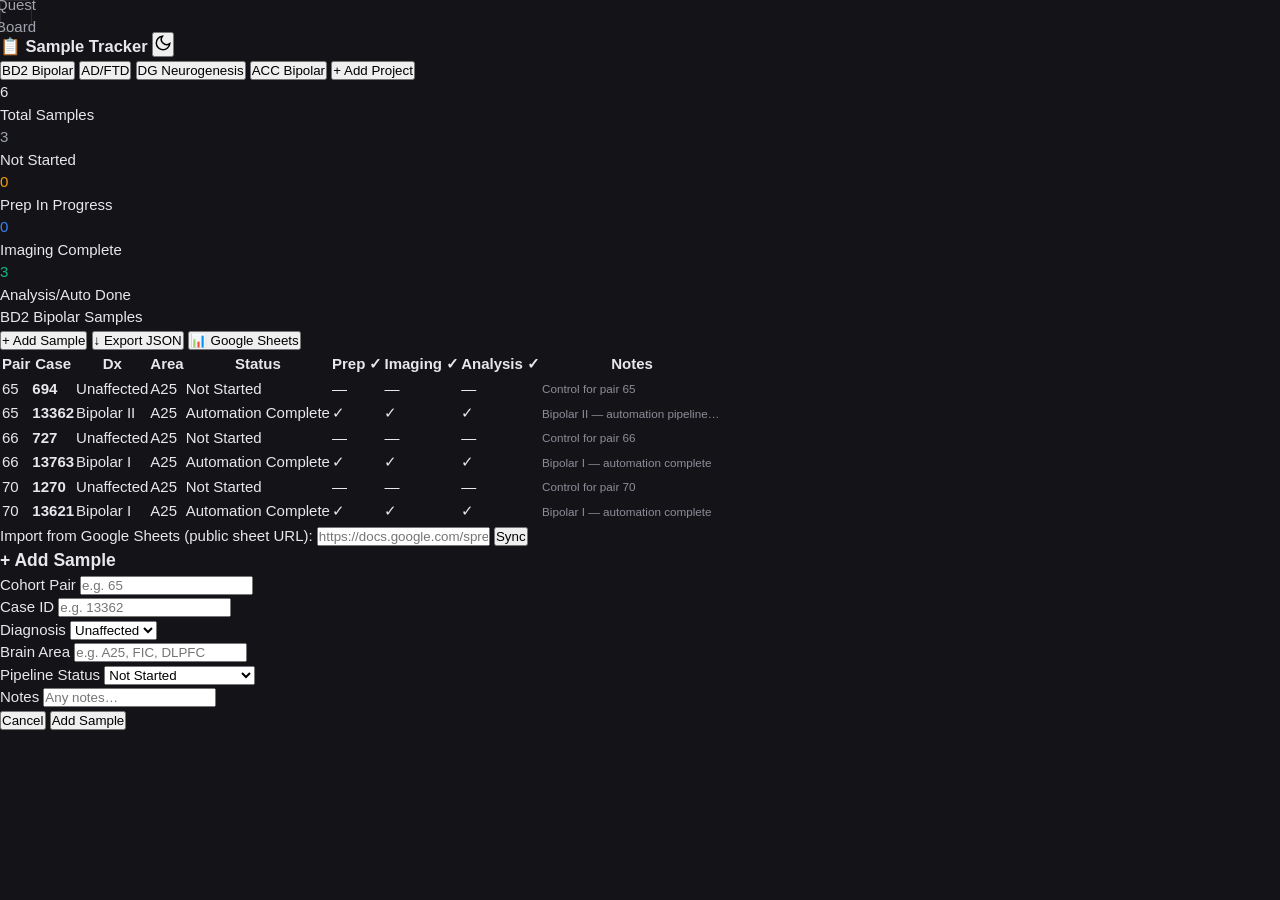
<file: tracker.html>
<!DOCTYPE html>
<html lang="en" data-theme="dark">
<head>
  <meta charset="UTF-8" />
  <meta name="viewport" content="width=device-width, initial-scale=1.0" />
  <title>Sample Tracker — Rahma's Quest Board</title>
  <link rel="preconnect" href="https://fonts.googleapis.com" />
  <link rel="preconnect" href="https://fonts.gstatic.com" crossorigin />
  <link href="https://fonts.googleapis.com/css2?family=Fredoka:wght@400;500;600;700&family=Plus+Jakarta+Sans:wght@400;500;600;700&display=swap" rel="stylesheet" />
  <link rel="stylesheet" href="style.css" />
</head>
<body class="tracker-page">

<!-- HEADER -->
<header class="tracker-header">
  <div class="tracker-header-inner">
    <a href="index.html" class="back-btn">
      <svg width="16" height="16" viewBox="0 0 24 24" fill="none" stroke="currentColor" stroke-width="2.5"><path d="M19 12H5M12 19l-7-7 7-7"/></svg>
      Quest Board
    </a>
    <span style="font-family:var(--font-display);font-weight:700;font-size:1.1rem;color:var(--text);flex:1">📋 Sample Tracker</span>
    <button class="theme-toggle" data-theme-toggle aria-label="Toggle theme">
      <svg width="18" height="18" viewBox="0 0 24 24" fill="none" stroke="currentColor" stroke-width="2"><path d="M21 12.79A9 9 0 1 1 11.21 3 7 7 0 0 0 21 12.79z"/></svg>
    </button>
  </div>
</header>

<!-- MAIN -->
<main class="tracker-main">

  <!-- TABS -->
  <div class="tracker-tabs" id="trackerTabs">
    <button class="tracker-tab active" data-project="BD2">BD2 Bipolar</button>
    <button class="tracker-tab" data-project="AD_FTD">AD/FTD</button>
    <button class="tracker-tab" data-project="DG">DG Neurogenesis</button>
    <button class="tracker-tab" data-project="ACC">ACC Bipolar</button>
    <button class="add-project-tab-btn" id="addTrackerProjectBtn">+ Add Project</button>
  </div>

  <!-- PIPELINE SUMMARY CARDS -->
  <div class="pipeline-summary" id="pipelineSummary"></div>

  <!-- TOOLBAR -->
  <div class="tracker-toolbar">
    <div class="tracker-toolbar-title" id="trackerTitle">BD2 Bipolar Samples</div>
    <button class="tracker-action-btn primary" id="addSampleBtn">+ Add Sample</button>
    <button class="tracker-action-btn" id="exportJsonBtn">↓ Export JSON</button>
    <button class="tracker-action-btn" id="sheetsImportBtn">📊 Google Sheets</button>
  </div>

  <!-- SAMPLE TABLE -->
  <div class="sample-table-wrap">
    <table class="sample-table" id="sampleTable">
      <thead>
        <tr>
          <th>Pair</th>
          <th>Case</th>
          <th>Dx</th>
          <th>Area</th>
          <th>Status</th>
          <th>Prep ✓</th>
          <th>Imaging ✓</th>
          <th>Analysis ✓</th>
          <th>Notes</th>
        </tr>
      </thead>
      <tbody id="sampleTableBody"></tbody>
    </table>
  </div>

  <!-- GOOGLE SHEETS SYNC BAR -->
  <div class="sync-bar" id="syncBar">
    <span class="sync-bar-text" id="syncBarText">Import from Google Sheets (public sheet URL):</span>
    <input type="url" class="sync-bar-input" id="sheetsUrlInput" placeholder="https://docs.google.com/spreadsheets/d/…" />
    <button class="tracker-action-btn primary" id="syncNowBtn">Sync</button>
  </div>
  <div id="syncStatus" style="font-size:0.75rem;color:var(--text-muted);padding:6px 0;display:none"></div>

</main>

<!-- ADD SAMPLE MODAL -->
<div class="add-sample-overlay" id="addSampleOverlay">
  <div class="add-sample-card">
    <h3 class="add-project-modal-title">+ Add Sample</h3>
    <div class="modal-field-group">
      <label class="modal-field-label" for="samplePair">Cohort Pair</label>
      <input type="text" id="samplePair" class="modal-input" placeholder="e.g. 65" />
    </div>
    <div class="modal-field-group">
      <label class="modal-field-label" for="sampleCase">Case ID</label>
      <input type="text" id="sampleCase" class="modal-input" placeholder="e.g. 13362" />
    </div>
    <div class="modal-field-group">
      <label class="modal-field-label" for="sampleDx">Diagnosis</label>
      <select id="sampleDx" class="modal-input">
        <option value="Unaffected">Unaffected</option>
        <option value="Bipolar I">Bipolar I</option>
        <option value="Bipolar II">Bipolar II</option>
        <option value="AD">AD</option>
        <option value="bvFTD">bvFTD</option>
        <option value="CN">CN</option>
        <option value="Other">Other</option>
      </select>
    </div>
    <div class="modal-field-group">
      <label class="modal-field-label" for="sampleArea">Brain Area</label>
      <input type="text" id="sampleArea" class="modal-input" placeholder="e.g. A25, FIC, DLPFC" />
    </div>
    <div class="modal-field-group">
      <label class="modal-field-label" for="sampleStatus">Pipeline Status</label>
      <select id="sampleStatus" class="modal-input">
        <option value="Not Started">Not Started</option>
        <option value="Prep In Progress">Prep In Progress</option>
        <option value="Imaging Complete">Imaging Complete</option>
        <option value="Analysis Complete">Analysis Complete</option>
        <option value="Automation Complete">Automation Complete</option>
      </select>
    </div>
    <div class="modal-field-group">
      <label class="modal-field-label" for="sampleNotes">Notes</label>
      <input type="text" id="sampleNotes" class="modal-input" placeholder="Any notes…" />
    </div>
    <div class="modal-btn-row">
      <button class="btn-cancel" id="cancelAddSample">Cancel</button>
      <button class="btn-create" id="confirmAddSample">Add Sample</button>
    </div>
  </div>
</div>

<script src="data.js"></script>
<script src="app.js"></script>
<script src="triage.js"></script>
<script>
// ============================================================
// TRACKER PAGE — Sample pipeline tracker
// ============================================================

// ---- DEFAULT DATA ----
const BD2_DEFAULT_DATA = [
  {
    id: 'bd2-694', pair: '65', caseId: '694', dx: 'Unaffected', area: 'A25',
    status: 'Not Started',
    prep: false, imaging: false, analysis: false,
    sectioning: false, staining: false, mounting: false, imaging_run: false,
    registration: false, cell_segmentation: false, transcript_detection: false,
    cell_typing: false, qc_passed: false, automation_complete: false,
    notes: 'Control for pair 65'
  },
  {
    id: 'bd2-13362', pair: '65', caseId: '13362', dx: 'Bipolar II', area: 'A25',
    status: 'Automation Complete',
    prep: true, imaging: true, analysis: true,
    sectioning: true, staining: true, mounting: true, imaging_run: true,
    registration: true, cell_segmentation: true, transcript_detection: true,
    cell_typing: true, qc_passed: true, automation_complete: true,
    notes: 'Bipolar II — automation pipeline complete'
  },
  {
    id: 'bd2-727', pair: '66', caseId: '727', dx: 'Unaffected', area: 'A25',
    status: 'Not Started',
    prep: false, imaging: false, analysis: false,
    sectioning: false, staining: false, mounting: false, imaging_run: false,
    registration: false, cell_segmentation: false, transcript_detection: false,
    cell_typing: false, qc_passed: false, automation_complete: false,
    notes: 'Control for pair 66'
  },
  {
    id: 'bd2-13763', pair: '66', caseId: '13763', dx: 'Bipolar I', area: 'A25',
    status: 'Automation Complete',
    prep: true, imaging: true, analysis: true,
    sectioning: true, staining: true, mounting: true, imaging_run: true,
    registration: true, cell_segmentation: true, transcript_detection: true,
    cell_typing: true, qc_passed: true, automation_complete: true,
    notes: 'Bipolar I — automation complete'
  },
  {
    id: 'bd2-1270', pair: '70', caseId: '1270', dx: 'Unaffected', area: 'A25',
    status: 'Not Started',
    prep: false, imaging: false, analysis: false,
    sectioning: false, staining: false, mounting: false, imaging_run: false,
    registration: false, cell_segmentation: false, transcript_detection: false,
    cell_typing: false, qc_passed: false, automation_complete: false,
    notes: 'Control for pair 70'
  },
  {
    id: 'bd2-13621', pair: '70', caseId: '13621', dx: 'Bipolar I', area: 'A25',
    status: 'Automation Complete',
    prep: true, imaging: true, analysis: true,
    sectioning: true, staining: true, mounting: true, imaging_run: true,
    registration: true, cell_segmentation: true, transcript_detection: true,
    cell_typing: true, qc_passed: true, automation_complete: true,
    notes: 'Bipolar I — automation complete'
  },
];

const PROJECTS = {
  BD2: { label: 'BD2 Bipolar', storageKey: 'tracker_BD2', defaultData: BD2_DEFAULT_DATA },
  AD_FTD: { label: 'AD/FTD', storageKey: 'tracker_AD_FTD', defaultData: [] },
  DG: { label: 'DG Neurogenesis', storageKey: 'tracker_DG', defaultData: [] },
  ACC: { label: 'ACC Bipolar', storageKey: 'tracker_ACC', defaultData: [] },
};

let currentProject = 'BD2';
let expandedRows = new Set();

function loadProjectData(projectKey) {
  const proj = PROJECTS[projectKey];
  if (!proj) return [];
  try {
    const saved = localStorage.getItem(proj.storageKey);
    return saved ? JSON.parse(saved) : JSON.parse(JSON.stringify(proj.defaultData));
  } catch(e) { return []; }
}

function saveProjectData(projectKey, data) {
  const proj = PROJECTS[projectKey];
  if (!proj) return;
  localStorage.setItem(proj.storageKey, JSON.stringify(data));
}

function statusBadgeClass(status) {
  const map = {
    'Not Started': 'status-not-started',
    'Prep In Progress': 'status-prep-ip',
    'Imaging Complete': 'status-imaging-done',
    'Analysis Complete': 'status-analysis-done',
    'Automation Complete': 'status-automation',
  };
  return map[status] || 'status-not-started';
}

function boolCell(val) {
  return val ? `<span class="bool-check">✓</span>` : `<span class="bool-x">—</span>`;
}

function renderPipelineSummary(data) {
  const counts = { 'Not Started': 0, 'Prep In Progress': 0, 'Imaging Complete': 0, 'Analysis Complete': 0, 'Automation Complete': 0 };
  data.forEach(s => { counts[s.status] = (counts[s.status] || 0) + 1; });
  const total = data.length;

  document.getElementById('pipelineSummary').innerHTML = `
    <div class="pipeline-stat-card">
      <div class="pipeline-stat-num">${total}</div>
      <div class="pipeline-stat-label">Total Samples</div>
    </div>
    <div class="pipeline-stat-card">
      <div class="pipeline-stat-num" style="color:#9ca3af">${counts['Not Started']}</div>
      <div class="pipeline-stat-label">Not Started</div>
    </div>
    <div class="pipeline-stat-card">
      <div class="pipeline-stat-num" style="color:#f59e0b">${counts['Prep In Progress']}</div>
      <div class="pipeline-stat-label">Prep In Progress</div>
    </div>
    <div class="pipeline-stat-card">
      <div class="pipeline-stat-num" style="color:#3b82f6">${(counts['Imaging Complete']||0)}</div>
      <div class="pipeline-stat-label">Imaging Complete</div>
    </div>
    <div class="pipeline-stat-card">
      <div class="pipeline-stat-num" style="color:#10b981">${(counts['Analysis Complete']||0)+(counts['Automation Complete']||0)}</div>
      <div class="pipeline-stat-label">Analysis/Auto Done</div>
    </div>
  `;
}

function renderTable(data) {
  const tbody = document.getElementById('sampleTableBody');
  tbody.innerHTML = '';
  if (!data.length) {
    tbody.innerHTML = `<tr><td colspan="9" style="text-align:center;color:var(--text-muted);padding:32px">No samples yet. Add one above.</td></tr>`;
    return;
  }
  data.forEach((sample, idx) => {
    const isExpanded = expandedRows.has(sample.id);
    const row = document.createElement('tr');
    row.className = 'expanded-row-cursor' + (isExpanded ? ' expanded' : '');
    row.innerHTML = `
      <td>${sample.pair}</td>
      <td><strong>${sample.caseId}</strong></td>
      <td>${sample.dx}</td>
      <td>${sample.area}</td>
      <td><span class="status-badge ${statusBadgeClass(sample.status)}">${sample.status}</span></td>
      <td>${boolCell(sample.prep)}</td>
      <td>${boolCell(sample.imaging)}</td>
      <td>${boolCell(sample.analysis)}</td>
      <td style="font-size:0.78rem;color:var(--text-muted);max-width:180px;overflow:hidden;text-overflow:ellipsis;white-space:nowrap">${sample.notes || ''}</td>
    `;
    row.addEventListener('click', () => toggleExpandRow(sample.id, data));
    tbody.appendChild(row);

    // Expanded detail row
    if (isExpanded) {
      const detailRow = document.createElement('tr');
      detailRow.className = 'sample-expanded-row';
      detailRow.innerHTML = `<td colspan="9">
        <div class="sample-expanded-inner">
          ${expandedFields(sample)}
        </div>
      </td>`;
      tbody.appendChild(detailRow);
    }
  });
}

function expandedFields(sample) {
  const fields = [
    ['Sectioning', sample.sectioning], ['Staining', sample.staining], ['Mounting', sample.mounting],
    ['Imaging Run', sample.imaging_run], ['Registration', sample.registration],
    ['Cell Segmentation', sample.cell_segmentation], ['Transcript Detection', sample.transcript_detection],
    ['Cell Typing', sample.cell_typing], ['QC Passed', sample.qc_passed],
    ['Automation Complete', sample.automation_complete],
  ];
  return fields.map(([label, val]) =>
    `<div class="expanded-field"><span class="expanded-field-label">${label}:</span> ${boolCell(val)}</div>`
  ).join('');
}

function toggleExpandRow(id, data) {
  if (expandedRows.has(id)) expandedRows.delete(id);
  else expandedRows.add(id);
  renderTable(data);
}

function renderAll() {
  const data = loadProjectData(currentProject);
  renderPipelineSummary(data);
  renderTable(data);
  document.getElementById('trackerTitle').textContent = PROJECTS[currentProject]?.label + ' Samples';
}

// ---- ADD SAMPLE ----
document.getElementById('addSampleBtn').addEventListener('click', () => {
  document.getElementById('addSampleOverlay').classList.add('open');
  document.body.style.overflow = 'hidden';
});
document.getElementById('cancelAddSample').addEventListener('click', () => {
  document.getElementById('addSampleOverlay').classList.remove('open');
  document.body.style.overflow = '';
});
document.getElementById('addSampleOverlay').addEventListener('click', e => {
  if (e.target === document.getElementById('addSampleOverlay')) {
    document.getElementById('addSampleOverlay').classList.remove('open');
    document.body.style.overflow = '';
  }
});
document.getElementById('confirmAddSample').addEventListener('click', () => {
  const pair   = document.getElementById('samplePair').value.trim();
  const caseId = document.getElementById('sampleCase').value.trim();
  const dx     = document.getElementById('sampleDx').value;
  const area   = document.getElementById('sampleArea').value.trim();
  const status = document.getElementById('sampleStatus').value;
  const notes  = document.getElementById('sampleNotes').value.trim();
  if (!caseId) { document.getElementById('sampleCase').focus(); return; }

  const data = loadProjectData(currentProject);
  data.push({
    id: 'sample-' + Date.now(), pair, caseId, dx, area, status, notes,
    prep: false, imaging: false, analysis: false,
    sectioning: false, staining: false, mounting: false, imaging_run: false,
    registration: false, cell_segmentation: false, transcript_detection: false,
    cell_typing: false, qc_passed: false, automation_complete: false,
  });
  saveProjectData(currentProject, data);
  renderAll();
  document.getElementById('addSampleOverlay').classList.remove('open');
  document.body.style.overflow = '';
  ['samplePair','sampleCase','sampleArea','sampleNotes'].forEach(id => document.getElementById(id).value = '');
});

// ---- EXPORT JSON ----
document.getElementById('exportJsonBtn').addEventListener('click', () => {
  const data = loadProjectData(currentProject);
  const blob = new Blob([JSON.stringify(data, null, 2)], { type: 'application/json' });
  const a = document.createElement('a');
  a.href = URL.createObjectURL(blob);
  a.download = `${currentProject}_samples_${new Date().toISOString().split('T')[0]}.json`;
  a.click();
});

// ---- GOOGLE SHEETS IMPORT ----
document.getElementById('sheetsImportBtn').addEventListener('click', () => {
  const bar = document.getElementById('syncBar');
  bar.scrollIntoView({ behavior: 'smooth' });
  document.getElementById('sheetsUrlInput').focus();
});

document.getElementById('syncNowBtn').addEventListener('click', async () => {
  const url = document.getElementById('sheetsUrlInput').value.trim();
  if (!url) return;
  const statusDiv = document.getElementById('syncStatus');
  statusDiv.style.display = '';
  statusDiv.textContent = 'Fetching…';

  // Extract sheet ID
  const match = url.match(/\/spreadsheets\/d\/([a-zA-Z0-9_-]+)/);
  if (!match) {
    statusDiv.textContent = 'Could not parse Sheet ID from URL.';
    return;
  }
  const sheetId = match[1];
  // Try to get sheet name from URL fragment or use default
  const sheetName = encodeURIComponent('BD2 Progress');
  const jsonUrl = `https://docs.google.com/spreadsheets/d/${sheetId}/gviz/tq?tqx=out:json&sheet=${sheetName}`;

  try {
    const res = await fetch(jsonUrl);
    const text = await res.text();
    // Google wraps in google.visualization.Query.setResponse(...)
    const json = JSON.parse(text.replace(/^[^(]+\(/, '').replace(/\);?\s*$/, ''));
    const rows = json.table.rows;
    const cols = json.table.cols.map(c => c.label);
    const data = rows.map((row, i) => {
      const r = {};
      cols.forEach((col, ci) => { r[col] = row.c[ci]?.v ?? null; });
      return {
        id: 'sheets-' + i,
        pair: String(r['Pair'] || r['pair'] || ''),
        caseId: String(r['Case'] || r['case'] || r['Case ID'] || ''),
        dx: String(r['Dx'] || r['Diagnosis'] || ''),
        area: String(r['Area'] || r['area'] || ''),
        status: String(r['Status'] || 'Not Started'),
        notes: String(r['Notes'] || r['notes'] || ''),
        prep: !!(r['Prep'] || r['prep']),
        imaging: !!(r['Imaging'] || r['imaging']),
        analysis: !!(r['Analysis'] || r['analysis']),
        sectioning: !!(r['Sectioning']), staining: !!(r['Staining']),
        mounting: !!(r['Mounting']), imaging_run: !!(r['Imaging Run']),
        registration: !!(r['Registration']), cell_segmentation: !!(r['Cell Segmentation']),
        transcript_detection: !!(r['Transcript Detection']), cell_typing: !!(r['Cell Typing']),
        qc_passed: !!(r['QC Passed']), automation_complete: !!(r['Automation Complete']),
      };
    });
    saveProjectData(currentProject, data);
    localStorage.setItem('sheets_url_' + currentProject, url);
    localStorage.setItem('sheets_sync_time_' + currentProject, new Date().toISOString());
    renderAll();
    statusDiv.textContent = `✓ Synced ${data.length} rows at ${new Date().toLocaleTimeString()}`;
  } catch(e) {
    statusDiv.textContent = 'Sync failed: ' + e.message + '. Make sure the sheet is public (Anyone with link → Viewer).';
  }
});

// Show last sync time
function showLastSync() {
  const t = localStorage.getItem('sheets_sync_time_' + currentProject);
  const url = localStorage.getItem('sheets_url_' + currentProject);
  const syncDiv = document.getElementById('syncStatus');
  if (t && url) {
    syncDiv.style.display = '';
    document.getElementById('sheetsUrlInput').value = url;
    syncDiv.textContent = `Last synced: ${new Date(t).toLocaleString()}`;
  }
}

// ---- TABS ----
document.getElementById('trackerTabs').addEventListener('click', e => {
  const tab = e.target.closest('[data-project]');
  if (!tab) return;
  document.querySelectorAll('.tracker-tab').forEach(t => t.classList.remove('active'));
  tab.classList.add('active');
  currentProject = tab.dataset.project;
  expandedRows.clear();
  renderAll();
  showLastSync();
});

// ---- THEME TOGGLE ----
document.querySelector('[data-theme-toggle]').addEventListener('click', () => {
  const curr = document.documentElement.getAttribute('data-theme');
  const next = curr === 'dark' ? 'light' : 'dark';
  document.documentElement.setAttribute('data-theme', next);
  localStorage.setItem('theme', next);
});

// ---- INIT ----
document.addEventListener('DOMContentLoaded', () => {
  document.documentElement.setAttribute('data-theme', localStorage.getItem('theme') || 'dark');
  renderAll();
  showLastSync();
});
</script>
</body>
</html>
</file>
<file: style.css>
/* ============================================================
   SOMA — Calm ADHD focus tracker
   Dark-only · Minimal · One thing at a time
   ============================================================ */

*, *::before, *::after { box-sizing: border-box; margin: 0; padding: 0; }

:root {
  --bg: #141418;
  --surface: #1c1c22;
  --surface-hover: #222228;
  --border: #2a2a32;

  /* Phase 1d: text-muted bumped from #5a5a66 (~3.8:1) to #8d8d99
     (~5.5:1) so muted body text passes WCAG AA on the default dark
     surface. text-secondary bumped from #8b8b96 (~5.4:1) to #a3a3ad
     for a comfortable read on tired eyes. */
  --text-primary: #e8e8ec;
  --text-secondary: #a3a3ad;
  --text-muted: #8d8d99;

  /* Project accents — repainted for at-a-glance distinction on the Candy Land path.
     Each active project gets a hue from a different family (warm / cool / neutral)
     so no two projects look alike side-by-side. Values drawn from the 16-color
     project-tag palette in app.js. */
  --c-dlpfc: #e07a5f;       /* coral   — RUSH DLPFC AD */
  --c-fic: #d98c3f;         /* rust    — RUSH FIC AD (was duplicate of dlpfc) */
  --c-bd2: #8e7cc3;         /* lavender — BD2 ACC */
  --c-dg: #4f8fc0;          /* steel-blue — DG Neurogenesis */
  --c-package: #a3c586;     /* fresh green — txomics Package */
  --c-cursor: #5c8a7a;      /* teal    — Cursor Plan (was duplicate of dg) */
  --c-eef2: #e6b422;        /* amber   — EEF2 Methods Paper */
  --c-network: #9ca3af;     /* archived, keep neutral */
  --c-learning: #3f6b8b;    /* deep-blue — Learning Plan */
  --c-ml: #5b8f7a;          /* sage-teal — ML Curriculum */
  --c-career: #b84a62;      /* berry   — Career Path */
  --c-antibodies: #c1638a;      /* rose      — Antibody Validation */
  --c-ucsf-fic: #d1495b;        /* warm red  — UCSF FIC (kept distinct from sibling RUSH FIC's rust) */
  --c-concord-sae: #7c6fc9;     /* indigo    — CONCORD SAE */
  --c-assortativity: #a3874a;   /* olive-gold — Tissue Assortativity */
  --c-dementia-review: #6b8fa3; /* dusty blue — Dementia Review */
  --c-gold: #d4a44c;

  --font: 'Inter', -apple-system, BlinkMacSystemFont, sans-serif;
  --text-xs: 11px;
  --text-sm: 13px;
  --text-base: 15px;
  --text-md: 16px;
  --text-lg: 18px;

  --sp-1: 4px; --sp-2: 8px; --sp-3: 12px; --sp-4: 16px;
  --sp-5: 20px; --sp-6: 24px; --sp-8: 32px; --sp-10: 40px;

  --r-sm: 4px; --r-md: 6px; --r-lg: 8px;
  --shadow-sm: 0 1px 2px rgba(0,0,0,0.2);
  --t-fast: 150ms ease-out;
  --t-normal: 200ms ease-out;

  --sidebar-w: 56px;
  --bottom-bar-h: 52px;
}

html { font-size: var(--text-base); -webkit-font-smoothing: antialiased; -moz-osx-font-smoothing: grayscale; }
body { font-family: var(--font); background: var(--bg); color: var(--text-primary); line-height: 1.5; min-height: 100vh; overflow-x: hidden; }
a { color: inherit; text-decoration: none; }

/* ---- Layout Shell ---- */
.app-shell { display: flex; min-height: 100vh; }

/* Sidebar desktop */
.sidebar {
  position: fixed; top: 0; left: 0;
  width: var(--sidebar-w); height: 100vh;
  background: var(--surface);
  border-right: 1px solid var(--border);
  display: flex; flex-direction: column; align-items: center;
  padding: var(--sp-4) 0; gap: var(--sp-2); z-index: 100;
}
.sidebar .nav-item {
  width: 40px; height: 40px;
  display: flex; align-items: center; justify-content: center;
  border-radius: var(--r-lg); color: var(--text-muted);
  cursor: pointer; transition: background var(--t-fast), color var(--t-fast);
  position: relative;
}
.sidebar .nav-item:hover { background: var(--surface-hover); color: var(--text-secondary); }
.sidebar .nav-item.active { color: var(--text-primary); background: color-mix(in srgb, var(--accent) 20%, transparent); }
.sidebar .nav-item svg { width: 20px; height: 20px; }
.sidebar .nav-spacer { flex: 1; }

.sidebar .nav-item .tooltip {
  position: absolute; left: 52px; top: 50%; transform: translateY(-50%);
  background: var(--surface); border: 1px solid var(--border);
  color: var(--text-primary); font-size: var(--text-sm);
  padding: 4px 10px; border-radius: var(--r-sm); white-space: nowrap;
  pointer-events: none; opacity: 0; transition: opacity var(--t-fast);
}
.sidebar .nav-item:hover .tooltip { opacity: 1; }

/* Main content */
.main-content {
  margin-left: var(--sidebar-w); flex: 1; min-height: 100vh;
  padding: var(--sp-8) var(--sp-8) var(--sp-10);
}

/* Bottom bar mobile */
.bottom-bar {
  display: none; position: fixed; bottom: 0; left: 0; right: 0;
  height: var(--bottom-bar-h); background: var(--surface);
  border-top: 1px solid var(--border); z-index: 100;
  justify-content: space-around; align-items: center;
}
.bottom-bar .nav-item {
  display: flex; flex-direction: column; align-items: center; gap: 2px;
  color: var(--text-muted); cursor: pointer; font-size: 10px;
  padding: var(--sp-1) var(--sp-2); border-radius: var(--r-md);
  transition: color var(--t-fast);
}
.bottom-bar .nav-item:hover { color: var(--text-primary); }
.bottom-bar .nav-item.active { color: var(--accent); }
.bottom-bar .nav-item svg { width: 18px; height: 18px; }

/* ---- Views ---- */
.view { display: none; max-width: 720px; width: 100%; margin: 0 auto; }
.view.active { display: block; animation: fadeIn 200ms ease-out; }
/* Focus view centers itself wider via .focus-view-split (1100px) —
   don't double-constrain it with the general 720px view width. */
#view-focus { max-width: none; margin: 0; }
@keyframes fadeIn { from { opacity: 0; transform: translateY(4px); } to { opacity: 1; transform: translateY(0); } }

/* ---- Shared Components ---- */
.card {
  background: var(--surface); border: 1px solid var(--border);
  border-radius: var(--r-lg); padding: var(--sp-4);
  transition: background var(--t-fast);
}
.card.clickable { cursor: pointer; }
.card.clickable:hover { background: var(--surface-hover); }

.dot { width: 8px; height: 8px; border-radius: 50%; display: inline-block; flex-shrink: 0; }

.btn {
  display: inline-flex; align-items: center; justify-content: center; gap: var(--sp-2);
  padding: var(--sp-2) var(--sp-4); border: none; border-radius: var(--r-md);
  font-family: var(--font); font-size: var(--text-sm); font-weight: 500;
  cursor: pointer; transition: background var(--t-fast), opacity var(--t-fast);
  color: var(--text-primary);
}
.btn:hover { opacity: 0.85; }
.btn:disabled { opacity: 0.4; cursor: default; }
.btn-primary { background: var(--c-dlpfc); color: #fff; }
.btn-outline { background: transparent; border: 1px solid var(--border); color: var(--text-secondary); }
.btn-outline:hover { border-color: var(--text-muted); color: var(--text-primary); }
.btn-ghost { background: transparent; color: var(--text-secondary); }
.btn-ghost:hover { color: var(--text-primary); background: rgba(255,255,255,0.04); }
.btn-danger { background: transparent; border: 1px solid rgba(176,112,112,0.3); color: #b07070; }
.btn-danger:hover { border-color: #b07070; opacity: 1; }

.badge {
  display: inline-flex; align-items: center;
  padding: 2px 8px; font-size: var(--text-xs); font-weight: 500;
  border-radius: var(--r-sm); background: rgba(255,255,255,0.06); color: var(--text-secondary);
}
.badge-type {
  font-size: 10px; text-transform: uppercase; letter-spacing: 0.5px; padding: 1px 6px;
}

/* ========================================
   HOME VIEW — Meditation-like daily view
   ======================================== */
/* Feature 8: wide enough for the two-region layout below on desktop;
   .home-layout itself stacks to one column under 900px, same breakpoint
   .focus-view-split already uses, so mobile is unaffected either way. */
.home-view { max-width: 900px; margin: 0 auto; }

/* Feature 8: primary (weekly bar, log-a-block, day strip) + secondary
   (weekly plan, next reward, plan-with-AI) — mirrors the flex-row/
   stacks-on-narrow pattern .focus-view-split already established rather
   than inventing a new responsive scheme. */
.home-layout {
  display: flex; flex-direction: row; gap: var(--sp-6);
  align-items: flex-start;
}
.home-primary { flex: 1 1 520px; min-width: 0; }
.home-secondary {
  flex: 0 1 300px; min-width: 0;
  display: flex; flex-direction: column; gap: var(--sp-6);
}
@media (max-width: 900px) {
  /* Stretch, don't shrink-to-fit: with flex-start the stacked columns
     sized to their content and ran off the right edge on phones. */
  .home-layout { flex-direction: column; align-items: stretch; }
  .home-primary { flex-basis: auto; }
  .home-secondary { width: 100%; }
}

.greeting-bar {
  display: flex; align-items: center; justify-content: space-between;
  margin-bottom: var(--sp-8);
}
.greeting-date { font-size: var(--text-md); font-weight: 500; color: var(--text-primary); }
.points-badge { font-size: var(--text-sm); color: var(--text-muted); font-weight: 400; }

/* Block circle rows */
.block-section { margin-bottom: var(--sp-6); }
.block-section-label {
  font-size: var(--text-xs); color: var(--text-muted);
  text-transform: uppercase; letter-spacing: 0.5px;
  margin-bottom: var(--sp-2); font-weight: 500;
}
/* Feature 8: wraps the bar (which still needs its own overflow:hidden to
   clip the segment corners) so the pace dot below can sit on top without
   being clipped by that same overflow — position:relative here, not there. */
.week-progress-track { position: relative; margin-bottom: var(--sp-2); }
.week-progress-bar {
  display: flex; width: 100%; height: 8px;
  background: var(--surface-hover); border-radius: 999px;
  overflow: hidden;
}
.week-progress-seg { height: 100%; flex-shrink: 0; }
/* "You are here" pace marker — same visual language as the board-game
   .game-piece token (small halo-ringed dot), so the bar reads as progress
   *and* pace at a glance. */
.week-pace-dot {
  position: absolute; top: 50%; left: 0;
  width: 10px; height: 10px; border-radius: 50%;
  background: var(--text-primary);
  box-shadow: 0 0 0 3px var(--bg), 0 0 6px rgba(0,0,0,0.25);
  transform: translate(-50%, -50%);
  pointer-events: none;
}
.week-progress-text { font-size: var(--text-xs); color: var(--text-muted); margin-bottom: var(--sp-3); }
.week-progress-text.over-goal { color: var(--c-gold); font-weight: 600; }

.block-circles { display: flex; gap: 8px; flex-wrap: wrap; align-items: center; }
.block-circle {
  width: 16px; height: 16px; border-radius: 50%;
  border: 2px solid var(--border); background: transparent;
  transition: background var(--t-fast), border-color var(--t-fast);
  flex-shrink: 0;
}
.block-circle.filled { border-color: transparent; }
.block-circle.bonus { border-color: transparent; background: var(--c-gold); }

/* Feature 8: manual "log a block" control — Home's new primary action.
   Lower-friction than the timer: pick a project + step, optionally note
   what you did, and log it directly. */
.home-log-card { margin-bottom: var(--sp-6); }
.home-log-title {
  font-size: var(--text-sm); font-weight: 600; color: var(--text-primary);
  margin-bottom: var(--sp-3);
}
.home-log-row {
  display: flex; gap: var(--sp-2); margin-bottom: var(--sp-2);
  flex-wrap: wrap;
}
.home-log-select { flex: 1 1 160px; min-width: 0; }
.home-log-note { width: 100%; margin-bottom: var(--sp-3); }
.home-log-actions {
  display: flex; align-items: center; gap: var(--sp-4); flex-wrap: wrap;
}
.home-log-submit { flex-shrink: 0; }
.home-log-timer-link {
  font-size: var(--text-xs); color: var(--text-muted);
  text-decoration: underline; cursor: pointer;
  transition: color var(--t-fast);
}
.home-log-timer-link:hover { color: var(--text-secondary); }

/* Feature 8: Mon-Sun "did I show up" strip — the calm, fast everyday read
   that replaces the old auto-queued planned-blocks checklist. */
.day-strip { display: flex; gap: var(--sp-2); }
.day-strip-cell {
  flex: 1 1 0; display: flex; flex-direction: column; align-items: center;
  gap: 4px; padding: var(--sp-2) 0;
  border: 1px solid var(--border); border-radius: var(--r-md);
  background: var(--surface);
}
.day-strip-cell.today { border-color: var(--text-muted); }
.day-strip-cell.logged { background: color-mix(in srgb, var(--c-gold) 12%, var(--surface)); border-color: color-mix(in srgb, var(--c-gold) 40%, var(--border)); }
.day-strip-label {
  font-size: 10px; text-transform: uppercase; letter-spacing: 0.5px;
  color: var(--text-muted);
}
.day-strip-cell.today .day-strip-label { color: var(--text-primary); font-weight: 600; }
.day-strip-mark { width: 14px; height: 14px; display: flex; align-items: center; justify-content: center; color: var(--c-gold); }
.day-strip-mark svg { width: 100%; height: 100%; }

/* Done message */
.done-msg {
  font-size: var(--text-sm); color: var(--text-secondary);
  background: rgba(125,184,138,0.08); border: 1px solid rgba(125,184,138,0.12);
  border-radius: var(--r-lg); padding: var(--sp-4); text-align: center;
  margin-bottom: var(--sp-6);
}

/* Where was I */
.where-was-i {
  font-size: var(--text-sm); color: var(--text-muted);
  padding-top: var(--sp-4); border-top: 1px solid var(--border);
  margin-top: var(--sp-4);
}

/* Streak */
.streak-line {
  font-size: var(--text-sm); color: var(--text-muted);
  margin-top: var(--sp-3);
}

/* No plan nudge */
.no-plan-msg {
  font-size: var(--text-sm); color: var(--text-muted);
  text-align: center; padding: var(--sp-5); margin-bottom: var(--sp-6);
  background: var(--surface); border: 1px solid var(--border);
  border-radius: var(--r-lg);
}
.no-plan-msg a { color: var(--text-secondary); text-decoration: underline; text-underline-offset: 2px; cursor: pointer; }

/* Sunday prompt */
.sunday-prompt {
  background: var(--surface); border: 1px solid var(--border);
  border-radius: var(--r-lg); padding: var(--sp-4);
  font-size: var(--text-sm); color: var(--text-secondary);
  text-align: center; margin-bottom: var(--sp-6);
}

/* ========================================
   PROJECTS VIEW
   ======================================== */
.section-title {
  font-size: var(--text-lg); font-weight: 600;
  margin-bottom: var(--sp-5); color: var(--text-primary);
}

.project-card {
  display: flex; align-items: center; gap: var(--sp-3);
  padding: var(--sp-3) var(--sp-4);
  background: var(--surface); border: 1px solid var(--border);
  border-left: 3px solid var(--card-accent, var(--border));
  border-radius: var(--r-lg); cursor: pointer;
  transition: background var(--t-fast); margin-bottom: var(--sp-2);
}
.project-card:hover { background: var(--surface-hover); }

.project-card .proj-name {
  font-size: var(--text-sm); font-weight: 600; color: var(--text-primary);
  white-space: nowrap; min-width: 110px;
  /* Don't let the full-width progress bar squeeze long names into the
     counter beside them; cap and ellipsize instead. */
  flex-shrink: 0; max-width: 45%; overflow: hidden; text-overflow: ellipsis;
}
/* Feature 2: Editable project name */
.proj-name-editable {
  cursor: text; border-radius: var(--r-sm);
  padding: 1px 3px; margin: -1px -3px;
  transition: background var(--t-fast);
}
.proj-name-editable:hover { background: rgba(255,255,255,0.06); }
.proj-name-input {
  background: transparent; border: none; border-bottom: 1px solid var(--text-muted);
  color: var(--text-primary); font-family: var(--font); font-size: var(--text-sm);
  font-weight: 600; outline: none; min-width: 80px; max-width: 180px;
}

.project-card .proj-milestone {
  font-size: var(--text-sm); color: var(--text-secondary);
  flex: 1; overflow: hidden; text-overflow: ellipsis; white-space: nowrap;
}
.project-card .proj-progress {
  font-size: var(--text-sm); color: var(--text-muted); white-space: nowrap;
}

.mini-progress {
  width: 48px; height: 3px; background: var(--border);
  border-radius: 2px; overflow: hidden; display: inline-block; vertical-align: middle;
}
.mini-progress-fill { height: 100%; border-radius: 2px; }

.archive-toggle {
  display: flex; align-items: center; gap: var(--sp-2);
  font-size: var(--text-sm); color: var(--text-muted);
  cursor: pointer; padding: var(--sp-3) 0; margin-top: var(--sp-4);
  transition: color var(--t-fast);
}
.archive-toggle:hover { color: var(--text-secondary); }
.archive-toggle svg { width: 14px; height: 14px; transition: transform var(--t-fast); }
.archive-toggle.open svg { transform: rotate(90deg); }

.archive-list { margin-top: var(--sp-2); }
.archive-list .project-card { opacity: 0.45; }

/* ========================================
   TRACK VIEW — milestones list for a project
   ======================================== */
.track-header {
  display: flex; align-items: flex-start; gap: var(--sp-3); margin-bottom: var(--sp-6);
}
.track-header-info { flex: 1; min-width: 0; }
.back-btn {
  display: flex; align-items: center; justify-content: center;
  width: 32px; height: 32px; border: 1px solid var(--border);
  border-radius: var(--r-md); background: transparent; color: var(--text-secondary);
  cursor: pointer; transition: background var(--t-fast), color var(--t-fast); flex-shrink: 0;
}
.back-btn:hover { background: var(--surface-hover); color: var(--text-primary); }
.back-btn svg { width: 16px; height: 16px; }

.track-title { font-size: var(--text-lg); font-weight: 600; display: flex; align-items: center; gap: var(--sp-2); flex-wrap: wrap; }

/* Feature 2: Tags on track view */
.track-tags {
  display: flex; align-items: center; gap: var(--sp-1); flex-wrap: wrap;
  margin-top: var(--sp-2);
}
.tag-badge {
  display: inline-flex; align-items: center; gap: 4px;
  padding: 2px 8px; font-size: var(--text-xs);
  border-radius: var(--r-sm); background: rgba(255,255,255,0.06);
  color: var(--text-secondary); border: 1px solid var(--border);
}
.tag-remove {
  background: none; border: none; color: var(--text-muted);
  cursor: pointer; padding: 0; line-height: 1; font-size: 12px;
  display: flex; align-items: center;
  transition: color var(--t-fast);
}
.tag-remove:hover { color: var(--text-primary); }
.tag-add-btn {
  background: none; border: 1px dashed var(--border);
  border-radius: var(--r-sm); color: var(--text-muted);
  font-size: var(--text-xs); padding: 2px 8px; cursor: pointer;
  font-family: var(--font); transition: border-color var(--t-fast), color var(--t-fast);
}
.tag-add-btn:hover { border-color: var(--text-muted); color: var(--text-secondary); }
.tag-input {
  background: var(--surface); border: 1px solid var(--text-muted);
  border-radius: var(--r-sm); color: var(--text-primary);
  font-family: var(--font); font-size: var(--text-xs);
  padding: 2px 8px; outline: none; width: 140px;
}

.milestone-card {
  display: flex; align-items: center; gap: var(--sp-3);
  padding: var(--sp-3) var(--sp-4);
  background: var(--surface); border: 1px solid var(--border);
  border-radius: var(--r-lg); cursor: pointer;
  transition: background var(--t-fast); margin-bottom: var(--sp-2);
}
.milestone-card:hover { background: var(--surface-hover); }
.milestone-card.status-done { opacity: 0.5; }
.milestone-card .ms-name {
  font-size: var(--text-sm); font-weight: 500; color: var(--text-primary); flex: 1;
  display: flex; align-items: center; gap: var(--sp-2);
}
.milestone-card .ms-progress { font-size: var(--text-sm); color: var(--text-muted); }

/* Feature 4: Milestone due date / pace indicator */
.ms-due-wrap {
  display: flex; align-items: center; gap: var(--sp-2);
  font-size: var(--text-xs); color: var(--text-muted);
  margin-top: 4px;
}
.ms-due-date-input {
  background: transparent; border: none; border-bottom: 1px solid var(--border);
  color: var(--text-muted); font-family: var(--font); font-size: var(--text-xs);
  outline: none; cursor: pointer; color-scheme: dark;
  width: 108px;
}
.ms-due-date-input:focus { border-bottom-color: var(--text-muted); }
.ms-pace-label { font-size: var(--text-xs); }
.ms-pace-ok { color: var(--text-muted); }
.ms-pace-warn { color: var(--c-dlpfc); }
.ms-pace-crit { color: #b07070; }

/* Feature 3: Urgency dots */
.urgency-dot {
  width: 7px; height: 7px; border-radius: 50%; flex-shrink: 0;
  display: inline-block;
}
.urgency-dot.important { background: var(--c-dlpfc); }
.urgency-dot.critical { background: #b07070; }

/* Urgency toggle button */
.urgency-btn {
  background: none; border: none; cursor: pointer;
  padding: 2px; border-radius: var(--r-sm);
  display: flex; align-items: center;
  color: var(--text-muted); transition: color var(--t-fast);
  font-size: var(--text-xs);
}
.urgency-btn:hover { color: var(--text-secondary); }

/* ========================================
   PATH VIEW — board game winding path
   ======================================== */
.path-header { display: flex; align-items: center; gap: var(--sp-3); margin-bottom: var(--sp-2); }
.path-title { font-size: var(--text-lg); font-weight: 600; display: flex; align-items: center; gap: var(--sp-2); }
.path-progress-text { font-size: var(--text-sm); color: var(--text-muted); margin-bottom: var(--sp-6); }

.winding-path { position: relative; padding: 0 var(--sp-6); }

/* Phase 1e: progress blocks are now bigger, more saturated when filled,
   and the current block pulses + glows so it's obvious which one you're
   on. Pending dots are visible (no longer almost-invisible muted rings). */
.step-block-dots { display: flex; gap: 5px; align-items: center; cursor: pointer; border-radius: var(--r-sm); transition: background var(--t-fast); }
.step-block-dots:hover { background: color-mix(in srgb, var(--node-accent, var(--text-muted)) 12%, transparent); }
.step-block-dot {
  width: 10px; height: 10px; border-radius: 3px;
  border: 1.5px solid var(--text-muted);
  background: transparent;
  transition: background 200ms ease, transform 200ms ease, box-shadow 200ms ease;
  flex-shrink: 0;
}
.step-block-dot.filled {
  /* Filled blocks pick up the surrounding track accent (the --track-accent
     / --node-accent CSS var is set on parent candy-path / candy-node).
     Falls back to text-primary so it's never invisible. */
  background: var(--node-accent, var(--track-accent, var(--text-primary)));
  border-color: var(--node-accent, var(--track-accent, var(--text-primary)));
  box-shadow: 0 0 6px color-mix(in srgb, var(--node-accent, var(--track-accent, var(--text-primary))) 45%, transparent);
}
.step-block-dot.current {
  /* The block-in-progress: pulsing ring in the track color. */
  border-color: var(--node-accent, var(--track-accent, var(--accent, var(--c-gold))));
  border-width: 2px;
  animation: blockPulse 1.6s ease-in-out infinite;
}
@keyframes blockPulse {
  0%, 100% { transform: scale(1); box-shadow: 0 0 0 0 color-mix(in srgb, var(--node-accent, var(--track-accent, var(--c-gold))) 35%, transparent); }
  50%      { transform: scale(1.15); box-shadow: 0 0 0 4px color-mix(in srgb, var(--node-accent, var(--track-accent, var(--c-gold))) 0%, transparent); }
}

.path-connector { width: 1px; height: 12px; background: var(--border); margin: 0 auto; }

.gate-card {
  background: var(--surface); border: 1px solid var(--border);
  border-radius: var(--r-lg); padding: var(--sp-4);
  margin-top: var(--sp-3); width: 280px;
  margin-left: auto; margin-right: auto;
}
.gate-card h4 { font-size: var(--text-sm); font-weight: 600; color: var(--text-primary); margin-bottom: var(--sp-2); }
.gate-item {
  font-size: var(--text-sm); color: var(--text-muted);
  padding: 2px 0 2px var(--sp-4); position: relative;
}
.gate-item::before {
  content: ''; position: absolute; left: 0; top: 9px;
  width: 6px; height: 6px; border-radius: 50%; border: 1.5px solid var(--text-muted);
}

.reward-card {
  background: var(--surface); border: 1px solid var(--border);
  border-radius: var(--r-lg); padding: var(--sp-4);
  margin-top: var(--sp-3); text-align: center;
  width: 280px; margin-left: auto; margin-right: auto;
}
.reward-card .reward-text { font-size: var(--text-sm); color: var(--text-secondary); }

/* Feature 1: Step reorder controls */
.step-reorder {
  position: absolute; right: 6px; top: 50%; transform: translateY(-50%);
  display: flex; flex-direction: column; gap: 2px;
  opacity: 0; transition: opacity var(--t-fast);
}
/* Feature 7 fix: this reveal rule never existed, so the reorder controls
   (steps, and now milestones too) were permanently invisible at opacity 0.
   :focus-within keeps them reachable by keyboard, not just mouse hover. */
.candy-node:hover .step-reorder,
.candy-node:focus-within .step-reorder {
  opacity: 1;
}
.step-reorder-btn {
  background: none; border: none; cursor: pointer;
  color: var(--text-muted); padding: 2px;
  display: flex; align-items: center; justify-content: center;
  border-radius: 2px; transition: color var(--t-fast), background var(--t-fast);
}
.step-reorder-btn:hover { color: var(--text-primary); background: rgba(255,255,255,0.08); }
.step-reorder-btn svg { width: 12px; height: 12px; }

/* Feature 1: Add step button */
.add-step-btn {
  display: flex; align-items: center; gap: var(--sp-2);
  width: 220px; padding: var(--sp-2) var(--sp-3);
  background: transparent; border: 1px dashed var(--border);
  border-radius: var(--r-lg); color: var(--text-muted);
  cursor: pointer; font-family: var(--font); font-size: var(--text-sm);
  transition: border-color var(--t-fast), color var(--t-fast);
  margin: var(--sp-2) 0;
}
.add-step-btn:hover { border-color: var(--text-muted); color: var(--text-secondary); }

/* Feature 1: Inline step title editing */
.step-title-editable {
  background: transparent; border: none; border-bottom: 1px solid transparent;
  color: var(--text-primary); font-family: var(--font); font-size: var(--text-sm);
  font-weight: 500; outline: none; width: 100%;
  transition: border-bottom-color var(--t-fast);
  padding: 0;
}
.step-title-editable:focus { border-bottom-color: var(--text-muted); }

/* ---- Step detail drawer ---- */
.drawer-overlay {
  display: none; position: fixed; top: 0; left: 0; right: 0; bottom: 0;
  background: rgba(0,0,0,0.5); z-index: 200;
}
.drawer-overlay.open { display: block; }

.drawer {
  position: fixed; top: 0; right: 0;
  width: 380px; max-width: 90vw; height: 100vh;
  background: var(--bg); border-left: 1px solid var(--border);
  z-index: 201; overflow-y: auto; padding: var(--sp-6);
  transform: translateX(100%); transition: transform 250ms ease-out;
}
.drawer-overlay.open .drawer { transform: translateX(0); }

.drawer-close {
  display: flex; align-items: center; justify-content: center;
  width: 28px; height: 28px; border: none; background: transparent;
  color: var(--text-muted); cursor: pointer; border-radius: var(--r-sm);
  margin-bottom: var(--sp-4);
}
.drawer-close:hover { color: var(--text-primary); }

.drawer h3 { font-size: var(--text-md); font-weight: 600; margin-bottom: var(--sp-2); }
.drawer-desc { font-size: var(--text-sm); color: var(--text-secondary); margin-bottom: var(--sp-5); line-height: 1.6; }

.drawer-section-title {
  font-size: var(--text-xs); font-weight: 600;
  text-transform: uppercase; letter-spacing: 0.5px;
  color: var(--text-muted); margin-bottom: var(--sp-2); margin-top: var(--sp-5);
}

.drawer-checklist label {
  display: flex; align-items: flex-start; gap: var(--sp-2);
  font-size: var(--text-sm); color: var(--text-secondary);
  padding: var(--sp-1) 0; cursor: pointer;
}
.drawer-cb {
  appearance: none; -webkit-appearance: none;
  width: 14px; height: 14px; border: 1.5px solid var(--text-muted);
  border-radius: 3px; background: transparent; cursor: pointer;
  flex-shrink: 0; margin-top: 2px;
  transition: background var(--t-fast), border-color var(--t-fast);
}
.drawer-cb:checked { background: var(--c-package); border-color: var(--c-package); }
.drawer-cb:checked::after {
  content: ''; display: block; width: 4px; height: 7px;
  border: solid #fff; border-width: 0 1.5px 1.5px 0;
  transform: rotate(45deg); margin: 1px auto 0;
}

.drawer-notes {
  width: 100%; min-height: 80px;
  background: var(--surface); border: 1px solid var(--border);
  border-radius: var(--r-md); padding: var(--sp-3);
  font-family: var(--font); font-size: var(--text-sm); color: var(--text-primary);
  resize: vertical; outline: none;
  transition: border-color var(--t-fast);
}
.drawer-notes:focus { border-color: var(--text-muted); }
.drawer-notes::placeholder { color: var(--text-muted); }

.drawer-due-date {
  width: 100%; background: var(--surface); border: 1px solid var(--border);
  border-radius: var(--r-md); padding: var(--sp-2) var(--sp-3);
  font-family: var(--font); font-size: var(--text-sm); color: var(--text-primary);
  outline: none; color-scheme: dark;
}

/* Feature 3: Urgency selector in drawer */
.urgency-picker {
  display: flex; gap: var(--sp-2); margin-top: var(--sp-2);
}
.urgency-option {
  display: flex; align-items: center; gap: 6px;
  padding: 4px 10px; border: 1px solid var(--border);
  border-radius: var(--r-sm); cursor: pointer; font-size: var(--text-xs);
  color: var(--text-muted); background: transparent;
  font-family: var(--font); transition: all var(--t-fast);
}
.urgency-option:hover { border-color: var(--text-muted); color: var(--text-secondary); }
.urgency-option.active-none { border-color: var(--text-muted); color: var(--text-primary); background: rgba(255,255,255,0.04); }
.urgency-option.active-important { border-color: var(--c-dlpfc); color: var(--c-dlpfc); background: rgba(196,154,108,0.08); }
.urgency-option.active-critical { border-color: #b07070; color: #b07070; background: rgba(176,112,112,0.08); }

/* ========================================
   FOCUS VIEW — Zen timer
   ======================================== */
.focus-view {
  display: flex; flex-direction: column; align-items: center;
  justify-content: center; min-height: 70vh; text-align: center;
  max-width: 480px; margin: 0 auto;
}

.focus-breadcrumb { font-size: var(--text-xs); color: var(--text-muted); margin-bottom: var(--sp-4); letter-spacing: 0.3px; }
.focus-step-title { font-size: var(--text-md); font-weight: 600; color: var(--text-primary); margin-bottom: var(--sp-8); max-width: 400px; }

.timer-ring { position: relative; width: 180px; height: 180px; margin: 0 auto var(--sp-6); }
.timer-ring svg { width: 180px; height: 180px; transform: rotate(-90deg); }
.timer-ring .ring-bg { fill: none; stroke: var(--border); stroke-width: 4; }
.timer-ring .ring-fill { fill: none; stroke-width: 4; stroke-linecap: round; transition: stroke-dashoffset 1s linear; }
.timer-time {
  position: absolute; top: 50%; left: 50%; transform: translate(-50%, -50%);
  font-size: 32px; font-weight: 600; font-variant-numeric: tabular-nums;
  color: var(--text-primary); letter-spacing: 1px;
}

.focus-block-info { font-size: var(--text-sm); color: var(--text-muted); margin-bottom: var(--sp-6); }

.focus-controls { display: flex; gap: var(--sp-3); justify-content: center; margin-bottom: var(--sp-5); }

.focus-toggle { display: flex; align-items: center; gap: var(--sp-2); margin-bottom: var(--sp-4); }
.focus-toggle button {
  padding: var(--sp-1) var(--sp-3);
  border: 1px solid var(--border); border-radius: var(--r-sm);
  background: transparent; color: var(--text-secondary);
  font-family: var(--font); font-size: var(--text-xs);
  cursor: pointer; transition: background var(--t-fast), color var(--t-fast);
}
.focus-toggle button.active { background: color-mix(in srgb, var(--accent) 20%, transparent); color: var(--text-primary); border-color: var(--accent); }

.focus-done-msg {
  font-size: var(--text-sm); color: var(--text-secondary);
  margin-top: var(--sp-4); padding: var(--sp-4);
  background: rgba(125,184,138,0.08); border-radius: var(--r-lg);
}

/* Points popup */
.points-popup {
  position: fixed; top: 50%; left: 50%; transform: translate(-50%, -50%);
  font-size: 24px; font-weight: 600; color: var(--c-package);
  pointer-events: none; opacity: 0; z-index: 300;
  animation: pointsPop 2s ease-out forwards;
}
@keyframes pointsPop {
  0% { opacity: 0; transform: translate(-50%, -50%) scale(0.8); }
  15% { opacity: 1; transform: translate(-50%, -50%) scale(1.05); }
  70% { opacity: 1; transform: translate(-50%, -60%) scale(1); }
  100% { opacity: 0; transform: translate(-50%, -70%) scale(1); }
}

/* Anti-switch modal */
.modal-overlay {
  display: none; position: fixed; top: 0; left: 0; right: 0; bottom: 0;
  background: rgba(0,0,0,0.6); z-index: 250;
  align-items: center; justify-content: center;
}
.modal-overlay.open { display: flex; }
.modal-box {
  background: var(--surface); border: 1px solid var(--border);
  border-radius: var(--r-lg); padding: var(--sp-6); max-width: 340px;
  text-align: center;
}
.modal-box p { font-size: var(--text-sm); color: var(--text-secondary); margin-bottom: var(--sp-5); }
.modal-actions { display: flex; gap: var(--sp-3); justify-content: center; }

/* ========================================
   SCHEDULE VIEW
   ======================================== */
.schedule-tabs {
  display: flex; gap: var(--sp-1);
  margin-bottom: var(--sp-6); border-bottom: 1px solid var(--border);
}
.schedule-tab {
  padding: var(--sp-2) var(--sp-4); font-size: var(--text-sm); font-weight: 500;
  color: var(--text-muted); cursor: pointer;
  border-bottom: 2px solid transparent; margin-bottom: -1px;
  transition: color var(--t-fast), border-color var(--t-fast);
}
.schedule-tab:hover { color: var(--text-secondary); }
.schedule-tab.active { color: var(--text-primary); border-bottom-color: var(--accent); }

.review-summary { font-size: var(--text-base); color: var(--text-primary); margin-bottom: var(--sp-4); }
.review-breakdown { margin-bottom: var(--sp-5); }
.review-breakdown-item {
  display: flex; align-items: center; gap: var(--sp-2);
  font-size: var(--text-sm); color: var(--text-secondary); padding: 3px 0;
}
.review-wins { margin-bottom: var(--sp-5); }
.review-wins h4 { font-size: var(--text-sm); font-weight: 600; color: var(--text-primary); margin-bottom: var(--sp-2); }
.review-win-item {
  font-size: var(--text-sm); color: var(--text-secondary);
  padding: 2px 0 2px var(--sp-4); position: relative;
}
.review-win-item::before {
  content: ''; position: absolute; left: 0; top: 9px;
  width: 5px; height: 5px; background: var(--c-package); border-radius: 50%;
}
.morale-msg {
  font-size: var(--text-sm); color: var(--text-secondary); font-style: italic;
  margin-top: var(--sp-4); padding: var(--sp-3);
  background: rgba(125,184,138,0.06); border-radius: var(--r-md);
}

/* Focus picker */
.focus-picker {
  margin-bottom: var(--sp-6); padding: var(--sp-4);
  background: var(--surface); border: 1px solid var(--border); border-radius: var(--r-lg);
}
.focus-picker h4 { font-size: var(--text-sm); font-weight: 600; color: var(--text-primary); margin-bottom: var(--sp-3); }

.focus-proj-toggle {
  display: flex; align-items: center; gap: var(--sp-3);
  padding: var(--sp-2) var(--sp-3);
  background: transparent; border: 1px solid var(--border);
  border-radius: var(--r-md); cursor: pointer;
  transition: background var(--t-fast), border-color var(--t-fast);
  margin-bottom: var(--sp-2);
}
.focus-proj-toggle:hover { background: var(--surface-hover); }
.focus-proj-toggle.selected { border-color: var(--text-muted); background: rgba(255,255,255,0.03); }
.focus-proj-toggle .fp-name { font-size: var(--text-sm); color: var(--text-secondary); font-weight: 500; }
.focus-proj-toggle.selected .fp-name { color: var(--text-primary); }

/* Plan grid */
.plan-grid {
  display: grid; grid-template-columns: repeat(5, 1fr);
  gap: var(--sp-2); margin-bottom: var(--sp-5);
}
.plan-day {
  background: var(--surface); border: 1px solid var(--border);
  border-radius: var(--r-lg); padding: var(--sp-3); min-height: 120px;
}
.plan-day-name {
  font-size: var(--text-xs); font-weight: 600;
  text-transform: uppercase; letter-spacing: 0.5px;
  color: var(--text-muted); margin-bottom: var(--sp-2);
}
.plan-slot {
  display: flex; align-items: center; gap: var(--sp-1);
  font-size: var(--text-xs); color: var(--text-secondary);
  padding: 4px 6px; background: rgba(255,255,255,0.03);
  border-radius: var(--r-sm); margin-bottom: 4px;
}
.plan-slot .dot { width: 6px; height: 6px; }
.plan-slot.flex-slot {
  border: 1px dashed var(--border); color: var(--text-muted); background: transparent;
}
/* Feature 3: Urgency in plan grid */
.plan-slot.urgency-critical { border-left: 2px solid #b07070; }
.plan-slot.urgency-important { border-left: 2px solid var(--c-dlpfc); }

/* ========================================
   IDEAS VIEW
   ======================================== */
.idea-input-wrap { display: flex; gap: var(--sp-2); margin-bottom: var(--sp-6); }
.idea-input {
  flex: 1; background: var(--surface); border: 1px solid var(--border);
  border-radius: var(--r-md); padding: var(--sp-2) var(--sp-3);
  font-family: var(--font); font-size: var(--text-sm); color: var(--text-primary);
  outline: none; transition: border-color var(--t-fast);
}
.idea-input:focus { border-color: var(--text-muted); }
.idea-input::placeholder { color: var(--text-muted); }

.idea-card {
  background: var(--surface); border: 1px solid var(--border);
  border-radius: var(--r-lg); padding: var(--sp-3) var(--sp-4); margin-bottom: var(--sp-2);
}
.idea-text { font-size: var(--text-sm); color: var(--text-primary); margin-bottom: var(--sp-1); }
.idea-meta { display: flex; align-items: center; justify-content: space-between; }
.idea-time { font-size: var(--text-xs); color: var(--text-muted); }
.idea-promote {
  font-size: var(--text-xs); color: var(--text-muted);
  background: transparent; border: 1px solid var(--border);
  border-radius: var(--r-sm); padding: 2px 8px; cursor: pointer;
  font-family: var(--font); transition: color var(--t-fast), border-color var(--t-fast);
}
.idea-promote:hover { color: var(--text-secondary); border-color: var(--text-muted); }

/* Promote modal */
.promote-modal-content { text-align: left; }
.promote-modal-content select {
  width: 100%; background: var(--surface); border: 1px solid var(--border);
  border-radius: var(--r-md); padding: var(--sp-2) var(--sp-3);
  font-family: var(--font); font-size: var(--text-sm); color: var(--text-primary);
  outline: none; margin-bottom: var(--sp-3); color-scheme: dark;
}

/* ========================================
   ADMIN VIEW (Feature 5)
   ======================================== */
.admin-cap-bar {
  display: flex; align-items: center; justify-content: space-between;
  padding: var(--sp-3) var(--sp-4);
  background: var(--surface); border: 1px solid var(--border);
  border-radius: var(--r-lg); margin-bottom: var(--sp-5);
}
.admin-cap-count { font-size: var(--text-sm); color: var(--text-secondary); }
.admin-cap-count strong { color: var(--text-primary); }
.admin-cap-reached {
  font-size: var(--text-sm); color: var(--c-package);
  font-style: italic;
}

.admin-input-wrap { display: flex; gap: var(--sp-2); margin-bottom: var(--sp-5); }
.admin-input {
  flex: 1; background: var(--surface); border: 1px solid var(--border);
  border-radius: var(--r-md); padding: var(--sp-2) var(--sp-3);
  font-family: var(--font); font-size: var(--text-sm); color: var(--text-primary);
  outline: none; transition: border-color var(--t-fast);
}
.admin-input:focus { border-color: var(--text-muted); }
.admin-input::placeholder { color: var(--text-muted); }

.admin-section-label {
  font-size: var(--text-xs); color: var(--text-muted); font-weight: 500;
  text-transform: uppercase; letter-spacing: 0.5px;
  margin-bottom: var(--sp-2); margin-top: var(--sp-4);
}
.admin-section-label:first-of-type { margin-top: 0; }

.admin-task-card {
  display: flex; align-items: center; gap: var(--sp-3);
  padding: var(--sp-3) var(--sp-4);
  background: var(--surface); border: 1px solid var(--border);
  border-radius: var(--r-lg); margin-bottom: var(--sp-2);
  transition: background var(--t-fast);
}
.admin-task-card.completed { opacity: 0.5; }
.admin-task-cb {
  appearance: none; -webkit-appearance: none;
  width: 16px; height: 16px; border: 1.5px solid var(--text-muted);
  border-radius: 3px; background: transparent; cursor: pointer;
  flex-shrink: 0;
  transition: background var(--t-fast), border-color var(--t-fast);
}
.admin-task-cb:checked { background: var(--c-package); border-color: var(--c-package); }
.admin-task-cb:checked::after {
  content: ''; display: block; width: 5px; height: 8px;
  border: solid #fff; border-width: 0 1.5px 1.5px 0;
  transform: rotate(45deg); margin: 1px auto 0;
}
.admin-task-text {
  flex: 1; font-size: var(--text-sm); color: var(--text-primary);
  line-height: 1.4;
}
.admin-task-card.completed .admin-task-text {
  text-decoration: line-through; color: var(--text-muted);
}
.admin-task-delete {
  background: none; border: none; cursor: pointer;
  color: var(--text-muted); padding: 4px;
  border-radius: var(--r-sm); display: flex; align-items: center;
  transition: color var(--t-fast);
}
.admin-task-delete:hover { color: #b07070; }
.admin-task-delete svg { width: 14px; height: 14px; }

/* ========================================
   PREP VIEW (Feature 6)
   ======================================== */
.prep-batch-new {
  display: flex; gap: var(--sp-2); flex-wrap: wrap;
  margin-bottom: var(--sp-6); padding: var(--sp-4);
  background: var(--surface); border: 1px solid var(--border);
  border-radius: var(--r-lg);
}
.prep-batch-new h4 {
  width: 100%; font-size: var(--text-sm); font-weight: 600;
  color: var(--text-primary); margin-bottom: var(--sp-1);
}
.prep-input {
  flex: 1; min-width: 120px; background: var(--bg); border: 1px solid var(--border);
  border-radius: var(--r-md); padding: var(--sp-2) var(--sp-3);
  font-family: var(--font); font-size: var(--text-sm); color: var(--text-primary);
  outline: none; transition: border-color var(--t-fast);
}
.prep-input:focus { border-color: var(--text-muted); }
.prep-input::placeholder { color: var(--text-muted); }
.prep-date-input {
  background: var(--bg); border: 1px solid var(--border);
  border-radius: var(--r-md); padding: var(--sp-2) var(--sp-3);
  font-family: var(--font); font-size: var(--text-sm); color: var(--text-primary);
  outline: none; color-scheme: dark;
}
.prep-select {
  background: var(--bg); border: 1px solid var(--border);
  border-radius: var(--r-md); padding: var(--sp-2) var(--sp-3);
  font-family: var(--font); font-size: var(--text-sm); color: var(--text-primary);
  outline: none; color-scheme: dark;
}

/* Batch cards */
.batch-card {
  background: var(--surface); border: 1px solid var(--border);
  border-radius: var(--r-lg); margin-bottom: var(--sp-3); overflow: hidden;
}
.batch-card-header {
  display: flex; align-items: center; gap: var(--sp-3);
  padding: var(--sp-3) var(--sp-4); cursor: pointer;
  transition: background var(--t-fast);
}
.batch-card-header:hover { background: var(--surface-hover); }
.batch-name { font-size: var(--text-sm); font-weight: 600; color: var(--text-primary); flex: 1; }
.batch-meta { font-size: var(--text-xs); color: var(--text-muted); }
.batch-chevron {
  color: var(--text-muted); transition: transform var(--t-fast);
  display: flex; align-items: center;
}
.batch-card.open .batch-chevron { transform: rotate(90deg); }
.batch-body { display: none; padding: var(--sp-3) var(--sp-4) var(--sp-4); border-top: 1px solid var(--border); }
.batch-card.open .batch-body { display: block; }

.batch-progress-bar {
  height: 3px; background: var(--border); border-radius: 2px;
  margin-bottom: var(--sp-3); overflow: hidden;
}
.batch-progress-fill { height: 100%; border-radius: 2px; background: var(--c-dg); transition: width var(--t-normal); }

/* Prep template section */
.prep-template-header {
  font-size: var(--text-sm); font-weight: 600; color: var(--text-secondary);
  margin-bottom: var(--sp-4); padding-top: var(--sp-4);
  border-top: 1px solid var(--border);
}
.prep-phase { margin-bottom: var(--sp-4); }
.prep-phase-name {
  font-size: var(--text-sm); font-weight: 500; color: var(--text-secondary);
  margin-bottom: var(--sp-1); display: flex; align-items: center; gap: var(--sp-2);
}
.prep-phase-day {
  font-size: var(--text-xs); color: var(--text-muted);
  background: rgba(255,255,255,0.04); border-radius: var(--r-sm);
  padding: 1px 6px;
}
.prep-phase-stop {
  font-size: var(--text-xs); color: var(--c-package);
  background: rgba(125,184,138,0.08); border-radius: var(--r-sm);
  padding: 1px 6px;
}
.prep-step {
  display: flex; align-items: flex-start; gap: var(--sp-2);
  font-size: var(--text-sm); color: var(--text-muted);
  padding: 3px 0 3px var(--sp-4);
}
.prep-step-cb {
  appearance: none; -webkit-appearance: none;
  width: 14px; height: 14px; border: 1.5px solid var(--text-muted);
  border-radius: 3px; background: transparent; cursor: pointer;
  flex-shrink: 0; margin-top: 2px;
  transition: background var(--t-fast), border-color var(--t-fast);
}
.prep-step-cb:checked { background: var(--c-dg); border-color: var(--c-dg); }
.prep-step-cb:checked::after {
  content: ''; display: block; width: 4px; height: 7px;
  border: solid #fff; border-width: 0 1.5px 1.5px 0;
  transform: rotate(45deg); margin: 1px auto 0;
}
.prep-step-info { flex: 1; }
.prep-step-name { color: var(--text-secondary); }
.prep-step-note { font-size: var(--text-xs); color: var(--text-muted); margin-top: 1px; }

/* ========================================
   SETTINGS VIEW
   ======================================== */
.settings-group { margin-bottom: var(--sp-6); }
.settings-group h4 { font-size: var(--text-sm); font-weight: 600; color: var(--text-primary); margin-bottom: var(--sp-3); }
.setting-row { display: flex; align-items: center; justify-content: space-between; padding: var(--sp-2) 0; }
.setting-label { font-size: var(--text-sm); color: var(--text-secondary); }
.setting-input {
  width: 64px; background: var(--surface); border: 1px solid var(--border);
  border-radius: var(--r-md); padding: var(--sp-1) var(--sp-2);
  font-family: var(--font); font-size: var(--text-sm); color: var(--text-primary);
  text-align: center; outline: none;
}
.setting-input:focus { border-color: var(--text-muted); }

/* Due indicators */
.due-soon { color: var(--c-dlpfc) !important; }
.due-urgent { color: #b07070 !important; }

/* Confetti */
.confetti-container { position: fixed; top: 0; left: 0; right: 0; bottom: 0; pointer-events: none; z-index: 400; overflow: hidden; }
.confetti-piece {
  position: absolute; width: 8px; height: 8px; opacity: 0;
  animation: confettiFall 2.5s ease-out forwards;
}
@keyframes confettiFall {
  0% { opacity: 1; transform: translateY(-20px) rotate(0deg); }
  100% { opacity: 0; transform: translateY(100vh) rotate(720deg); }
}

/* ---- Responsive ---- */
@media (max-width: 768px) {
  .sidebar { display: none; }
  .bottom-bar { display: flex; }
  .main-content {
    margin-left: 0; padding: var(--sp-5) var(--sp-4) calc(var(--bottom-bar-h) + var(--sp-5));
    max-width: 100%;
  }
  .plan-grid { grid-template-columns: 1fr; }
  .path-step { width: 180px; }
  .drawer { width: 100vw; }
  .home-view { max-width: 100%; }
  .bottom-bar .nav-item span { font-size: 9px; }
}

/* Scrollbar */
::-webkit-scrollbar { width: 6px; }
::-webkit-scrollbar-track { background: transparent; }
::-webkit-scrollbar-thumb { background: var(--border); border-radius: 3px; }
::-webkit-scrollbar-thumb:hover { background: var(--text-muted); }

::selection { background: rgba(196,154,108,0.3); }

/* ========================================
   FEATURE 9: REWARDS VIEW
   ======================================== */
.rewards-section-label {
  font-size: var(--text-xs); font-weight: 600; text-transform: uppercase;
  letter-spacing: 0.8px; color: var(--text-muted); margin: var(--sp-6) 0 var(--sp-3);
}
.rewards-section-label:first-child { margin-top: 0; }

.reward-card {
  background: var(--surface); border: 1px solid var(--border);
  border-radius: var(--r-lg); padding: var(--sp-4);
  margin-bottom: var(--sp-3); transition: background var(--t-fast);
}
.reward-card.earned { border-color: rgba(212,164,76,0.35); }
.reward-card.claimed { opacity: 0.55; }

.reward-card-header {
  display: flex; align-items: center; justify-content: space-between;
  margin-bottom: var(--sp-3);
}
.reward-threshold {
  font-size: var(--text-sm); font-weight: 600; color: var(--text-primary);
}
.reward-status-badge {
  font-size: var(--text-xs); padding: 2px 8px; border-radius: var(--r-sm);
  font-weight: 500;
}
.reward-status-badge.locked { background: rgba(255,255,255,0.04); color: var(--text-muted); }
.reward-status-badge.earned { background: rgba(212,164,76,0.15); color: var(--c-gold); }
.reward-status-badge.claimed { background: rgba(125,184,138,0.15); color: var(--c-package); }

.reward-progress-bar {
  height: 3px; background: var(--border); border-radius: 2px;
  margin-bottom: var(--sp-3); overflow: hidden;
}
.reward-progress-fill {
  height: 100%; background: var(--c-gold); border-radius: 2px;
  transition: width 400ms ease-out;
}
.reward-progress-fill.full { background: var(--c-package); }

.reward-progress-label {
  font-size: var(--text-xs); color: var(--text-muted); margin-bottom: var(--sp-3);
}

.reward-picker {
  display: flex; gap: var(--sp-2); align-items: center; flex-wrap: wrap;
}
.reward-picker select {
  flex: 1; min-width: 0; background: var(--bg); border: 1px solid var(--border);
  border-radius: var(--r-md); padding: var(--sp-1) var(--sp-2);
  font-family: var(--font); font-size: var(--text-sm); color: var(--text-secondary);
  outline: none; cursor: pointer;
}
.reward-picker select:focus { border-color: var(--text-muted); }
.reward-custom-input {
  flex: 1; min-width: 120px; background: var(--bg); border: 1px solid var(--border);
  border-radius: var(--r-md); padding: var(--sp-1) var(--sp-2);
  font-family: var(--font); font-size: var(--text-sm); color: var(--text-primary);
  outline: none;
}
.reward-custom-input:focus { border-color: var(--text-muted); }
.reward-custom-input::placeholder { color: var(--text-muted); }

.reward-chosen-text {
  font-size: var(--text-sm); color: var(--text-secondary); margin-bottom: var(--sp-2);
  font-style: italic;
}

.reward-claim-btn {
  font-size: var(--text-xs); padding: 4px 12px;
  background: rgba(212,164,76,0.12); border: 1px solid rgba(212,164,76,0.3);
  color: var(--c-gold); border-radius: var(--r-sm); cursor: pointer;
  transition: background var(--t-fast); font-family: var(--font); font-weight: 500;
}
.reward-claim-btn:hover { background: rgba(212,164,76,0.22); }

.reward-claimed-check {
  font-size: var(--text-xs); color: var(--c-package);
  display: flex; align-items: center; gap: 4px;
}

/* Home: Next reward card */
.next-reward-card {
  background: var(--surface); border: 1px solid var(--border);
  border-radius: var(--r-lg); padding: var(--sp-3) var(--sp-4);
  margin-top: var(--sp-4); cursor: pointer;
  transition: background var(--t-fast);
  display: flex; align-items: center; justify-content: space-between; gap: var(--sp-3);
}
.next-reward-card:hover { background: var(--surface-hover); }
.next-reward-label { font-size: var(--text-xs); color: var(--text-muted); margin-bottom: 2px; }
.next-reward-text { font-size: var(--text-sm); color: var(--text-secondary); }
.next-reward-progress { font-size: var(--text-xs); color: var(--c-gold); font-weight: 500; white-space: nowrap; }

/* Reward unlocked banner */
.reward-unlocked-banner {
  background: rgba(212,164,76,0.1); border: 1px solid rgba(212,164,76,0.25);
  border-radius: var(--r-lg); padding: var(--sp-3) var(--sp-4);
  margin-top: var(--sp-4); font-size: var(--text-sm); color: var(--c-gold);
  display: flex; align-items: center; gap: var(--sp-2);
}

/* ========================================
   FEATURE 10: PROGRESS VIEW
   ======================================== */
.progress-stats-grid {
  display: grid; grid-template-columns: repeat(4, 1fr); gap: var(--sp-3);
  margin-bottom: var(--sp-6);
}
.progress-stat-card {
  background: var(--surface); border: 1px solid var(--border);
  border-radius: var(--r-lg); padding: var(--sp-3) var(--sp-4);
  text-align: center;
}
.progress-stat-value {
  font-size: 22px; font-weight: 600; color: var(--text-primary);
  line-height: 1.2; margin-bottom: 2px;
}
.progress-stat-label {
  font-size: var(--text-xs); color: var(--text-muted);
}

.chart-card {
  background: var(--surface); border: 1px solid var(--border);
  border-radius: var(--r-lg); padding: var(--sp-5);
  margin-bottom: var(--sp-4);
}
.chart-card-title {
  font-size: var(--text-sm); font-weight: 600; color: var(--text-secondary);
  margin-bottom: var(--sp-4); text-transform: uppercase;
  letter-spacing: 0.5px; font-size: var(--text-xs);
}
.chart-canvas-wrap {
  position: relative; width: 100%;
}

@media (max-width: 600px) {
  .progress-stats-grid { grid-template-columns: repeat(2, 1fr); }
}

/* ========================================
   FEATURE 11: WEEKLY REVIEW MODAL
   ======================================== */
.review-modal-box {
  max-width: 500px; width: 92%; max-height: 90vh; overflow-y: auto;
  padding: var(--sp-6);
}

.review-step-indicator {
  display: flex; gap: var(--sp-2); margin-bottom: var(--sp-5);
}
.review-step-dot {
  width: 6px; height: 6px; border-radius: 50%; background: var(--border);
  transition: background var(--t-normal);
}
.review-step-dot.active { background: var(--c-gold); }
.review-step-dot.done { background: var(--c-package); }

.review-title {
  font-size: var(--text-md); font-weight: 600; color: var(--text-primary);
  margin-bottom: var(--sp-1);
}
.review-subtitle {
  font-size: var(--text-sm); color: var(--text-muted); margin-bottom: var(--sp-5);
}

.review-stats-row {
  display: flex; gap: var(--sp-3); margin-bottom: var(--sp-5); flex-wrap: wrap;
}
.review-stat {
  background: var(--bg); border: 1px solid var(--border);
  border-radius: var(--r-md); padding: var(--sp-2) var(--sp-3);
  text-align: center; flex: 1;
}
.review-stat-val { font-size: 18px; font-weight: 600; color: var(--text-primary); }
.review-stat-lbl { font-size: var(--text-xs); color: var(--text-muted); }

.review-textarea {
  width: 100%; background: var(--bg); border: 1px solid var(--border);
  border-radius: var(--r-md); padding: var(--sp-3);
  font-family: var(--font); font-size: var(--text-sm); color: var(--text-primary);
  resize: vertical; min-height: 72px; outline: none; line-height: 1.5;
  margin-bottom: var(--sp-4);
}
.review-textarea:focus { border-color: var(--text-muted); }
.review-textarea::placeholder { color: var(--text-muted); }

.review-label {
  font-size: var(--text-xs); font-weight: 600; color: var(--text-muted);
  text-transform: uppercase; letter-spacing: 0.6px; margin-bottom: var(--sp-2);
  display: block;
}

.review-actions {
  display: flex; align-items: center; justify-content: space-between;
  margin-top: var(--sp-4); padding-top: var(--sp-4);
  border-top: 1px solid var(--border);
}
.review-skip {
  font-size: var(--text-sm); color: var(--text-muted); cursor: pointer;
  background: none; border: none; font-family: var(--font);
}
.review-skip:hover { color: var(--text-secondary); }

.review-done-card {
  text-align: center; padding: var(--sp-6) var(--sp-4);
}
.review-done-pts {
  font-size: 32px; font-weight: 600; color: var(--c-gold);
  margin-bottom: var(--sp-2);
}
.review-done-msg {
  font-size: var(--text-sm); color: var(--text-secondary); margin-bottom: var(--sp-5);
}

/* Home: review done badge */
.review-done-badge {
  display: inline-flex; align-items: center; gap: 4px;
  font-size: var(--text-xs); color: var(--c-package);
  background: rgba(125,184,138,0.1); border: 1px solid rgba(125,184,138,0.2);
  border-radius: var(--r-sm); padding: 2px 8px;
  margin-top: var(--sp-3);
}

/* ========================================
   FEATURE 12: EXPORT/IMPORT
   ======================================== */
.data-actions-row {
  display: flex; gap: var(--sp-2); flex-wrap: wrap; margin-top: var(--sp-2);
}
.btn-data {
  flex: 1; min-width: 80px; font-size: var(--text-xs); padding: var(--sp-2) var(--sp-3);
  background: var(--bg); border: 1px solid var(--border); border-radius: var(--r-md);
  color: var(--text-secondary); cursor: pointer; font-family: var(--font);
  font-weight: 500; transition: background var(--t-fast), color var(--t-fast);
  text-align: center;
}
.btn-data:hover { background: var(--surface-hover); color: var(--text-primary); border-color: var(--text-muted); }
.btn-data.success { color: var(--c-package); border-color: rgba(125,184,138,0.3); }

.import-file-input { display: none; }

/* ========================================
   THEME SYSTEM
   ======================================== */

/* ============================================================
   THEME PALETTES (Round 5 Task 13)
   8 popular, designer-tested schemes. Each block notes WCAG AA
   contrast against bg/surface for the three text tokens.
   ============================================================ */

/* -- Tokyo Night (dark purple/blue) --
   AA vs --bg #1a1b26: text-primary #c0caf5 ~ 11.6:1, text-secondary #a9b1d6 ~ 9.0:1,
   text-muted #7aa2f7 ~ 5.1:1. */
[data-theme="tokyo-night"] {
  --bg: #1a1b26;
  --surface: #24283b;
  --surface-hover: #2f3549;
  --border: #3b4261;
  --text-primary: #c0caf5;
  --text-secondary: #a9b1d6;
  --text-muted: #7aa2f7;
  --accent: #bb9af7;
  --c-gold: #e0af68;
}

/* -- Catppuccin Mocha (warm dark) --
   AA vs --bg #1e1e2e: text-primary #cdd6f4 ~ 12.1:1, text-secondary #bac2de ~ 9.7:1,
   text-muted #a6adc8 ~ 7.3:1. */
[data-theme="catppuccin-mocha"] {
  --bg: #1e1e2e;
  --surface: #313244;
  --surface-hover: #45475a;
  --border: #45475a;
  --text-primary: #cdd6f4;
  --text-secondary: #bac2de;
  --text-muted: #a6adc8;
  --accent: #f5c2e7;
  --c-gold: #f9e2af;
}

/* -- Nord (cool blue-gray arctic) --
   AA vs --bg #2e3440: text-primary #eceff4 ~ 12.8:1, text-secondary #d8dee9 ~ 10.7:1,
   text-muted #88c0d0 ~ 6.6:1. */
[data-theme="nord"] {
  --bg: #2e3440;
  --surface: #3b4252;
  --surface-hover: #434c5e;
  --border: #4c566a;
  --text-primary: #eceff4;
  --text-secondary: #d8dee9;
  --text-muted: #88c0d0;
  --accent: #88c0d0;
  --c-gold: #ebcb8b;
}

/* -- Gruvbox Dark (retro warm) --
   AA vs --bg #282828: text-primary #ebdbb2 ~ 11.9:1, text-secondary #d5c4a1 ~ 9.6:1,
   text-muted #bdae93 ~ 7.2:1. */
[data-theme="gruvbox-dark"] {
  --bg: #282828;
  --surface: #32302f;
  --surface-hover: #3c3836;
  --border: #504945;
  --text-primary: #ebdbb2;
  --text-secondary: #d5c4a1;
  --text-muted: #bdae93;
  --accent: #fabd2f;
  --c-gold: #fabd2f;
}

/* -- Catppuccin Latte (warm light) --
   AA vs --bg #eff1f5: text-primary #4c4f69 ~ 8.4:1, text-secondary #5c5f77 ~ 6.7:1,
   text-muted #6c6f85 ~ 5.4:1. */
[data-theme="catppuccin-latte"] {
  --bg: #eff1f5;
  --surface: #e6e9ef;
  --surface-hover: #dce0e8;
  --border: #bcc0cc;
  --text-primary: #4c4f69;
  --text-secondary: #5c5f77;
  --text-muted: #6c6f85;
  --accent: #8839ef;
  --c-gold: #8839ef;
}

/* -- Solarized Light (Ethan Schoonover) --
   AA vs --bg #fdf6e3: text-primary #073642 ~ 15.3:1, text-secondary #586e75 ~ 7.0:1,
   text-muted #657b83 ~ 5.5:1. */
[data-theme="solarized-light"] {
  --bg: #fdf6e3;
  --surface: #eee8d5;
  --surface-hover: #e5deca;
  --border: #93a1a1;
  --text-primary: #073642;
  --text-secondary: #586e75;
  --text-muted: #657b83;
  --accent: #268bd2;
  --c-gold: #b58900;
}

/* -- Rosé Pine Dawn (soft warm light) --
   Phase 1d: bumped text-muted from #9893a5 (~3.3:1, sub-AA) to
   #6e6981 (~5.0:1) so body text and per-step metadata are readable
   for ADHD long-reading sessions without losing the rose-pine warmth.
   AA vs --bg #faf4ed: text-primary #575279 ~ 6.7:1, text-secondary #797593 ~ 4.7:1,
   text-muted #6e6981 ~ 5.0:1. */
[data-theme="rose-pine-dawn"] {
  --bg: #faf4ed;
  --surface: #fffaf3;
  --surface-hover: #f2e9e1;
  --border: #cecacd;
  --text-primary: #575279;
  --text-secondary: #797593;
  --text-muted: #6e6981;
  --accent: #b4637a;
  --c-gold: #d7827e;
}

/* -- Gruvbox Light (retro warm light) --
   AA vs --bg #fbf1c7: text-primary #3c3836 ~ 11.5:1, text-secondary #504945 ~ 8.0:1,
   text-muted #665c54 ~ 5.7:1. */
[data-theme="gruvbox-light"] {
  --bg: #fbf1c7;
  --surface: #f2e5bc;
  --surface-hover: #ebdbb2;
  --border: #d5c4a1;
  --text-primary: #3c3836;
  --text-secondary: #504945;
  --text-muted: #665c54;
  --accent: #b57614;
  --c-gold: #b57614;
}

/* -- Remote Lime (Framer 'Remote' template: warm cream + electric lime accent) --
   AA vs --bg #f4f1ec: text-primary #121212 ~ 18.5:1, text-secondary #3d3d3d ~ 10.3:1,
   text-muted #6b6b6b ~ 5.1:1. Accent lime is decorative only; accent text uses ink. */
[data-theme="remote-lime"] {
  --bg: #f4f1ec;
  --surface: #fffdf8;
  --surface-hover: #eae7e0;
  --border: #d9d5cc;
  --text-primary: #121212;
  --text-secondary: #3d3d3d;
  --text-muted: #6b6b6b;
  --accent: #121212;
  --c-gold: #8a6a1c;
}
/* Keep the signature lime visible on primary CTAs without hurting contrast:
   button background is lime, label is deep ink (contrast ~15:1 vs #c6ee5c). */
[data-theme="remote-lime"] .btn-primary {
  background: #c6ee5c;
  border-color: #b6dd4a;
  color: #121212;
}
[data-theme="remote-lime"] .btn-primary:hover {
  background: #b6dd4a;
  border-color: #a6cd3a;
  color: #121212;
}
/* Lime-tinted surface for the 'done' message to echo the template's section blocks. */
[data-theme="remote-lime"] .done-msg {
  background: rgba(198, 238, 92, 0.22);
  border-color: rgba(182, 221, 74, 0.45);
}

/* 'This week' summary card: soft lime surface so the week plan pops like the
   template's pale-lime section blocks. */
[data-theme="remote-lime"] .week-summary-card,
[data-theme="remote-lime"] .week-plan-panel,
[data-theme="remote-lime"] .week-plan-summary {
  background: #eaf5c1;
  border-color: #cfe28a;
}

/* Week-dots and block-circles: lime fill + ink border when active, like the
   template's highlight chips. */
[data-theme="remote-lime"] .block-circle.filled { background: #c6ee5c; }
[data-theme="remote-lime"] .block-circle.bonus { background: #8a6a1c; }

/* 'Plan my week with AI' CTA: lime-tinted so it reads as an action, not chrome. */
[data-theme="remote-lime"] .plan-week-btn {
  background: #eaf5c1;
  border: 1px solid #cfe28a;
  border-style: solid;
  color: #121212;
}
[data-theme="remote-lime"] .plan-week-btn:hover {
  background: #dfee9a;
  border-color: #b6dd4a;
  color: #121212;
}

/* Active tab indicator in the side nav gets the lime accent. */
[data-theme="remote-lime"] .nav-item.active,
[data-theme="remote-lime"] .tab-active {
  color: #121212;
}
[data-theme="remote-lime"] .nav-item.active::before,
[data-theme="remote-lime"] .nav-item.active::after {
  background: #c6ee5c;
}

/* ============================================================
   Remote Lime — Candy Land path, Focus view, and step drawer
   Consistent lime accent while preserving per-project color dots.
   ============================================================ */

/* --- Candy Land path nodes --- */
/* Active milestone/step: lime ring + lime-tinted surface (replaces the per-track
   colored glow). The project-color dot in the title still shows track identity. */
[data-theme="remote-lime"] .candy-node--active {
  border-color: #b6dd4a;
  background: #f6fce0;
  box-shadow: 0 0 0 2px rgba(198, 238, 92, 0.55), var(--shadow-subtle);
}
[data-theme="remote-lime"] .candy-node--active .candy-icon {
  background: #c6ee5c;
  border-color: #b6dd4a;
  color: #121212;
}
/* Done milestone/step: solid lime gradient + deep-ink glyph, like the template's
   highlight section blocks. */
[data-theme="remote-lime"] .candy-node--done {
  background: linear-gradient(135deg, #eaf5c1 0%, #c6ee5c 100%);
  border-color: #b6dd4a;
}
[data-theme="remote-lime"] .candy-node--done .candy-icon {
  background: #c6ee5c;
  border-color: #a6cd3a;
  color: #121212;
}
[data-theme="remote-lime"] .candy-node--done .candy-title,
[data-theme="remote-lime"] .candy-node--done .candy-sub {
  color: #121212;
}
[data-theme="remote-lime"] .candy-trophy {
  color: #121212;
  filter: drop-shadow(0 0 3px rgba(198, 238, 92, 0.6));
}
/* Connectors between nodes: lime when the segment is complete. */
[data-theme="remote-lime"] .candy-path-connector--done {
  background-image: linear-gradient(#c6ee5c 100%, transparent 0);
}
/* Hover border on any node uses lime instead of the per-track accent, so the
   feedback stays visually consistent across projects. */
[data-theme="remote-lime"] .candy-node:hover {
  border-color: #b6dd4a;
}

/* --- Focus view: timer + workflow checklist --- */
/* Timer ring progress stroke: lime, matching the hero CTA. */
[data-theme="remote-lime"] .timer-ring .ring-fill {
  stroke: #c6ee5c;
}
[data-theme="remote-lime"] .timer-ring .ring-bg {
  stroke: #d9d5cc;
}
[data-theme="remote-lime"] .timer-time {
  color: #121212;
}
/* Focus-done message: lime wash instead of the default green tint. */
[data-theme="remote-lime"] .focus-done-msg {
  background: rgba(198, 238, 92, 0.22);
  border-color: rgba(182, 221, 74, 0.45);
  color: #121212;
}
/* Floating timer pill: lime glyph + subtle lime ring on hover. */
[data-theme="remote-lime"] .timer-pill {
  --pill-color: #8fb81a;
}
/* Project picker: selected card gets a lime left-accent. */
[data-theme="remote-lime"] .focus-proj-toggle.selected {
  background: #f6fce0;
  border-color: #b6dd4a;
  border-left: 4px solid #c6ee5c;
}

/* --- Step drawer --- */
/* Checked checkbox: lime fill with deep-ink check, so completion reads instantly. */
[data-theme="remote-lime"] .drawer-cb:checked {
  background: #c6ee5c;
  border-color: #b6dd4a;
}
[data-theme="remote-lime"] .drawer-cb:checked::after {
  border-color: #121212;
}
/* Textarea focus ring in lime for continuity with other focused states. */
[data-theme="remote-lime"] .drawer-notes:focus {
  border-color: #b6dd4a;
  box-shadow: 0 0 0 3px rgba(198, 238, 92, 0.25);
}
/* Section title: small lime underline to echo the template's text-highlight move. */
[data-theme="remote-lime"] .drawer-section-title {
  color: #121212;
  padding-bottom: 4px;
  border-bottom: 2px solid #c6ee5c;
  display: inline-block;
}

/* Light theme shared tweaks */
[data-theme="catppuccin-latte"] .btn-primary,
[data-theme="solarized-light"] .btn-primary,
[data-theme="rose-pine-dawn"] .btn-primary,
[data-theme="gruvbox-light"] .btn-primary { color: #fff; }
[data-theme="catppuccin-latte"] .card,
[data-theme="solarized-light"] .card,
[data-theme="rose-pine-dawn"] .card,
[data-theme="gruvbox-light"] .card,
[data-theme="remote-lime"] .card { box-shadow: none; }
[data-theme="catppuccin-latte"] .setting-input,
[data-theme="solarized-light"] .setting-input,
[data-theme="rose-pine-dawn"] .setting-input,
[data-theme="gruvbox-light"] .setting-input,
[data-theme="remote-lime"] .setting-input {
  background: var(--surface); border-color: var(--border); color: var(--text-primary);
}
[data-theme="catppuccin-latte"] .btn-data,
[data-theme="solarized-light"] .btn-data,
[data-theme="rose-pine-dawn"] .btn-data,
[data-theme="gruvbox-light"] .btn-data,
[data-theme="remote-lime"] .btn-data {
  background: var(--surface); border-color: var(--border); color: var(--text-secondary);
}
[data-theme="catppuccin-latte"] .no-plan-msg,
[data-theme="solarized-light"] .no-plan-msg,
[data-theme="rose-pine-dawn"] .no-plan-msg,
[data-theme="gruvbox-light"] .no-plan-msg,
[data-theme="remote-lime"] .no-plan-msg { background: var(--surface); }
[data-theme="catppuccin-latte"] .done-msg,
[data-theme="solarized-light"] .done-msg,
[data-theme="rose-pine-dawn"] .done-msg,
[data-theme="gruvbox-light"] .done-msg { background: rgba(125,184,138,0.1); border-color: rgba(125,184,138,0.2); }

/* ========================================
   PLAN MY WEEK BUTTON
   ======================================== */
.plan-week-btn {
  display: flex; align-items: center; gap: var(--sp-2); width: 100%;
  margin-top: var(--sp-4); padding: var(--sp-3) var(--sp-4);
  font-family: var(--font); font-size: var(--text-sm); font-weight: 500;
  color: var(--text-secondary); background: var(--surface);
  border: 1px dashed var(--border); border-radius: var(--r-lg);
  cursor: pointer; transition: background var(--t-fast), color var(--t-fast), border-color var(--t-fast);
  justify-content: center;
}
.plan-week-btn:hover {
  background: var(--surface-hover); color: var(--text-primary);
  border-color: var(--text-muted);
}
.plan-week-btn.copied {
  background: rgba(125,184,138,0.1); border-color: rgba(125,184,138,0.3);
  color: var(--c-package); border-style: solid;
}

/* ========================================
   DOCS VIEW
   ======================================== */
.docs-filter {
  display: flex; gap: var(--sp-2); flex-wrap: wrap; margin-bottom: var(--sp-5);
}
.doc-filter-btn {
  font-family: var(--font); font-size: var(--text-xs); font-weight: 500;
  padding: var(--sp-1) var(--sp-3); border-radius: var(--r-md);
  border: 1px solid var(--border); background: transparent;
  color: var(--text-muted); cursor: pointer;
  transition: background var(--t-fast), color var(--t-fast), border-color var(--t-fast);
}
.doc-filter-btn:hover { color: var(--text-secondary); border-color: var(--text-muted); }
.doc-filter-btn.active {
  background: color-mix(in srgb, var(--accent) 18%, transparent); color: var(--text-primary);
  border-color: var(--accent);
}

.docs-grid {
  display: flex; flex-direction: column; gap: var(--sp-2);
}
.doc-card {
  display: flex; gap: var(--sp-3); padding: var(--sp-3) var(--sp-4);
  background: var(--surface); border: 1px solid var(--border);
  border-radius: var(--r-lg); cursor: pointer; text-decoration: none; color: inherit;
  transition: background var(--t-fast);
}
.doc-card:hover { background: var(--surface-hover); }
.doc-card-icon {
  flex-shrink: 0; width: 36px; height: 36px;
  display: flex; align-items: center; justify-content: center;
  color: var(--text-muted); background: rgba(255,255,255,0.04);
  border-radius: var(--r-md);
}
[data-theme="catppuccin-latte"] .doc-card-icon,
[data-theme="solarized-light"] .doc-card-icon,
[data-theme="rose-pine-dawn"] .doc-card-icon,
[data-theme="gruvbox-light"] .doc-card-icon,
[data-theme="remote-lime"] .doc-card-icon { background: rgba(0,0,0,0.04); }
.doc-card-body { flex: 1; min-width: 0; }
.doc-card-title {
  font-size: var(--text-sm); font-weight: 600; color: var(--text-primary);
  margin-bottom: 2px; display: flex; align-items: center; gap: var(--sp-2);
}
.doc-type-badge {
  font-size: 9px; font-weight: 600; text-transform: uppercase;
  padding: 1px 5px; border-radius: 3px;
  background: rgba(196,154,108,0.15); color: var(--c-dlpfc);
  letter-spacing: 0.3px;
}
.doc-card-desc {
  font-size: var(--text-xs); color: var(--text-secondary);
  line-height: 1.4; margin-bottom: var(--sp-1);
  display: -webkit-box; -webkit-line-clamp: 2; -webkit-box-orient: vertical; overflow: hidden;
}
.doc-card-tags { display: flex; gap: 4px; flex-wrap: wrap; }
.doc-tag {
  font-size: 9px; font-weight: 500; padding: 1px 6px;
  border: 1px solid; border-radius: 3px;
  text-transform: uppercase; letter-spacing: 0.3px;
}

/* Theme picker styles (labels in-flow so they never overlap) */
.theme-picker {
  display: grid;
  grid-template-columns: repeat(auto-fill, minmax(110px, 1fr));
  gap: 14px 12px;
  padding-top: var(--sp-2);
}
.theme-swatch {
  border-radius: var(--r-lg);
  border: 2px solid transparent;
  cursor: pointer;
  transition: border-color var(--t-fast), transform var(--t-fast);
  display: flex;
  flex-direction: column;
  align-items: center;
  gap: 8px;
  padding: 8px 6px 10px;
  min-width: 0;
}
.theme-swatch:hover { transform: scale(1.04); }
.theme-swatch.active { border-color: var(--c-gold); }
.theme-swatch .swatch-inner {
  width: 56px; height: 56px; border-radius: 10px;
  display: flex; flex-direction: column; overflow: hidden;
  box-shadow: 0 1px 3px rgba(0,0,0,0.12);
}
.theme-swatch .swatch-top { flex: 1; }
.theme-swatch .swatch-bot { flex: 1; }
.theme-swatch .swatch-label {
  position: static;
  transform: none;
  font-size: 12px;
  color: var(--text-muted);
  text-align: center;
  line-height: 1.25;
  max-width: 100%;
  word-break: break-word;
  overflow-wrap: anywhere;
  white-space: normal;
}
.theme-swatch.active .swatch-label { color: var(--text-primary); font-weight: 600; }

/* ============================================================
   TASK 1 — More drawer overflow list + drawer header
   ============================================================ */
.drawer-header {
  display: flex; align-items: center; justify-content: space-between;
  padding: var(--sp-4) var(--sp-5);
  border-bottom: 1px solid var(--border);
}
.drawer-header h2 { font-size: var(--text-lg); font-weight: 600; color: var(--text-primary); margin: 0; }
.drawer-body { padding: var(--sp-4) var(--sp-5); overflow-y: auto; }
.btn-ghost {
  background: transparent; border: none; color: var(--text-secondary);
  font-size: 20px; width: 32px; height: 32px; cursor: pointer; border-radius: 8px;
}
.btn-ghost:hover { background: var(--surface-hover); color: var(--text-primary); }

.more-list { display: flex; flex-direction: column; gap: var(--sp-2); }
.more-row {
  display: flex; align-items: center; justify-content: space-between;
  padding: var(--sp-4);
  background: var(--surface); border: 1px solid var(--border); border-radius: var(--r-lg);
  text-decoration: none; color: var(--text-primary);
  transition: background var(--t-fast), border-color var(--t-fast);
}
.more-row:hover { background: var(--surface-hover); border-color: var(--text-muted); }
.more-row-label { font-weight: 600; font-size: var(--text-base); }
.more-row-desc { font-size: var(--text-xs); color: var(--text-secondary); margin-top: 2px; }
.more-row-caret { color: var(--text-muted); }

/* ============================================================
   TASK 5 — Persistent timer pill (top-right, over all routes)
   ============================================================ */
.timer-pill {
  --pill-color: #c49a6c;
  position: fixed; top: 14px; right: 14px; z-index: 500;
  display: inline-flex; align-items: center; gap: 8px;
  padding: 8px 14px;
  background: var(--surface); color: var(--text-primary);
  border: 1px solid var(--pill-color);
  border-radius: 999px;
  text-decoration: none; font-family: var(--font); font-size: 13px;
  box-shadow: 0 4px 16px rgba(0,0,0,0.28), 0 0 0 2px color-mix(in srgb, var(--pill-color) 12%, transparent);
  cursor: pointer;
  transition: transform var(--t-fast), box-shadow var(--t-fast);
}
.timer-pill[hidden] { display: none !important; }
.timer-pill:hover { transform: translateY(-1px); box-shadow: 0 6px 20px rgba(0,0,0,0.32), 0 0 0 3px color-mix(in srgb, var(--pill-color) 18%, transparent); }
.timer-pill svg { color: var(--pill-color); flex: 0 0 16px; }
.timer-pill-text { display: flex; flex-direction: column; line-height: 1.1; }
.timer-pill-time { font-weight: 600; font-variant-numeric: tabular-nums; }
.timer-pill-label {
  font-size: 11px; color: var(--text-secondary);
  max-width: 180px; overflow: hidden; text-overflow: ellipsis; white-space: nowrap;
}
@media (max-width: 600px) {
  .timer-pill { top: 10px; right: 10px; padding: 6px 10px; font-size: 12px; }
  .timer-pill-label { max-width: 110px; }
}

/* ============================================================
   TASK 2 — Project template card
   ============================================================ */
.template-card {
  display: flex; align-items: center; gap: var(--sp-3);
  padding: var(--sp-4);
  background: var(--surface); border: 1px solid var(--border); border-radius: var(--r-lg);
  margin-bottom: var(--sp-3); cursor: pointer;
  transition: background var(--t-fast), border-color var(--t-fast);
}
.template-card:hover { background: var(--surface-hover); border-color: var(--text-muted); }
.template-card-main { flex: 1; }
.template-card-title { font-weight: 600; color: var(--text-primary); font-size: var(--text-base); }
.template-card-desc { font-size: var(--text-xs); color: var(--text-secondary); margin-top: 2px; }
.template-card-cta { color: var(--text-secondary); font-size: var(--text-sm); font-weight: 500; }
.section-title-sub {
  font-size: var(--text-sm); text-transform: uppercase; letter-spacing: 0.08em;
  color: var(--text-secondary); margin-bottom: var(--sp-2);
}

/* ============================================================
   TASK 3 — Project card progress bar
   ============================================================ */
.proj-progress-bar {
  grid-column: 1 / -1;
  height: 4px; width: 100%;
  background: var(--surface-hover); border-radius: 999px; overflow: hidden;
  margin-top: var(--sp-2);
}
.proj-progress-bar-fill { height: 100%; border-radius: 999px; transition: width 400ms ease; }
/* Feature 6: more blocks logged than estimated — same bonus-gold
   language as the weekly circles and the block-path nodes, instead of
   just clamping silently at a full bar with no further signal. */
.proj-progress-bar-fill.over-goal { background: var(--c-gold) !important; }

/* ============================================================
   TASK 6 — Focus view split layout + workflow chart
   ============================================================ */
.focus-view-split {
  display: flex; flex-direction: row; gap: var(--sp-5);
  align-items: flex-start; max-width: 1100px; margin: 0 auto; padding: var(--sp-5);
}
.focus-view-split .focus-main { flex: 1 1 420px; display: flex; flex-direction: column; align-items: center; min-width: 0; }
.focus-workflow {
  flex: 0 1 340px; max-height: calc(100vh - 120px);
  overflow-y: auto;
  background: var(--surface); border: 1px solid var(--border); border-radius: var(--r-lg);
  padding: var(--sp-4);
  position: sticky; top: var(--sp-5);
}
.focus-workflow-header { margin-bottom: var(--sp-3); }
.focus-workflow-title {
  font-size: var(--text-sm); font-weight: 600; color: var(--text-primary);
}
.focus-workflow-sub { font-size: var(--text-xs); color: var(--text-muted); margin-top: 2px; }
/* Phase 2a: the workflow panel now reuses the Candy Land node/connector
   markup from the Path view. The panel is a fixed 340px sidebar, not a
   full page, so force the single-column layout the mobile breakpoint
   already uses instead of the alternating left/right zigzag. */
.focus-workflow-candy .candy-row--left,
.focus-workflow-candy .candy-row--right { justify-content: stretch; }
.focus-workflow-candy .candy-node { width: 100%; padding: var(--sp-3) var(--sp-4); border-radius: 16px; }
.fw-qc-label {
  margin-top: var(--sp-3); padding-top: var(--sp-2);
  border-top: 1px solid var(--border);
  font-size: 10px; text-transform: uppercase; letter-spacing: 0.08em;
  color: #d4a44c; font-weight: 600;
}
@media (max-width: 900px) {
  .focus-view-split { flex-direction: column; }
  .focus-workflow { flex: 1 1 auto; max-height: none; position: static; width: 100%; }
}

/* ============================================================
   TASK 10 — QC step styling on path view
   ============================================================ */
.qc-section {
  margin: var(--sp-4) 0;
  padding: var(--sp-3);
  border: 1px solid rgba(212,164,76,0.35); border-radius: var(--r-lg);
  background: color-mix(in srgb, #d4a44c 6%, transparent);
}
.qc-section-head {
  display: flex; align-items: baseline; justify-content: space-between;
  margin-bottom: var(--sp-3);
}
.qc-section-title { font-size: var(--text-sm); font-weight: 600; color: var(--text-primary); }
.qc-section-count { font-size: var(--text-xs); color: #d4a44c; font-variant-numeric: tabular-nums; font-weight: 600; }
.qc-step { border-left: 3px solid #d4a44c; }
.qc-step-num { color: #d4a44c !important; }
.qc-check {
  display: inline-flex; align-items: center; gap: 6px;
  font-size: var(--text-xs); color: var(--text-secondary); cursor: pointer;
  margin-left: auto;
}
.qc-check input { accent-color: #d4a44c; width: 16px; height: 16px; }
.gate-card.gate-passed {
  border-color: rgba(125,184,138,0.4);
  background: rgba(125,184,138,0.06);
}
.gate-card.gate-passed h4 { color: var(--c-package, #7db88a); }

/* ============================================================
   TASK 9 — Richer progress visuals
   ============================================================ */
/* Bigger, greener done check */
.done-check {
  color: #7db88a; transform: scale(1.35); transform-origin: center; display: inline-flex;
  filter: drop-shadow(0 0 4px rgba(125,184,138,0.55));
}

/* Home block circles — gradient fill + bonus shimmer */
.block-circle.filled {
  background: linear-gradient(135deg,
    color-mix(in srgb, var(--text-secondary) 70%, white 15%) 0%,
    var(--text-secondary) 100%);
  border-color: transparent;
  box-shadow: 0 0 8px rgba(255,255,255,0.06);
}
.block-circle.bonus {
  background: linear-gradient(135deg, #e6c075, #b8922c);
  box-shadow: 0 0 10px rgba(212,164,76,0.45);
}

@keyframes step-pulse {
  0%, 100% { box-shadow: 0 0 0 2px color-mix(in srgb, var(--step-accent, var(--text-muted)) 18%, transparent); }
  50%      { box-shadow: 0 0 0 3px color-mix(in srgb, var(--step-accent, var(--text-muted)) 36%, transparent); }
}

/* Milestone cards — trophy + gold ring when done */
.milestone-card.status-done {
  opacity: 1;
  position: relative;
  border-color: rgba(212,164,76,0.5);
  background: linear-gradient(135deg,
    var(--surface) 0%,
    color-mix(in srgb, #d4a44c 8%, var(--surface)) 100%);
}
.milestone-card.status-done::before {
  content: "🏆";
  position: absolute; top: 8px; right: 10px; font-size: 16px;
  filter: drop-shadow(0 0 4px rgba(212,164,76,0.55));
}

/* ============================================================
   TASK 8 — Focus, hover, and button AA touch-ups
   ============================================================ */
:focus-visible {
  outline: 2px solid var(--text-primary);
  outline-offset: 2px;
  border-radius: 6px;
}
[data-theme="catppuccin-latte"] .btn-outline:hover,
[data-theme="solarized-light"] .btn-outline:hover,
[data-theme="rose-pine-dawn"] .btn-outline:hover,
[data-theme="gruvbox-light"] .btn-outline:hover,
[data-theme="remote-lime"] .btn-outline:hover {
  background: var(--surface-hover); border-color: var(--text-secondary); color: var(--text-primary);
}
/* Ensure QC-gold badges still reach AA in light themes */
[data-theme="catppuccin-latte"] .qc-section-count,
[data-theme="solarized-light"] .qc-section-count,
[data-theme="rose-pine-dawn"] .qc-section-count,
[data-theme="gruvbox-light"] .qc-section-count,
[data-theme="remote-lime"] .qc-section-count,
[data-theme="catppuccin-latte"] .fw-qc-label,
[data-theme="solarized-light"] .fw-qc-label,
[data-theme="rose-pine-dawn"] .fw-qc-label,
[data-theme="gruvbox-light"] .fw-qc-label,
[data-theme="remote-lime"] .fw-qc-label { color: #8a6a1c; }

/* ============================================================
   ROUND 2 — Candy Land path nodes (shared by Projects & Path views)
   ============================================================ */

/* Subtle shadow token (fallback if not defined elsewhere) */
:root { --shadow-subtle: 0 2px 8px rgba(0,0,0,0.25); }
[data-theme="catppuccin-latte"],
[data-theme="solarized-light"],
[data-theme="rose-pine-dawn"],
[data-theme="gruvbox-light"],
[data-theme="remote-lime"] { --shadow-subtle: 0 2px 10px rgba(30,30,40,0.10); }

.candy-path {
  display: flex;
  flex-direction: column;
  gap: var(--sp-3);
  padding: var(--sp-4) var(--sp-3);
  position: relative;
}

.candy-row {
  display: flex;
  width: 100%;
}
.candy-row--left  { justify-content: flex-start; }
.candy-row--right { justify-content: flex-end; }

.candy-node {
  --node-accent: var(--track-accent, var(--text-secondary));
  position: relative;
  display: flex;
  align-items: flex-start;
  gap: var(--sp-3);
  width: min(100%, 420px);
  padding: var(--sp-4) var(--sp-5);
  background: var(--surface);
  border: 1px solid var(--border);
  border-radius: 18px;
  box-shadow: var(--shadow-subtle);
  cursor: pointer;
  transition: transform var(--t-fast), border-color var(--t-fast), background var(--t-fast), box-shadow var(--t-fast);
}
.candy-node:hover {
  background: var(--surface-hover);
  border-color: var(--node-accent);
  transform: translateY(-1px);
}

.candy-icon {
  flex: 0 0 auto;
  width: 38px; height: 38px;
  display: inline-flex;
  align-items: center;
  justify-content: center;
  border-radius: 12px;
  background: color-mix(in srgb, var(--node-accent) 14%, var(--surface));
  color: var(--node-accent);
  border: 1px solid color-mix(in srgb, var(--node-accent) 30%, var(--border));
}
.candy-icon svg { display: block; }

/* Checkpoint badge — marks a node as a milestone (vs. a plain step),
   layered on top of the milestone's own semantic icon rather than
   replacing it, so the icon variety (pen/shield/flask/etc.) stays. */
.milestone-flag-badge {
  position: absolute; top: -8px; left: 10px; z-index: 1;
  width: 20px; height: 20px;
  display: inline-flex; align-items: center; justify-content: center;
  background: var(--c-gold); color: var(--bg);
  border-radius: 50%;
  box-shadow: 0 1px 3px rgba(0,0,0,0.3);
}

.candy-body {
  flex: 1 1 auto;
  min-width: 0;
  display: flex;
  flex-direction: column;
  gap: var(--sp-1);
}
.candy-title {
  font-size: var(--text-base);
  font-weight: 600;
  color: var(--text-primary);
  line-height: 1.3;
  display: flex;
  align-items: center;
  gap: var(--sp-1);
  flex-wrap: wrap;
}
.candy-title-text { display: inline-block; }
.candy-sub {
  font-size: var(--text-sm);
  color: var(--text-secondary);
}
/* Feature 7: milestone description — editable via double-click, same
   gesture as the title above it. Empty state only reveals on node hover/
   focus so the board stays calm when most milestones have no desc set. */
.candy-desc {
  font-size: var(--text-xs);
  color: var(--text-muted);
  margin-top: 2px;
  line-height: 1.4;
  cursor: text;
  overflow: hidden; text-overflow: ellipsis;
  display: -webkit-box; -webkit-line-clamp: 2; -webkit-box-orient: vertical;
  transition: color var(--t-fast);
}
.candy-desc:hover { color: var(--text-secondary); }
.candy-desc-empty {
  opacity: 0;
  transition: opacity var(--t-fast);
  -webkit-line-clamp: 1;
}
.candy-node:hover .candy-desc-empty,
.candy-node:focus-within .candy-desc-empty {
  opacity: 0.55;
}
.candy-desc-empty:hover { opacity: 0.85; }
.candy-step-num {
  display: inline-block;
  font-size: var(--text-xs);
  font-weight: 700;
  color: var(--node-accent);
  text-transform: uppercase;
  letter-spacing: 0.5px;
  background: color-mix(in srgb, var(--node-accent) 16%, transparent);
  padding: 2px 8px;
  border-radius: 999px;
}
.candy-step-meta {
  display: flex;
  align-items: center;
  gap: var(--sp-2);
  flex-wrap: wrap;
  margin-top: var(--sp-1);
}

.candy-due-row {
  display: flex;
  align-items: center;
  gap: var(--sp-2);
  flex-wrap: wrap;
  margin-top: var(--sp-1);
}
.candy-due-input {
  background: var(--bg);
  color: var(--text-secondary);
  border: 1px solid var(--border);
  border-radius: var(--r-md);
  padding: 2px 6px;
  font-size: var(--text-xs);
}

.candy-urgency {
  flex: 0 0 auto;
  align-self: flex-start;
  background: transparent;
  border: 1px solid var(--border);
  border-radius: var(--r-md);
  padding: 3px 8px;
  color: var(--text-muted);
  cursor: pointer;
  font-size: var(--text-xs);
  transition: border-color var(--t-fast), color var(--t-fast);
}
.candy-urgency:hover { border-color: var(--text-secondary); color: var(--text-secondary); }
.candy-urgency .u-critical { color: var(--c-bd2); }
.candy-urgency .u-important { color: var(--node-accent); }
.candy-urgency .u-flag { color: var(--text-muted); }

.candy-trophy {
  position: absolute;
  right: 10px;
  bottom: 8px;
  width: 18px; height: 18px;
  display: inline-flex;
  align-items: center;
  justify-content: center;
  color: var(--c-gold);
  filter: drop-shadow(0 0 3px color-mix(in srgb, var(--c-gold) 50%, transparent));
}

/* Variants */
.candy-node--active {
  border-color: var(--node-accent);
  box-shadow: 0 0 0 2px color-mix(in srgb, var(--node-accent) 28%, transparent), var(--shadow-subtle);
  animation: step-pulse 2.8s ease-in-out infinite;
}

/* Board-game "you are here" token — sits on the active node's inner edge
   (the side facing the connector line), like a piece resting on its space. */
.game-piece {
  position: absolute;
  top: 50%;
  width: 16px; height: 16px;
  border-radius: 50%;
  transform: translateY(-50%);
  box-shadow: 0 0 0 3px var(--surface), 0 0 10px color-mix(in srgb, var(--node-accent) 70%, transparent);
  animation: gamePieceBounce 1.4s ease-in-out infinite;
  z-index: 2;
}
.candy-row--left .candy-node .game-piece { right: -8px; }
.candy-row--right .candy-node .game-piece { left: -8px; }
@keyframes gamePieceBounce {
  0%, 100% { transform: translateY(-50%) scale(1); }
  50%      { transform: translateY(-65%) scale(1.12); }
}

.candy-node--done {
  background: linear-gradient(135deg,
    color-mix(in srgb, var(--c-gold) 18%, var(--surface)) 0%,
    color-mix(in srgb, var(--node-accent) 16%, var(--surface)) 100%);
  border-color: color-mix(in srgb, var(--c-gold) 40%, var(--border));
}
.candy-node--done .candy-title { color: var(--text-primary); }
.candy-node--done .candy-icon {
  background: color-mix(in srgb, var(--c-gold) 22%, var(--surface));
  border-color: color-mix(in srgb, var(--c-gold) 50%, var(--border));
  color: var(--c-gold);
}

/* Feature 6: a completed block past the step's original estimate — the
   path keeps extending instead of hitting a wall, same "did more than
   planned, and that's good" language as the weekly bonus circles. */
.candy-node--bonus {
  background: linear-gradient(135deg,
    color-mix(in srgb, var(--c-gold) 38%, var(--surface)) 0%,
    color-mix(in srgb, var(--c-gold) 16%, var(--surface)) 100%);
  border-color: var(--c-gold);
  border-width: 2px;
  box-shadow: 0 0 0 1px color-mix(in srgb, var(--c-gold) 30%, transparent);
}
.candy-node--bonus .candy-step-num {
  color: var(--c-gold);
  background: color-mix(in srgb, var(--c-gold) 22%, transparent);
}
.candy-node--next {
  border-style: dashed;
  cursor: pointer;
}
.candy-node--next .candy-icon { color: var(--node-accent); }

.candy-node--locked {
  filter: saturate(0.4) brightness(0.92);
  opacity: 0.6;
  cursor: not-allowed;
}
.candy-node--locked:hover { transform: none; background: var(--surface); border-color: var(--border); }

/* Feature 7: archived milestone/step rows in the "N archived" reveal list —
   same dimmed, non-interactive treatment as .candy-node--locked and
   .project-card-archived. */
.candy-node--archived {
  filter: saturate(0.4) brightness(0.92);
  opacity: 0.55;
  cursor: default;
}
.candy-node--archived:hover { transform: none; background: var(--surface); border-color: var(--border); }

.candy-node--qc .candy-icon {
  color: var(--c-gold);
  background: color-mix(in srgb, var(--c-gold) 14%, var(--surface));
  border-color: color-mix(in srgb, var(--c-gold) 30%, var(--border));
}
.candy-node--qc {
  border-color: color-mix(in srgb, var(--c-gold) 30%, var(--border));
}

/* Connectors between candy nodes — vertical dashed line, alternating soft curve via margin */
.candy-path-connector {
  height: 20px;
  width: 3px;
  margin: 0 auto;
  background-image: linear-gradient(var(--track-accent, var(--border)) 60%, transparent 0);
  background-size: 3px 9px;
  background-repeat: repeat-y;
  opacity: 0.55;
}
.candy-path-connector--done {
  background-image: linear-gradient(var(--c-gold) 100%, transparent 0);
  width: 3px;
  opacity: 0.85;
}
.candy-path-connector--locked {
  opacity: 0.35;
}
/* Soft S-curve offset: connectors that go from left->right or right->left nudge slightly */
.candy-conn-left-to-right  { margin-left: 25%; margin-right: auto; }
.candy-conn-right-to-left  { margin-right: 25%; margin-left: auto; }
.candy-conn-left-to-left   { margin-left: 12%; margin-right: auto; }
.candy-conn-right-to-right { margin-right: 12%; margin-left: auto; }

/* Step variant tweaks */
.candy-node--step .candy-title { font-size: var(--text-base); }
.candy-node--step .step-block-dots { display: inline-flex; gap: 4px; }
.candy-node--step .done-check { color: var(--c-gold); display: inline-flex; align-items: center; }

/* Mobile: single column, vertical dotted connector */
@media (max-width: 640px) {
  .candy-row--left, .candy-row--right { justify-content: stretch; }
  .candy-node { width: 100%; padding: var(--sp-3) var(--sp-4); border-radius: 16px; }
  .candy-path-connector { margin-left: auto !important; margin-right: auto !important; }
  .candy-conn-left-to-right,
  .candy-conn-right-to-left,
  .candy-conn-left-to-left,
  .candy-conn-right-to-right { margin-left: auto; margin-right: auto; }
}

/* Focus step description under H2 */
.focus-step-desc {
  font-size: var(--text-sm);
  color: var(--text-secondary);
  margin-top: 2px;
  margin-bottom: var(--sp-3);
  max-width: 520px;
  line-height: 1.45;
}

/* ============================================================
   ROUND 3 — Archive / Activate buttons on project cards
   ============================================================ */
.project-card { position: relative; }
.proj-archive-btn {
  font-family: var(--font); font-size: var(--text-xs); font-weight: 500;
  padding: 4px 10px; border-radius: var(--r-md);
  background: transparent; border: 1px solid var(--border);
  color: var(--text-muted); cursor: pointer;
  transition: background var(--t-fast), color var(--t-fast), border-color var(--t-fast);
  margin-left: var(--sp-2); white-space: nowrap;
}
.proj-archive-btn:hover {
  background: var(--surface-hover); color: var(--text-primary);
  border-color: var(--text-muted);
}
.proj-activate-btn {
  color: var(--text-secondary); border-color: var(--text-muted);
}
.proj-activate-btn:hover {
  color: var(--text-primary); border-color: var(--text-primary);
  background: var(--surface-hover);
}
.project-card-archived { opacity: 0.6; }
.project-card-archived:hover { opacity: 0.85; }

/* Focus page block-dots */
.focus-block-dots {
  display: flex; gap: 6px; justify-content: center;
  margin: var(--sp-2) 0 var(--sp-1);
}
.focus-block-dots .step-block-dot { width: 12px; height: 12px; }
.focus-block-caption {
  font-size: var(--text-xs); color: var(--text-muted);
  text-align: center; margin-top: 2px;
}

/* ============================================================
   ROUND 3 — Plan-week "?" help popover
   ============================================================ */
.plan-week-wrap { position: relative; }
.plan-week-help {
  position: absolute; top: 50%; right: var(--sp-3);
  transform: translateY(-50%);
  width: 22px; height: 22px; border-radius: 50%;
  display: inline-flex; align-items: center; justify-content: center;
  font-family: var(--font); font-size: var(--text-xs); font-weight: 600;
  background: transparent; border: 1px solid var(--text-muted);
  color: var(--text-muted); cursor: pointer; padding: 0;
  transition: background var(--t-fast), color var(--t-fast), border-color var(--t-fast);
  z-index: 2;
}
.plan-week-help:hover {
  color: var(--text-primary); border-color: var(--text-primary);
  background: var(--surface-hover);
}
.plan-week-popover {
  position: absolute; right: 0; top: calc(100% + 6px);
  width: min(320px, 92vw);
  background: var(--surface); border: 1px solid var(--border);
  border-radius: var(--r-lg); padding: var(--sp-3) var(--sp-4);
  box-shadow: 0 8px 24px rgba(0,0,0,0.35);
  z-index: 10;
  font-size: var(--text-sm); color: var(--text-secondary);
  line-height: 1.5;
}
.plan-week-popover[hidden] { display: none; }
.plan-week-popover ol {
  margin: 0; padding-left: 1.25em;
  display: flex; flex-direction: column; gap: 6px;
}
.plan-week-popover li { color: var(--text-secondary); }

/* ------------------------------------------------------------------ */
/* Round 4 — Weekly plan panel on Home                                 */
/* Per-project block allocation with +/- steppers, live totals, and a  */
/* progress bar showing done vs. planned blocks for this week.         */
/* ------------------------------------------------------------------ */
.week-plan-panel {
  margin: var(--sp-4) 0;
  padding: var(--sp-4) var(--sp-4);
  background: var(--surface);
  border: 1px solid var(--border);
  border-radius: var(--r-lg);
  box-shadow: var(--shadow-subtle, 0 1px 2px rgba(0,0,0,0.04));
}
.week-plan-header {
  display: flex;
  align-items: flex-end;
  justify-content: space-between;
  gap: var(--sp-3);
  margin-bottom: var(--sp-3);
  flex-wrap: wrap;
}
.week-plan-title-group {
  display: flex;
  flex-direction: column;
  gap: 2px;
  min-width: 0;
}
.week-plan-title {
  font-size: var(--text-sm);
  font-weight: 600;
  letter-spacing: 0.04em;
  text-transform: uppercase;
  color: var(--text-muted);
}
.week-plan-sub {
  font-size: var(--text-base, 14px);
  color: var(--text-primary);
  font-weight: 500;
}
.week-plan-edit-link {
  font-size: 13px;
  color: var(--text-muted);
  cursor: pointer;
  text-decoration: none;
  white-space: nowrap;
  transition: color 0.15s;
}
.week-plan-edit-link:hover {
  color: var(--text-primary);
  text-decoration: underline;
}
.week-plan-rows {
  display: flex;
  flex-direction: column;
  gap: 10px;
}
.week-plan-row {
  display: grid;
  grid-template-columns: auto 1fr auto;
  grid-template-rows: auto auto;
  grid-template-areas:
    "dot label stepper"
    "bar bar   bar";
  align-items: center;
  column-gap: var(--sp-3);
  row-gap: 8px;
  padding: 10px 12px;
  background: var(--bg);
  border: 1px solid var(--border);
  border-radius: var(--r-md, 10px);
}
.week-plan-dot {
  grid-area: dot;
  width: 10px;
  height: 10px;
  border-radius: 50%;
  display: inline-block;
  flex-shrink: 0;
}
.week-plan-label {
  grid-area: label;
  font-size: var(--text-base, 14px);
  color: var(--text-primary);
  font-weight: 500;
  /* Wrap long project names onto a second line instead of "DLPFC …". */
  line-height: 1.3;
  overflow-wrap: anywhere;
  display: -webkit-box; -webkit-line-clamp: 2; -webkit-box-orient: vertical;
  overflow: hidden;
}
.week-plan-stepper {
  grid-area: stepper;
  display: inline-flex;
  align-items: center;
  gap: 6px;
  background: var(--surface);
  border: 1px solid var(--border);
  border-radius: 999px;
  padding: 2px;
}
.week-plan-step-btn {
  appearance: none;
  -webkit-appearance: none;
  background: transparent;
  border: none;
  width: 28px;
  height: 28px;
  border-radius: 50%;
  font-size: 15px;
  font-weight: 600;
  color: var(--text-secondary);
  cursor: pointer;
  line-height: 1;
  display: inline-flex;
  align-items: center;
  justify-content: center;
  transition: background 0.12s, color 0.12s;
}
.week-plan-step-btn:hover {
  background: var(--surface-hover, var(--surface));
  color: var(--text-primary);
}
.week-plan-step-btn:active {
  transform: scale(0.94);
}
.week-plan-step-btn:focus-visible {
  outline: 2px solid var(--text-primary);
  outline-offset: 2px;
}
.week-plan-count {
  min-width: 56px;
  text-align: center;
  font-variant-numeric: tabular-nums;
  font-size: 13px;
  color: var(--text-secondary);
}
.week-plan-done {
  color: var(--text-primary);
  font-weight: 600;
}
.week-plan-sep {
  color: var(--text-muted);
  padding: 0 2px;
}
.week-plan-planned {
  color: var(--text-secondary);
}
.week-plan-bar {
  grid-area: bar;
  height: 4px;
  background: var(--border);
  border-radius: 999px;
  overflow: hidden;
}
.week-plan-bar-fill {
  height: 100%;
  border-radius: 999px;
  transition: width 0.25s ease;
}
.week-plan-hint {
  margin-top: var(--sp-3);
  display: flex;
  justify-content: center;
}
.week-plan-autofill {
  appearance: none;
  -webkit-appearance: none;
  background: transparent;
  border: 1px dashed var(--border);
  border-radius: var(--r-md, 10px);
  padding: 8px 14px;
  font-size: 13px;
  color: var(--text-secondary);
  cursor: pointer;
  transition: color 0.15s, border-color 0.15s, background 0.15s;
}
.week-plan-autofill:hover {
  color: var(--text-primary);
  border-color: var(--text-primary);
  background: var(--surface-hover, var(--surface));
}
.week-plan-hint-warn {
  padding: 10px 12px;
  border-radius: var(--r-md, 10px);
  background: var(--bg);
  border: 1px solid var(--border);
  font-size: 13px;
  color: var(--text-secondary);
  text-align: center;
}

@media (max-width: 520px) {
  .week-plan-row {
    grid-template-columns: auto 1fr;
    grid-template-rows: auto auto auto;
    grid-template-areas:
      "dot label"
      "stepper stepper"
      "bar bar";
  }
  .week-plan-stepper { justify-self: stretch; justify-content: space-between; }
  .week-plan-count { flex: 1; }
}

/* ============================================================
   ROUND 5 — New UI components
   ============================================================ */

/* -- Task 3b: + New project card -- */
.project-new-card {
  display: flex; align-items: center; gap: var(--sp-3);
  padding: var(--sp-4); margin-bottom: var(--sp-3);
  background: transparent;
  border: 1px dashed var(--border);
  border-radius: var(--r-lg);
  cursor: pointer; color: var(--text-secondary);
  transition: border-color var(--t-fast), color var(--t-fast), background var(--t-fast);
}
.project-new-card:hover {
  border-color: var(--text-muted);
  color: var(--text-primary);
  background: var(--surface);
}
.project-new-plus {
  font-size: 20px; font-weight: 400; line-height: 1;
  color: var(--text-muted); width: 24px; text-align: center;
}
.project-new-card:hover .project-new-plus { color: var(--text-primary); }
.project-new-label {
  font-size: var(--text-sm); font-weight: 500;
}

/* Edit button on active project cards */
.proj-edit-btn {
  font-family: var(--font); font-size: var(--text-xs); font-weight: 500;
  padding: 4px 10px; border-radius: var(--r-md);
  border: 1px solid var(--border); background: transparent;
  color: var(--text-muted); cursor: pointer;
  transition: color var(--t-fast), border-color var(--t-fast), background var(--t-fast);
  margin-left: var(--sp-2);
}
.proj-edit-btn:hover {
  color: var(--text-primary); border-color: var(--text-muted);
  background: var(--surface-hover);
}
.proj-restore-btn { color: var(--text-primary); }

/* -- Task 3b: project create/edit modal -- */
.project-modal-overlay {
  position: fixed; inset: 0; z-index: 1000;
  background: rgba(0,0,0,0.55);
  display: flex; align-items: center; justify-content: center;
  padding: var(--sp-4);
}
.project-modal {
  background: var(--surface);
  border: 1px solid var(--border);
  border-radius: var(--r-lg);
  box-shadow: 0 10px 40px rgba(0,0,0,0.4);
  width: 100%; max-width: 420px;
  max-height: 90vh; overflow-y: auto;
  padding: var(--sp-5);
}
.project-modal-title {
  font-size: var(--text-md); font-weight: 600;
  color: var(--text-primary);
  margin-bottom: var(--sp-4);
}
.project-modal-field {
  display: block; margin-bottom: var(--sp-4);
}
.project-modal-field > span {
  display: block; font-size: var(--text-xs); font-weight: 500;
  color: var(--text-muted); text-transform: uppercase; letter-spacing: 0.04em;
  margin-bottom: var(--sp-2);
}
.project-modal-field input[type="text"],
.project-modal-field textarea {
  width: 100%; font-family: var(--font); font-size: var(--text-sm);
  color: var(--text-primary); background: var(--bg);
  border: 1px solid var(--border); border-radius: var(--r-md);
  padding: var(--sp-2) var(--sp-3); line-height: 1.4;
  transition: border-color var(--t-fast);
}
.project-modal-field input[type="text"]:focus,
.project-modal-field textarea:focus {
  outline: none; border-color: var(--text-muted);
}
.project-modal-field textarea { resize: vertical; min-height: 60px; }

.icon-grid {
  display: grid; grid-template-columns: repeat(4, 1fr); gap: var(--sp-2);
}
.icon-grid-cell {
  display: flex; align-items: center; justify-content: center;
  padding: var(--sp-2); border-radius: var(--r-md);
  border: 1px solid var(--border); background: var(--bg);
  color: var(--text-secondary); cursor: pointer; aspect-ratio: 1;
  transition: border-color var(--t-fast), color var(--t-fast), background var(--t-fast);
}
.icon-grid-cell:hover {
  color: var(--text-primary); border-color: var(--text-muted);
}
.icon-grid-cell-selected {
  border-color: var(--text-primary) !important;
  color: var(--text-primary);
  background: var(--surface-hover);
}

.color-swatches {
  display: grid;
  grid-template-columns: repeat(8, 32px);
  gap: var(--sp-2);
  justify-content: start;
}
@media (max-width: 480px) {
  .color-swatches { grid-template-columns: repeat(6, 32px); }
}
.color-swatch {
  width: 32px; height: 32px; border-radius: 50%;
  border: 2px solid transparent; cursor: pointer; padding: 0;
  transition: transform var(--t-fast), border-color var(--t-fast);
  /* subtle inner ring so white-ish swatches remain visible on light themes */
  box-shadow: inset 0 0 0 1px rgba(0, 0, 0, 0.08);
}
.color-swatch:hover { transform: scale(1.08); }
.color-swatch-selected {
  border-color: var(--text-primary);
  transform: scale(1.08);
}

.project-modal-actions {
  display: flex; gap: var(--sp-2); justify-content: flex-end;
  margin-top: var(--sp-5); flex-wrap: wrap;
}
.project-modal-archive { margin-right: auto; }

/* -- Task 3b: candy path + Add milestone row -- */
.candy-add-milestone {
  font-family: var(--font); font-size: var(--text-sm); font-weight: 500;
  padding: var(--sp-2) var(--sp-4); margin: var(--sp-4) auto 0;
  border-radius: var(--r-lg); cursor: pointer;
  border: 1px dashed var(--border); background: transparent;
  color: var(--text-secondary);
  transition: color var(--t-fast), border-color var(--t-fast), background var(--t-fast);
}
.candy-add-milestone:hover {
  color: var(--text-primary); border-color: var(--text-muted);
  background: var(--surface);
}

/* -- Task 2: Weekly goal tracker -- */
.weekly-tracker-avg {
  font-size: var(--text-xs); color: var(--text-muted);
  margin-bottom: var(--sp-3);
}
.weekly-tracker-empty-text {
  font-size: var(--text-sm); color: var(--text-muted);
  padding: var(--sp-4) 0;
}
.weekly-tracker-rows {
  display: flex; flex-direction: column; gap: var(--sp-2);
}
.weekly-tracker-row {
  display: grid;
  grid-template-columns: 100px 1fr auto auto;
  gap: var(--sp-3); align-items: center;
  font-size: var(--text-xs);
}
.weekly-tracker-week {
  color: var(--text-secondary); font-weight: 500;
  white-space: nowrap; overflow: hidden; text-overflow: ellipsis;
}
.weekly-tracker-bar {
  height: 8px; background: var(--bg);
  border-radius: var(--r-sm); overflow: hidden;
  border: 1px solid var(--border);
}
.weekly-tracker-bar-fill {
  height: 100%; background: var(--text-muted);
  transition: width var(--t-normal);
}
.weekly-tracker-bar-current { background: var(--c-gold); }
.weekly-tracker-count {
  color: var(--text-secondary); font-variant-numeric: tabular-nums;
  white-space: nowrap;
}
.weekly-tracker-label {
  color: var(--text-muted);
  padding: 2px 8px; border-radius: var(--r-sm);
  white-space: nowrap;
}
.weekly-tracker-label-under { color: var(--text-muted); }
.weekly-tracker-label-over  { color: var(--c-gold); }
.weekly-tracker-label-on    { color: var(--text-primary); }
.weekly-tracker-label-progress { color: var(--text-secondary); font-style: normal; }

@media (max-width: 640px) {
  .weekly-tracker-row {
    grid-template-columns: 80px 1fr;
    grid-template-areas:
      "week bar"
      "count label";
    row-gap: var(--sp-1);
  }
  .weekly-tracker-week  { grid-area: week; }
  .weekly-tracker-bar   { grid-area: bar; }
  .weekly-tracker-count { grid-area: count; }
  .weekly-tracker-label { grid-area: label; text-align: right; }
}

/* -- Task 6/7/8/9: Week-plan collapsed summary -- */
.week-plan-panel-collapsed {
  display: flex; gap: var(--sp-3); align-items: center;
  padding: var(--sp-3) var(--sp-4); margin-bottom: var(--sp-4);
  background: var(--surface); border: 1px solid var(--border);
  border-radius: var(--r-lg);
  font-size: var(--text-sm);
}
.week-plan-collapsed-row {
  display: flex; gap: var(--sp-2); align-items: center;
  flex-wrap: wrap; flex: 1;
}
.week-plan-collapsed-label {
  font-weight: 500; color: var(--text-primary);
}
.week-plan-collapsed-range { color: var(--text-muted); }
.week-plan-collapsed-total {
  color: var(--text-secondary); font-variant-numeric: tabular-nums;
}
.week-plan-collapsed-sep { color: var(--text-muted); }
.week-plan-collapsed-breakdown {
  color: var(--text-muted); font-size: var(--text-xs);
}
.week-plan-collapsed-edit {
  font-family: var(--font); font-size: var(--text-xs); font-weight: 500;
  padding: 4px 10px; border-radius: var(--r-md);
  border: 1px solid var(--border); background: transparent;
  color: var(--text-muted); cursor: pointer;
  transition: color var(--t-fast), border-color var(--t-fast);
}
.week-plan-collapsed-edit:hover {
  color: var(--text-primary); border-color: var(--text-muted);
}

/* Title / range / goal button in expanded panel */
.week-plan-title-line {
  display: flex; gap: var(--sp-2); align-items: baseline;
  flex-wrap: wrap;
}
.week-plan-range {
  font-size: var(--text-xs); color: var(--text-muted); font-weight: 400;
}
.week-plan-goal-btn {
  font-family: var(--font); font-size: inherit; font-weight: 600;
  background: transparent; border: 1px solid transparent;
  border-radius: var(--r-sm); padding: 0 4px; cursor: pointer;
  color: var(--text-primary);
  transition: background var(--t-fast), border-color var(--t-fast);
}
.week-plan-goal-btn:hover {
  background: var(--surface-hover);
  border-color: var(--border);
}
.week-plan-goal-input {
  width: 3.5em; font-family: var(--font); font-size: inherit;
  font-weight: 600; text-align: center;
  background: var(--bg); border: 1px solid var(--text-muted);
  border-radius: var(--r-sm); padding: 0 4px;
  color: var(--text-primary);
}
.week-plan-actions {
  display: flex; gap: var(--sp-2); margin-top: var(--sp-3);
  flex-wrap: wrap;
}
.week-plan-approve-btn { flex: 1; min-width: 140px; }

/* -- Task 1: rollover pill + Sunday preview -- */
.week-plan-rollover {
  display: inline-flex; align-items: center; gap: 4px;
  font-size: var(--text-xs); color: var(--text-muted);
  padding: 2px 8px; border-radius: 999px;
  background: var(--surface); border: 1px solid var(--border);
  margin-left: var(--sp-2);
}
.sunday-rollover-preview {
  padding: var(--sp-3) var(--sp-4); margin-bottom: var(--sp-4);
  background: var(--surface); border: 1px dashed var(--border);
  border-radius: var(--r-lg);
  font-size: var(--text-sm); color: var(--text-secondary);
}
.sunday-rollover-preview strong { color: var(--text-primary); font-weight: 600; }

/* -- Task 10: simplified plan-grid slot -- */
.plan-slot-simple {
  display: flex; align-items: center; gap: var(--sp-2);
  padding: var(--sp-2) var(--sp-3);
  min-height: 32px;
  font-size: var(--text-xs) !important;
  cursor: pointer;
  transition: background var(--t-fast);
}
.plan-slot-simple:hover { background: var(--surface-hover); }
.plan-slot-simple .dot {
  width: 8px; height: 8px; flex: 0 0 8px;
}
.plan-slot-simple .plan-slot-label {
  color: var(--text-secondary); font-weight: 400;
  white-space: nowrap;
}


/* ========================================
   FEATURE 13: QUICK ADD
   ======================================== */
.qa-fab {
  position: fixed; right: var(--sp-6); bottom: var(--sp-6); z-index: 150;
  width: 52px; height: 52px; padding: 0; border-radius: 50%;
  box-shadow: 0 6px 20px rgba(0,0,0,0.28);
  transition: transform var(--t-fast), box-shadow var(--t-fast), opacity var(--t-fast);
}
.qa-fab:hover { opacity: 1; transform: translateY(-1px) scale(1.04); box-shadow: 0 8px 24px rgba(0,0,0,0.32); }
.qa-fab:focus-visible { outline: 2px solid var(--text-primary); outline-offset: 3px; }
@media (max-width: 768px) {
  .qa-fab { right: var(--sp-4); bottom: calc(var(--bottom-bar-h) + var(--sp-4)); }
  /* Room to scroll the last row out from under the button. */
  .main-content { padding-bottom: calc(var(--bottom-bar-h) + 52px + var(--sp-8)); }
}

.qa-modal { max-width: 560px; }
.qa-head { display: flex; align-items: center; justify-content: space-between; margin-bottom: var(--sp-3); }
.qa-head .project-modal-title { margin-bottom: 0; }
.qa-close { padding: var(--sp-1) var(--sp-2); }

.qa-kinds { display: flex; flex-wrap: wrap; gap: var(--sp-1); margin-bottom: var(--sp-3); }
.qa-kind {
  font-family: var(--font); font-size: var(--text-xs); font-weight: 500;
  padding: var(--sp-1) var(--sp-3); border-radius: 999px; cursor: pointer;
  background: transparent; color: var(--text-secondary);
  border: 1px solid var(--border);
  transition: border-color var(--t-fast), color var(--t-fast), background var(--t-fast);
}
.qa-kind:hover { color: var(--text-primary); border-color: var(--text-muted); }
.qa-kind.active { color: var(--text-primary); border-color: var(--text-primary); background: var(--surface-hover); }

.qa-note {
  font-size: var(--text-sm); color: var(--text-primary);
  background: var(--surface-hover); border-radius: var(--r-md);
  padding: var(--sp-2) var(--sp-3); margin-bottom: var(--sp-3);
}
.qa-text {
  width: 100%; resize: none; min-height: 52px;
  font-family: var(--font); font-size: var(--text-base); line-height: 1.45;
  color: var(--text-primary); background: var(--bg);
  border: 1px solid var(--border); border-radius: var(--r-md);
  padding: var(--sp-3); outline: none;
  transition: border-color var(--t-fast);
}
.qa-text:focus { border-color: var(--text-muted); }
.qa-text::placeholder { color: var(--text-muted); }

.qa-row { display: flex; flex-wrap: wrap; gap: var(--sp-3); margin-top: var(--sp-3); }
.qa-field { display: flex; flex-direction: column; gap: var(--sp-1); flex: 1 1 140px; min-width: 0; }
.qa-field-wide { flex-basis: 100%; margin-top: var(--sp-3); }
.qa-field-fit { flex: 0 0 auto; }
.qa-field > span {
  font-size: var(--text-xs); font-weight: 500; color: var(--text-muted);
  text-transform: uppercase; letter-spacing: 0.04em;
}
.qa-field select, .qa-field input[type="text"] { width: 100%; background: var(--bg); }
.qa-field .drawer-due-date { background: var(--bg); padding: 6px var(--sp-3); }

.qa-stepper {
  display: inline-flex; align-items: center; gap: var(--sp-1); align-self: flex-start;
  border: 1px solid var(--border); border-radius: 999px; background: var(--bg); padding: 2px;
}
.qa-step {
  width: 28px; height: 28px; border-radius: 50%; border: none; cursor: pointer;
  background: transparent; color: var(--text-secondary); font-size: 16px; line-height: 1;
}
.qa-step:hover { background: var(--surface-hover); color: var(--text-primary); }
.qa-step-val { min-width: 20px; text-align: center; font-size: var(--text-sm); font-weight: 600; color: var(--text-primary); }

.qa-chips { display: flex; flex-wrap: wrap; gap: var(--sp-1); }
.qa-chip {
  display: inline-flex; align-items: center; gap: 6px;
  font-family: var(--font); font-size: var(--text-xs); cursor: pointer;
  padding: 6px var(--sp-2); border-radius: var(--r-md);
  background: var(--bg); color: var(--text-secondary); border: 1px solid var(--border);
}
.qa-chip:hover { color: var(--text-primary); border-color: var(--text-muted); }
.qa-chip.active { color: var(--text-primary); border-color: var(--text-primary); }

.qa-help { font-size: var(--text-sm); color: var(--text-secondary); margin-top: var(--sp-3); }
.qa-tips { font-size: var(--text-xs); color: var(--text-muted); margin-top: var(--sp-3); line-height: 1.8; }
.qa-tips code, .qa-hint kbd {
  font-family: ui-monospace, SFMono-Regular, Menlo, monospace; font-size: 11px;
  background: var(--surface-hover); border: 1px solid var(--border);
  border-radius: var(--r-sm); padding: 0 4px; color: var(--text-secondary);
}

.qa-preview:empty { display: none; }
.qa-preview { margin-top: var(--sp-3); }
.qa-preview-count { font-size: var(--text-xs); color: var(--text-muted); }
.qa-preview-list {
  list-style: none; border: 1px solid var(--border); border-radius: var(--r-md);
  max-height: 180px; overflow-y: auto;
}
.qa-preview-list li {
  display: flex; justify-content: space-between; align-items: baseline; gap: var(--sp-3);
  padding: 6px var(--sp-3); font-size: var(--text-sm);
}
.qa-preview-list li + li { border-top: 1px solid var(--border); }
.qa-pv-title { color: var(--text-primary); min-width: 0; overflow: hidden; text-overflow: ellipsis; white-space: nowrap; }
.qa-pv-meta {
  display: inline-flex; align-items: center; gap: 4px; flex-shrink: 0;
  font-size: var(--text-xs); color: var(--text-muted); white-space: nowrap;
}
.qa-pv-proj { color: var(--pv); font-weight: 500; }
.qa-pv-more { color: var(--text-muted); font-size: var(--text-xs); }

.qa-foot {
  display: flex; align-items: center; justify-content: space-between; gap: var(--sp-3);
  margin-top: var(--sp-4); flex-wrap: wrap;
}
.qa-hint { font-size: var(--text-xs); color: var(--text-muted); }
@media (max-width: 600px) {
  .qa-hint { display: none; }
  .qa-foot .btn { width: 100%; }
}

.qa-toast {
  position: fixed; left: 50%; bottom: var(--sp-6); transform: translateX(-50%);
  z-index: 1100; max-width: calc(100vw - 2 * var(--sp-4));
  display: flex; align-items: center; gap: var(--sp-3);
  background: var(--text-primary); color: var(--bg);
  border-radius: var(--r-lg); padding: var(--sp-2) var(--sp-2) var(--sp-2) var(--sp-4);
  box-shadow: 0 8px 24px rgba(0,0,0,0.3); font-size: var(--text-sm);
  animation: qaToastIn 180ms ease-out;
}
.qa-toast-msg { min-width: 0; overflow: hidden; text-overflow: ellipsis; white-space: nowrap; }
.qa-toast-btn {
  flex-shrink: 0; cursor: pointer; font-family: var(--font); font-size: var(--text-sm); font-weight: 600;
  background: transparent; color: inherit; border: none; border-radius: var(--r-md);
  padding: var(--sp-1) var(--sp-2); text-decoration: underline; text-underline-offset: 2px;
}
.qa-toast-btn:hover { background: rgba(127,127,127,0.18); }
@keyframes qaToastIn { from { opacity: 0; transform: translate(-50%, 8px); } to { opacity: 1; transform: translate(-50%, 0); } }
@media (max-width: 768px) {
  .qa-toast { bottom: calc(var(--bottom-bar-h) + var(--sp-4)); }
}

/* Edit / Add buttons on project and milestone headers */
.header-actions { display: flex; gap: var(--sp-2); margin-left: auto; flex-shrink: 0; }
.btn-sm { padding: var(--sp-1) var(--sp-3); font-size: var(--text-xs); }
.drawer-title-input {
  width: 100%; background: var(--surface); border: 1px solid var(--border);
  border-radius: var(--r-md); padding: var(--sp-2) var(--sp-3);
  font-family: var(--font); font-size: var(--text-sm); color: var(--text-primary);
  outline: none; transition: border-color var(--t-fast);
}
.drawer-title-input:focus { border-color: var(--text-muted); }

/* Backup reminder (Feature 12) */
.backup-reminder {
  display: flex; align-items: center; justify-content: space-between; gap: var(--sp-3);
  flex-wrap: wrap;
  font-size: var(--text-sm); color: var(--text-secondary);
  background: var(--surface); border: 1px dashed var(--border); border-radius: var(--r-lg);
  padding: var(--sp-3) var(--sp-4); margin-bottom: var(--sp-5);
}
.backup-reminder-actions { display: inline-flex; gap: var(--sp-2); flex-shrink: 0; }

/* ========================================
   FEATURE 14: TODAY
   ======================================== */
.today-card { margin-bottom: var(--sp-6); padding: var(--sp-4); }
.today-head { display: flex; align-items: baseline; gap: var(--sp-3); margin-bottom: var(--sp-2); }
.today-heading { font-size: var(--text-md); font-weight: 600; color: var(--text-primary); }
.today-count { font-size: var(--text-xs); color: var(--text-muted); }
.today-add-btn { margin-left: auto; }
.today-empty, .today-hint { font-size: var(--text-sm); color: var(--text-secondary); margin: var(--sp-1) 0 var(--sp-2); }
.today-hint { color: var(--text-muted); margin-top: var(--sp-2); }
.today-sub {
  font-size: var(--text-xs); font-weight: 500; color: var(--text-muted);
  text-transform: uppercase; letter-spacing: 0.04em; margin: var(--sp-4) 0 var(--sp-1);
}
.today-list { list-style: none; }
.today-row {
  display: flex; align-items: center; gap: var(--sp-3);
  padding: var(--sp-2) 0; border-top: 1px solid var(--border);
}
.today-list .today-row:first-child { border-top: none; }
.today-main { flex: 1; min-width: 0; cursor: pointer; border-radius: var(--r-sm); }
.today-title { font-size: var(--text-sm); color: var(--text-primary); overflow: hidden; text-overflow: ellipsis; white-space: nowrap; }
.today-row.done .today-title { color: var(--text-muted); text-decoration: line-through; }
.today-meta { font-size: var(--text-xs); color: var(--text-muted); overflow: hidden; text-overflow: ellipsis; white-space: nowrap; }
.today-proj { color: var(--pc); font-weight: 500; }
.today-due.today, .today-due.soon { color: var(--c-dlpfc); font-weight: 500; }
/* Slipped dates: a calm "needs a new date" amber, not alarm red. */
.today-due.slipped { color: var(--c-gold); font-weight: 600; }
.today-actions { display: flex; gap: var(--sp-1); flex-shrink: 0; }
.today-act {
  display: inline-flex; align-items: center; gap: 4px; cursor: pointer;
  font-family: var(--font); font-size: var(--text-xs); color: var(--text-secondary);
  background: transparent; border: 1px solid transparent; border-radius: var(--r-md);
  padding: 4px 6px;
}
.today-act:hover { color: var(--text-primary); border-color: var(--border); }
.today-pick { border-color: var(--border); }

/* Round done/not-done check used on step cards and Today rows */
.step-check {
  flex-shrink: 0; width: 22px; height: 22px; padding: 0; cursor: pointer;
  display: inline-flex; align-items: center; justify-content: center;
  border-radius: 50%; border: 1.5px solid var(--text-muted); background: transparent;
  color: transparent; transition: background var(--t-fast), border-color var(--t-fast), color var(--t-fast);
}
.step-check svg { width: 12px; height: 12px; }
.step-check:hover { border-color: var(--node-accent, var(--text-primary)); color: var(--node-accent, var(--text-primary)); }
.step-check.done { background: var(--node-accent, var(--c-package)); border-color: var(--node-accent, var(--c-package)); color: #fff; }
.candy-step-meta .step-check { margin-left: auto; }

.drawer-quick-actions { display: flex; gap: var(--sp-2); margin-bottom: var(--sp-4); flex-wrap: wrap; }
.drawer-quick-actions .btn { flex: 1 1 140px; }
.setting-note { font-size: var(--text-xs); color: var(--text-muted); text-align: right; }

/* Keyboard focus for clickable cards (role="button" divs) */
[role="button"][tabindex]:focus-visible,
.step-check:focus-visible {
  outline: 2px solid var(--text-primary); outline-offset: 2px;
}

/* Step cards show "done" with the filled check, so the trophy flourish
   (which sat under it) is kept for milestones only. */
.candy-node--step .candy-trophy { display: none; }

/* ========================================
   FEATURE 17: BOARD (Candy Land progress)
   ======================================== */
.board-header { display: flex; align-items: center; gap: var(--sp-3); flex-wrap: wrap; margin-bottom: var(--sp-2); }
.board-header .section-title { margin-bottom: 0; margin-right: auto; }
.board-project-select { flex: 0 1 280px; min-width: 0; }
.board-summary { font-size: var(--text-sm); color: var(--text-secondary); margin: var(--sp-2) 0; }
.board-summary strong { color: var(--text-primary); font-weight: 600; }
.board-legend { display: flex; gap: var(--sp-4); font-size: var(--text-xs); color: var(--text-muted); margin-bottom: var(--sp-5); flex-wrap: wrap; }
.board-legend > span { display: inline-flex; align-items: center; gap: 6px; }

.board-wrap { max-width: 1000px; }
.board-grid {
  position: relative; display: grid; column-gap: 32px; row-gap: 40px;
  padding: var(--sp-5); border-radius: 18px;
  background: color-mix(in srgb, var(--road-trail) 5%, var(--bg));
  border: 1px solid var(--border);
}
.board-road-svg { position: absolute; inset: 0; z-index: 0; pointer-events: none; overflow: visible; }
.board-road, .board-trail, .board-road-dash { fill: none; stroke-linecap: round; stroke-linejoin: round; }
.board-road { stroke: color-mix(in srgb, var(--text-muted) 24%, transparent); stroke-width: 18; }
.board-trail { stroke: color-mix(in srgb, var(--road-trail) 60%, transparent); stroke-width: 18; }
.board-road-dash { stroke: var(--surface); stroke-width: 3; stroke-dasharray: 1 11; opacity: 0.9; }

.board-space {
  position: relative; z-index: 1; min-height: 124px;
  display: flex; flex-direction: column; gap: 6px;
  padding: var(--sp-3); border-radius: 14px;
  background: var(--surface); border: 2px solid var(--border);
}
.board-ms {
  --candy: #e8647c;
  cursor: pointer;
  background: color-mix(in srgb, var(--candy) 13%, var(--surface));
  border-color: color-mix(in srgb, var(--candy) 50%, var(--surface));
  box-shadow: 0 3px 0 color-mix(in srgb, var(--candy) 40%, var(--surface));
  transition: transform var(--t-fast), box-shadow var(--t-fast);
}
.board-ms:hover { transform: translateY(-2px); box-shadow: 0 5px 0 color-mix(in srgb, var(--candy) 40%, var(--surface)), 0 10px 20px rgba(0,0,0,0.08); }
.board-ms.done { background: color-mix(in srgb, var(--candy) 28%, var(--surface)); }
.board-ms.current {
  border-color: var(--candy);
  box-shadow: 0 0 0 4px color-mix(in srgb, var(--candy) 28%, transparent), 0 3px 0 color-mix(in srgb, var(--candy) 40%, var(--surface));
}
.board-space-top { display: flex; align-items: center; justify-content: space-between; gap: var(--sp-2); }
.board-space-num {
  width: 24px; height: 24px; border-radius: 50%; flex-shrink: 0;
  display: inline-flex; align-items: center; justify-content: center;
  font-size: 12px; font-weight: 700; color: #fff; background: var(--candy);
}
.board-space-badge { display: inline-flex; color: var(--candy); }
.board-space-badge svg { width: 18px; height: 18px; }
.board-here { font-size: 10px; font-weight: 700; text-transform: uppercase; letter-spacing: 0.05em; color: var(--candy); }
.board-space-title {
  font-size: var(--text-sm); font-weight: 600; color: var(--text-primary); line-height: 1.3;
  display: -webkit-box; -webkit-line-clamp: 3; -webkit-box-orient: vertical; overflow: hidden;
}
.board-space-meta { font-size: var(--text-xs); color: var(--text-secondary); }
.board-ms .board-blocks { margin-top: auto; }

/* Focus-block squares: one per estimated block, grouped by step */
.board-blocks { display: flex; flex-wrap: wrap; gap: 4px 7px; }
.board-group { display: inline-flex; flex-wrap: wrap; gap: 3px; }
.bb {
  display: inline-block; width: 9px; height: 9px; border-radius: 2.5px;
  background: var(--surface);
  border: 1.5px solid color-mix(in srgb, var(--candy, var(--text-muted)) 65%, var(--surface));
}
.bb.f { background: var(--candy, var(--c-package)); border-color: var(--candy, var(--c-package)); }
/* Extra blocks (logged past the estimate) are round, so they read as
   different by shape even where a theme's gold is close to a candy color. */
.bb.x { background: var(--c-gold); border-color: var(--c-gold); border-radius: 50%; }
.board-more { font-size: 10px; color: var(--text-muted); align-self: center; }

.board-end {
  align-items: center; justify-content: center; text-align: center; min-height: 96px;
  border-style: dashed; border-color: color-mix(in srgb, var(--road-trail) 45%, var(--surface));
  background: color-mix(in srgb, var(--road-trail) 8%, var(--surface));
}
.board-end-icon { display: inline-flex; color: var(--road-trail); }
.board-end-icon svg { width: 28px; height: 28px; }
.board-end-label { font-size: var(--text-sm); font-weight: 700; color: var(--text-primary); }
.board-finish.reached { border-style: solid; border-color: var(--c-gold); background: color-mix(in srgb, var(--c-gold) 22%, var(--surface)); }
.board-finish.reached .board-end-icon { color: var(--c-gold); }

/* The player's piece, perched on the current space */
.board-token {
  position: absolute; top: -11px; right: -11px; z-index: 2;
  width: 24px; height: 24px; border-radius: 50%;
  box-shadow: 0 0 0 3px var(--surface), 0 4px 10px rgba(0,0,0,0.25);
  animation: boardTokenBounce 1.6s ease-in-out infinite;
}
@keyframes boardTokenBounce {
  0%, 100% { transform: translateY(0) scale(1); }
  50% { transform: translateY(-5px) scale(1.08); }
}

/* Space drawer */
.board-drawer-sub { font-size: var(--text-xs); color: var(--text-muted); margin: calc(-1 * var(--sp-2)) 0 var(--sp-3); }
.board-drawer-desc { font-size: var(--text-sm); color: var(--text-secondary); margin-bottom: var(--sp-3); }
.board-step-list { list-style: none; }
.board-step { display: flex; align-items: center; gap: var(--sp-3); padding: var(--sp-2) 0; border-top: 1px solid var(--border); }
.board-step:first-child { border-top: none; }
.board-step-main { flex: 1; min-width: 0; cursor: pointer; border-radius: var(--r-sm); }
.board-step-title { font-size: var(--text-sm); color: var(--text-primary); margin-bottom: 4px; }
.board-step.done .board-step-title { color: var(--text-muted); text-decoration: line-through; }
.board-step-qc { flex-shrink: 0; width: 22px; text-align: center; font-size: 10px; font-weight: 700; color: var(--c-gold); }

/* Progress view: links to each project's board */
.board-links { display: flex; flex-wrap: wrap; align-items: center; gap: var(--sp-2); margin-bottom: var(--sp-5); }
.board-links-label { font-size: var(--text-xs); color: var(--text-muted); text-transform: uppercase; letter-spacing: 0.04em; margin-right: var(--sp-1); }
.board-link {
  display: inline-flex; align-items: center; gap: 6px; cursor: pointer;
  font-family: var(--font); font-size: var(--text-xs); color: var(--text-primary);
  background: var(--surface); border: 1px solid var(--border); border-radius: 999px; padding: 4px 10px;
}
.board-link:hover { border-color: var(--pc); }
.board-link-count { color: var(--text-muted); }

@media (max-width: 600px) {
  .board-grid { column-gap: 18px; row-gap: 28px; padding: var(--sp-3); }
  .board-space { min-height: 112px; padding: var(--sp-2) var(--sp-3); }
  .board-project-select { flex-basis: 100%; }
}

/* Respect the OS "reduce motion" setting (also skips confetti in JS). */
@media (prefers-reduced-motion: reduce) {
  *, *::before, *::after {
    animation-duration: 0.01ms !important; animation-iteration-count: 1 !important;
    transition-duration: 0.01ms !important; scroll-behavior: auto !important;
  }
}

/* ========================================
   FEATURE 18: starts, stops and restarts
   ======================================== */
.focus-toggle { flex-wrap: wrap; justify-content: center; }
.resume-note {
  display: flex; align-items: baseline; gap: var(--sp-2);
  max-width: 460px; margin: 0 auto var(--sp-4);
  padding: var(--sp-2) var(--sp-3); border-radius: var(--r-md);
  background: color-mix(in srgb, var(--c-gold) 12%, var(--surface));
  border: 1px solid color-mix(in srgb, var(--c-gold) 35%, var(--border));
  font-size: var(--text-sm); color: var(--text-primary); text-align: left;
}
.resume-note-label {
  flex-shrink: 0; font-size: var(--text-xs); font-weight: 600; color: var(--c-gold);
  text-transform: uppercase; letter-spacing: 0.04em;
}
.resume-note-text { flex: 1; min-width: 0; }
.resume-note-clear {
  flex-shrink: 0; align-self: center; display: inline-flex; padding: 2px; cursor: pointer;
  background: transparent; border: none; color: var(--text-muted); border-radius: var(--r-sm);
}
.resume-note-clear:hover { color: var(--text-primary); }
.today-next { font-size: var(--text-xs); color: var(--text-secondary); overflow: hidden; text-overflow: ellipsis; white-space: nowrap; }
.due-quick { display: flex; flex-wrap: wrap; gap: var(--sp-1); margin-top: var(--sp-2); }
.ms-pace-slipped { color: var(--c-gold); }
.modal-copy { font-size: var(--text-sm); color: var(--text-secondary); margin-bottom: var(--sp-4); }
.modal-hint { font-size: var(--text-xs); color: var(--text-muted); margin: calc(-1 * var(--sp-2)) 0 0; }
.small-modal-overlay .project-modal textarea {
  width: 100%; font-family: var(--font); font-size: var(--text-sm); color: var(--text-primary);
  background: var(--bg); border: 1px solid var(--border); border-radius: var(--r-md);
  padding: var(--sp-2) var(--sp-3); resize: vertical; outline: none;
}
.small-modal-overlay .project-modal textarea:focus { border-color: var(--text-muted); }

/* Settings: link to the guide */
.settings-guide-link {
  display: block; margin-bottom: var(--sp-5); padding: var(--sp-3) var(--sp-4);
  font-size: var(--text-sm); color: var(--text-secondary);
  background: var(--surface); border: 1px solid var(--border); border-radius: var(--r-lg);
}
.settings-guide-link:hover { color: var(--text-primary); border-color: var(--text-muted); }

/* ========================================
   FEATURE 20: Pro (locked features)
   ======================================== */
.pro-badge {
  display: inline-block; vertical-align: middle; margin-left: 4px;
  font-size: 10px; font-weight: 700; letter-spacing: 0.04em; text-transform: uppercase;
  color: #fff; background: var(--c-dlpfc); border-radius: 999px; padding: 1px 7px;
}
.pro-locked {
  background: var(--surface); border: 1px dashed var(--border); border-radius: var(--r-lg);
  padding: var(--sp-4); margin-bottom: var(--sp-5);
}
.pro-locked-title { font-size: var(--text-sm); font-weight: 600; color: var(--text-primary); margin-bottom: var(--sp-1); }
.pro-locked-copy { font-size: var(--text-sm); color: var(--text-secondary); margin-bottom: var(--sp-3); }
.board-wrap.pro-preview { position: relative; }
.board-wrap.pro-preview .board-grid { filter: blur(3px) saturate(0.8); opacity: 0.7; pointer-events: none; user-select: none; }
.board-wrap.pro-preview .pro-locked {
  position: absolute; top: 80px; left: 50%; transform: translateX(-50%);
  width: min(420px, calc(100% - 32px)); z-index: 3; border-style: solid;
  box-shadow: 0 12px 32px rgba(0,0,0,0.15);
}
.theme-locked { opacity: 0.6; }
.pro-list { margin: 0 0 var(--sp-4) var(--sp-5); font-size: var(--text-sm); color: var(--text-secondary); }
.pro-list li { margin-bottom: 2px; }
.license-msg { font-size: var(--text-xs); color: var(--text-secondary); min-height: 1em; margin-top: calc(-1 * var(--sp-2)); }
.small-modal-overlay .project-modal input[type="text"] {
  width: 100%; font-family: var(--font); font-size: var(--text-sm); color: var(--text-primary);
  background: var(--bg); border: 1px solid var(--border); border-radius: var(--r-md);
  padding: var(--sp-2) var(--sp-3); outline: none;
}
.small-modal-overlay .project-modal input[type="text"]:focus { border-color: var(--text-muted); }
.small-modal-overlay .project-modal a.btn { text-decoration: none; }
</file>
